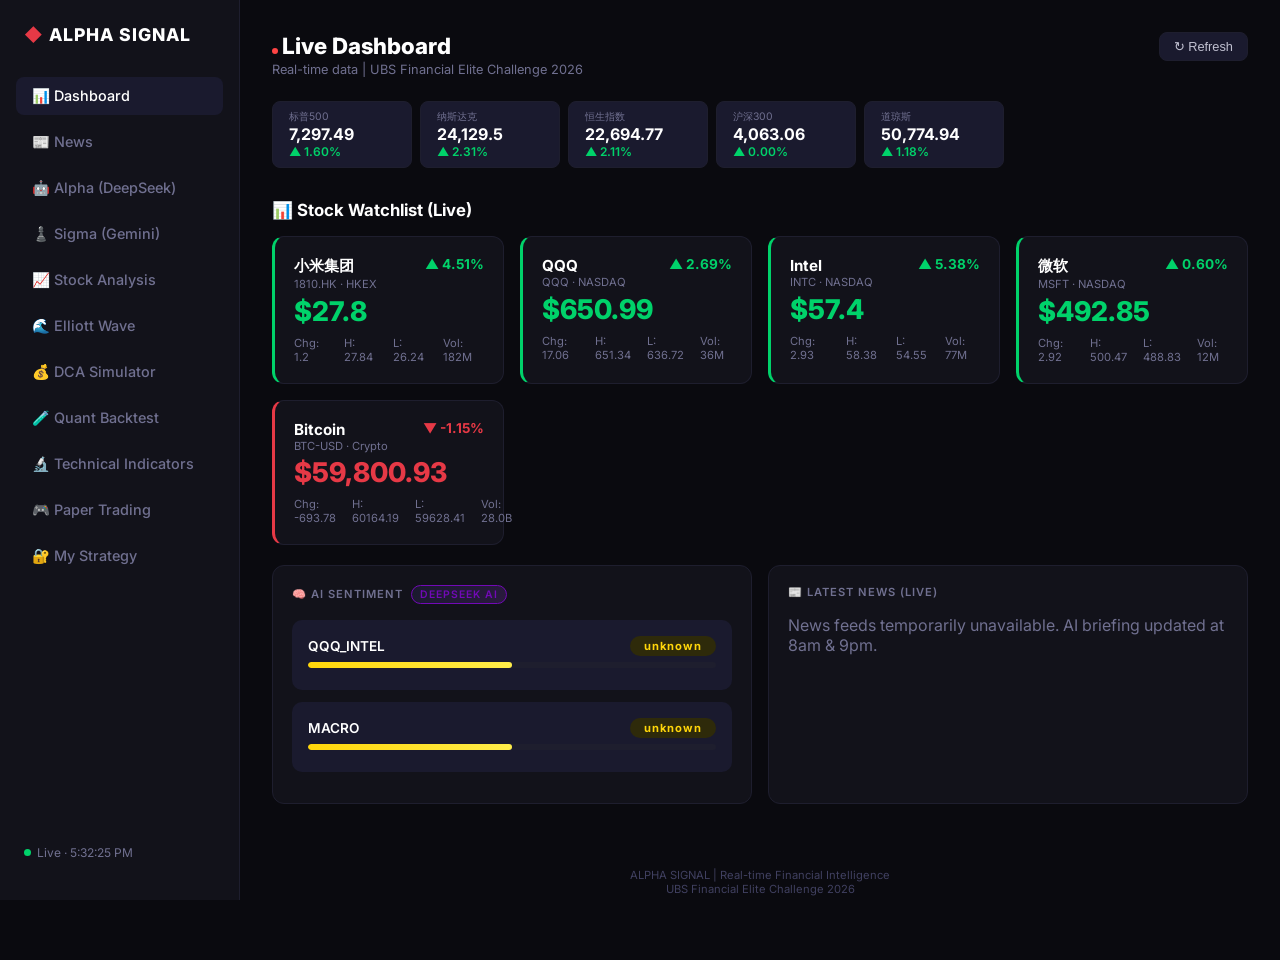
<file: docs/index.html>
<!DOCTYPE html>
<html lang="en">
<head>
<meta charset="UTF-8">
<meta name="viewport" content="width=device-width, initial-scale=1.0">
<title>Alpha Signal | AI Financial Intelligence</title>
<link href="https://fonts.googleapis.com/css2?family=Inter:wght@400;500;600;700;800&display=swap" rel="stylesheet">
<script src="https://cdn.plot.ly/plotly-2.35.2.min.js"></script>
<style>
:root{--bg:#0a0a0f;--bg2:#12121a;--card:#1a1a2e;--border:#1e1e2e;--border2:#2a2a3a;--txt:#fff;--txt2:#c0c0d0;--muted:#707090;--red:#e63946;--green:#00d26a;--blue:#4361ee;--yellow:#ffd60a;--purple:#7209b7}
*{margin:0;padding:0;box-sizing:border-box}
body{font-family:'Inter',sans-serif;background:var(--bg);color:var(--txt2);min-height:100vh;display:flex}
.sidebar{position:fixed;top:0;left:0;width:240px;height:100vh;background:var(--bg2);border-right:1px solid var(--border);padding:1.5rem 1rem;z-index:1000;transition:transform .3s ease;display:flex;flex-direction:column}
.sidebar-header{display:flex;justify-content:space-between;align-items:center;margin-bottom:2rem;padding:0 .5rem}
.logo{font-size:1.1rem;font-weight:800;color:var(--txt);letter-spacing:1px}.logo span{color:var(--red)}
.nav-links{display:flex;flex-direction:column;gap:8px;list-style:none;flex:1}
.nav-links a{color:var(--muted);text-decoration:none;padding:10px 16px;border-radius:8px;font-size:.9rem;font-weight:500;transition:.2s;cursor:pointer;display:flex;align-items:center;gap:10px}
.nav-links a:hover,.nav-links a.active{color:var(--txt);background:var(--card)}
.status{display:flex;align-items:center;gap:6px;font-size:.75rem;color:var(--muted);padding:1rem .5rem}
.dot{width:7px;height:7px;border-radius:50%;background:var(--green);animation:p 2s infinite}
@keyframes p{0%,100%{opacity:1}50%{opacity:.4}}
.main{padding:2rem;margin-left:240px;flex:1;max-width:1200px;width:calc(100% - 240px)}
.mobile-header{display:none}
.overlay{display:none}
.close-btn{display:none;background:none;border:none;color:var(--txt);font-size:1.5rem;cursor:pointer}
.g2{display:grid;grid-template-columns:1fr 1fr;gap:1rem}
.g3{display:grid;grid-template-columns:1fr 1fr 1fr;gap:1rem}
.g4{display:grid;grid-template-columns:repeat(auto-fit, minmax(220px, 1fr));gap:1rem}
.card{background:var(--bg2);border:1px solid var(--border);border-radius:12px;padding:1.2rem;transition:.2s}
.card:hover{border-color:var(--border2)}
.ct{font-size:.7rem;font-weight:600;color:var(--muted);text-transform:uppercase;letter-spacing:1px;margin-bottom:1rem;display:flex;align-items:center;gap:8px}
.sc{background:var(--bg2);border:1px solid var(--border);border-radius:12px;padding:1.2rem;border-left:3px solid var(--border2);transition:.2s}
.sc:hover{transform:translateY(-1px)}.sc.up{border-left-color:var(--green)}.sc.dn{border-left-color:var(--red)}
.sn{font-size:.95rem;font-weight:700;color:var(--txt)}.st{font-size:.7rem;color:var(--muted)}
.sp{font-size:1.7rem;font-weight:800;margin:.2rem 0}
.sm{display:flex;gap:1rem;margin-top:.5rem;font-size:.7rem;color:var(--muted)}
.up-c{color:var(--green)}.dn-c{color:var(--red)}
.ib{display:flex;gap:.5rem;overflow-x:auto;padding:.5rem 0}
.idx{background:var(--card);border:1px solid var(--border);border-radius:8px;padding:.5rem 1rem;min-width:140px;flex-shrink:0}
.idx .n{font-size:.65rem;color:var(--muted);text-transform:uppercase}.idx .v{font-size:1rem;font-weight:700;color:var(--txt)}.idx .c{font-size:.75rem;font-weight:600}
.ni{padding:.6rem 0;border-bottom:1px solid var(--border)}.ni:last-child{border:0}
.ni a{color:var(--txt2);text-decoration:none;font-size:.85rem;font-weight:500;line-height:1.4;display:block}.ni a:hover{color:var(--red)}
.ni .nm{font-size:.65rem;color:var(--muted);margin-top:2px}
.brief{background:var(--card);border-radius:10px;padding:1.5rem;line-height:1.8;font-size:.88rem;white-space:pre-wrap;max-height:600px;overflow-y:auto;color:var(--txt2)}
.brief::-webkit-scrollbar{width:5px}.brief::-webkit-scrollbar-thumb{background:var(--border2);border-radius:3px}
.tag{display:inline-block;background:var(--card);color:var(--muted);padding:2px 8px;border-radius:10px;font-size:.65rem;margin:2px}
.ai-b{display:inline-flex;align-items:center;gap:4px;background:linear-gradient(135deg,#1a1a2e,#2a1a3e);border:1px solid var(--purple);color:var(--purple);padding:2px 8px;border-radius:12px;font-size:.65rem;font-weight:600}
.tabs{display:flex;gap:4px;margin-bottom:.75rem;border-bottom:1px solid var(--border);padding-bottom:4px}
.tab{background:none;border:none;color:var(--muted);padding:6px 14px;font-size:.8rem;cursor:pointer;border-bottom:2px solid transparent;transition:.2s}
.tab:hover{color:var(--txt2)}.tab.active{color:var(--red);border-bottom-color:var(--red)}
.tc{display:none}.tc.active{display:block}
.sec{display:flex;justify-content:space-between;align-items:center;margin:1.5rem 0 1rem}
.sec-t{font-size:1.05rem;font-weight:700;color:var(--txt);display:flex;align-items:center;gap:8px}
.ph h1{font-size:1.4rem;font-weight:800;color:var(--txt);margin-bottom:.2rem}.ph p{color:var(--muted);font-size:.8rem}
.live-dot{display:inline-block;width:6px;height:6px;border-radius:50%;background:#ff4444;margin-right:4px;animation:p 1s infinite}
.sentc{background:var(--card);border-radius:10px;padding:1rem;margin-bottom:.75rem}
.sentbar{height:6px;background:var(--border);border-radius:3px;overflow:hidden;margin:6px 0}
.sentfill{height:100%;border-radius:3px}
.fb{background:linear-gradient(90deg,var(--green),#00ff88)}.fbe{background:linear-gradient(90deg,var(--red),#ff6b6b)}.fn{background:linear-gradient(90deg,var(--yellow),#ffed4a)}
.mood-badge{display:inline-block;padding:3px 14px;border-radius:20px;font-size:.7rem;font-weight:700;letter-spacing:1px}
.footer{text-align:center;padding:2rem;color:#404060;font-size:.7rem;margin-top:2rem}
.refresh-btn{background:var(--card);border:1px solid var(--border);color:var(--txt2);padding:6px 14px;border-radius:8px;font-size:.8rem;cursor:pointer;transition:.2s}
.refresh-btn:hover{background:var(--border2);color:var(--txt)}
/* Plotly mobile-friendly: enable touch gestures */
.js-plotly-plot, .plot-container, .svg-container { touch-action: none !important; }

@media(max-width:1100px){.g4{grid-template-columns:1fr 1fr}}
@media(max-width:900px){
  .g2,.g3,.g4{grid-template-columns:1fr}
  .sidebar{transform:translateX(-100%)}
  .sidebar.open{transform:translateX(0)}
  .main{margin-left:0;padding:1rem;margin-top:60px;width:100%}
  .mobile-header{display:flex;position:fixed;top:0;left:0;width:100%;height:60px;background:var(--bg2);border-bottom:1px solid var(--border);align-items:center;justify-content:space-between;padding:0 1rem;z-index:999}
  .menu-btn{background:none;border:none;color:var(--txt);font-size:1.5rem;cursor:pointer}
  .close-btn{display:block}
  .overlay.open{display:block;position:fixed;top:0;left:0;width:100%;height:100vh;background:rgba(0,0,0,0.5);z-index:998}
}
</style>
</head>
<body>

<!-- Mobile Header -->
<div class="mobile-header">
  <button class="menu-btn" onclick="toggleSidebar()">☰</button>
  <div class="logo"><span>◆</span> ALPHA</div>
  <div class="status"><div class="dot"></div><span id="ts-mobile">Live</span></div>
</div>

<!-- Sidebar -->
<aside class="sidebar" id="sidebar">
  <div class="sidebar-header">
    <div class="logo"><span>◆</span> ALPHA SIGNAL</div>
    <button class="close-btn" onclick="toggleSidebar()">×</button>
  </div>
  <ul class="nav-links">
    <li><a class="active" onclick="show('dash'); toggleSidebar()">📊 Dashboard</a></li>
    <li><a onclick="show('news'); toggleSidebar()">📰 News</a></li>
    <li><a onclick="show('briefing'); toggleSidebar()">🤖 Alpha (DeepSeek)</a></li>
    <li><a onclick="show('sigma'); toggleSidebar()">♟️ Sigma (Gemini)</a></li>
    <li><a onclick="show('analysis'); toggleSidebar()">📈 Stock Analysis</a></li>
    <li><a onclick="show('wave'); toggleSidebar()">🌊 Elliott Wave</a></li>
    <li><a onclick="show('dca'); toggleSidebar()">💰 DCA Simulator</a></li>
    <li><a onclick="show('backtest'); toggleSidebar()">🧪 Quant Backtest</a></li>
    <li><a onclick="show('indicators'); toggleSidebar()">🔬 Technical Indicators</a></li>
    <li><a onclick="show('trade'); toggleSidebar()">🎮 Paper Trading</a></li>
    <li><a onclick="show('strategy'); toggleSidebar()">🔐 My Strategy</a></li>
  </ul>
  <div class="status"><div class="dot"></div><span id="ts">Loading...</span></div>
</aside>

<!-- Overlay -->
<div class="overlay" id="overlay" onclick="toggleSidebar()"></div>

<div class="main">
  <!-- Dashboard -->
  <div id="page-dash">
    <div style="display:flex;justify-content:space-between;align-items:flex-start">
      <div class="ph"><h1><span class="live-dot"></span>Live Dashboard</h1><p>Real-time data | UBS Financial Elite Challenge 2026</p></div>
      <button class="refresh-btn" onclick="refreshAll()">↻ Refresh</button>
    </div>

    <div class="ib" id="idx-strip" style="margin-top:1rem"><div style="color:var(--muted)">Loading indices...</div></div>

    <div class="sec"><div class="sec-t">📊 Stock Watchlist (Live)</div></div>
    <div class="g4" id="stock-cards"><div style="color:var(--muted)">Fetching live prices...</div></div>

    <div class="g2" style="margin-top:1.2rem">
      <div class="card">
        <div class="ct">🧠 AI Sentiment <span class="ai-b">DeepSeek AI</span></div>
        <div id="sent-box"><div style="color:var(--muted)">Loading AI analysis...</div></div>
      </div>
      <div class="card">
        <div class="ct">📰 Latest News (Live)</div>
        <div id="news-brief"><div style="color:var(--muted)">Fetching news...</div></div>
      </div>
    </div>
  </div>

  <!-- News -->
  <div id="page-news" style="display:none">
    <div class="ph"><h1><span class="live-dot"></span>Live News Feed</h1><p>Real-time financial news</p></div>
    <div class="card">
      <div class="tabs">
        <button class="tab active" onclick="ntab(this,'n-all')">All</button>
        <button class="tab" onclick="ntab(this,'n-biz')">Business</button>
        <button class="tab" onclick="ntab(this,'n-tech')">Tech</button>
        <button class="tab" onclick="ntab(this,'n-mkt')">Markets</button>
      </div>
      <div id="n-all" class="tc active"></div>
      <div id="n-biz" class="tc"></div>
      <div id="n-tech" class="tc"></div>
      <div id="n-mkt" class="tc"></div>
    </div>
  </div>

  <!-- Briefing -->
  <div id="page-briefing" style="display:none">
    <div class="ph"><h1>Alpha Morning Briefing</h1><p>Alpha's daily market commentary <span class="ai-b">DeepSeek AI</span></p></div>
    <div id="ai-section">
      <div class="brief" id="brief-text">Loading Alpha briefing...</div>
      <div class="card" style="margin-top:1rem">
        <div class="ct">🔑 Key Themes</div>
        <div id="kw-box"></div>
      </div>
    </div>
  </div>

  <!-- Sigma Page -->
  <div id="page-sigma" style="display:none">
    <div class="ph"><h1>Sigma Institutional Briefing</h1><p>Elite quantitative strategy <span class="ai-b" style="border-color:var(--green);color:var(--green)">Gemini AI</span></p></div>
    <div class="mood-card" id="sigma-mood-box" style="background:linear-gradient(135deg,var(--card),#0a1a10);">
      <div class="mood-emoji" id="sigma-mood-emoji">...</div>
      <div class="mood-label" id="sigma-mood-vibe">Loading mood...</div>
      <div class="mood-badge" id="sigma-mood-badge" style="background:var(--card);color:var(--muted);">LOADING</div>
    </div>
    <div class="brief" id="sigma-brief-text">Loading Sigma briefing...</div>
  </div>

  <!-- Elliott Wave Page -->
  <div id="page-wave" style="display:none">
    <div class="ph"><h1>🌊 Elliott Wave Predictor</h1><p>Auto-detect Elliott Wave pattern + Fibonacci projection for any stock</p></div>

    <div class="card" style="margin-bottom:1rem">
      <div class="ct">⚙️ Stock Selection</div>
      <div style="display:flex;flex-wrap:wrap;gap:10px;align-items:center">
        <input id="wave-ticker" type="text" placeholder="Enter ticker (e.g. AAPL, MSFT, TSLA)" value="AAPL"
          style="background:var(--card);border:1px solid var(--border);color:var(--txt);padding:8px 14px;border-radius:8px;font-size:.9rem;width:240px">
        <select id="wave-period" style="background:var(--card);border:1px solid var(--border);color:var(--txt);padding:8px 14px;border-radius:8px;font-size:.9rem">
          <option value="6mo">6 Months</option>
          <option value="1y" selected>1 Year</option>
          <option value="2y">2 Years</option>
          <option value="5y">5 Years</option>
        </select>
        <select id="wave-sensitivity" style="background:var(--card);border:1px solid var(--border);color:var(--txt);padding:8px 14px;border-radius:8px;font-size:.9rem">
          <option value="3">Sensitivity: High (3%)</option>
          <option value="5" selected>Sensitivity: Medium (5%)</option>
          <option value="8">Sensitivity: Low (8%)</option>
        </select>
        <button class="refresh-btn" onclick="analyzeWave()" style="background:var(--red);color:#fff">🌊 Analyze Wave</button>
        <span style="font-size:.8rem;color:var(--muted)">Quick:</span>
        <button class="refresh-btn" onclick="quickWave('TSLA')">TSLA</button>
        <button class="refresh-btn" onclick="quickWave('NVDA')">NVDA</button>
        <button class="refresh-btn" onclick="quickWave('META')">META</button>
        <button class="refresh-btn" onclick="quickWave('GOOGL')">GOOGL</button>
        <button class="refresh-btn" onclick="quickWave('AMZN')">AMZN</button>
        <button class="refresh-btn" onclick="quickWave('SPY')">SPY</button>
      </div>
    </div>

    <div class="card" style="margin-bottom:1rem">
      <div id="wave-chart" style="height:600px;background:var(--bg2);border-radius:10px">
        <div style="text-align:center;padding:5rem;color:var(--muted)">Click "Analyze Wave" to detect Elliott Wave pattern</div>
      </div>
    </div>

    <div class="g2">
      <div class="card" style="border-left:3px solid var(--blue)">
        <div class="ct">📊 Current Wave Position</div>
        <div id="wave-position" style="font-size:.9rem;line-height:1.7;color:var(--txt2)">No analysis yet</div>
      </div>
      <div class="card" style="border-left:3px solid var(--green)">
        <div class="ct">🎯 Fibonacci Projection</div>
        <div id="wave-projection" style="font-size:.9rem;line-height:1.7;color:var(--txt2)">No analysis yet</div>
      </div>
    </div>

    <div class="card" style="margin-top:1rem;border-left:3px solid var(--purple)">
      <div class="ct">📚 Elliott Wave Theory Quick Guide</div>
      <div style="font-size:.85rem;line-height:1.7;color:var(--txt2)">
        <strong style="color:var(--green)">Impulse Waves (1→2→3→4→5):</strong> The main trend movement. Wave 3 is usually the longest. Wave 4 cannot enter Wave 1 territory.<br>
        <strong style="color:var(--red)">Corrective Waves (A→B→C):</strong> Counter-trend movement after impulse completes. Usually 50-78.6% retracement of waves 1-5.<br>
        <strong style="color:var(--yellow)">Fibonacci Targets:</strong> Wave 3 = 1.618× Wave 1; Wave 5 = 0.618× to 1× of Wave 1+3; Wave C = 1× Wave A.
      </div>
    </div>
  </div>

  <!-- DCA Simulator Page -->
  <div id="page-dca" style="display:none">
    <div class="ph"><h1>💰 DCA Simulator</h1><p>Dollar-Cost Averaging simulator. Test how regular investing into any stock would have performed.</p></div>

    <div class="card" style="margin-bottom:1rem">
      <div class="ct">⚙️ DCA Configuration</div>
      <div style="display:grid;grid-template-columns:repeat(auto-fit,minmax(200px,1fr));gap:.8rem;margin-bottom:.8rem">
        <div>
          <label style="font-size:.7rem;color:var(--muted);text-transform:uppercase;letter-spacing:1px">Stock Ticker</label>
          <input id="dca-ticker" type="text" value="AAPL" placeholder="AAPL"
            style="width:100%;background:var(--card);border:1px solid var(--border);color:var(--txt);padding:8px 12px;border-radius:8px;font-size:.95rem;margin-top:4px">
        </div>
        <div>
          <label style="font-size:.7rem;color:var(--muted);text-transform:uppercase;letter-spacing:1px">Frequency</label>
          <select id="dca-freq" style="width:100%;background:var(--card);border:1px solid var(--border);color:var(--txt);padding:8px 12px;border-radius:8px;font-size:.95rem;margin-top:4px">
            <option value="daily">Every Day</option>
            <option value="monthly" selected>Monthly (1st)</option>
            <option value="yearly">Yearly (Jan 1st)</option>
          </select>
        </div>
        <div>
          <label style="font-size:.7rem;color:var(--muted);text-transform:uppercase;letter-spacing:1px">Amount per Buy ($)</label>
          <input id="dca-amount" type="number" value="500" min="1"
            style="width:100%;background:var(--card);border:1px solid var(--border);color:var(--txt);padding:8px 12px;border-radius:8px;font-size:.95rem;margin-top:4px">
        </div>
        <div>
          <label style="font-size:.7rem;color:var(--muted);text-transform:uppercase;letter-spacing:1px">Fee per Buy ($)</label>
          <input id="dca-fee" type="number" value="1" min="0" step="0.01"
            style="width:100%;background:var(--card);border:1px solid var(--border);color:var(--txt);padding:8px 12px;border-radius:8px;font-size:.95rem;margin-top:4px">
        </div>
        <div>
          <label style="font-size:.7rem;color:var(--muted);text-transform:uppercase;letter-spacing:1px">Start Date</label>
          <input id="dca-start" type="date" value="2020-01-01"
            style="width:100%;background:var(--card);border:1px solid var(--border);color:var(--txt);padding:8px 12px;border-radius:8px;font-size:.95rem;margin-top:4px;color-scheme:dark">
        </div>
        <div>
          <label style="font-size:.7rem;color:var(--muted);text-transform:uppercase;letter-spacing:1px">End Date</label>
          <input id="dca-end" type="date"
            style="width:100%;background:var(--card);border:1px solid var(--border);color:var(--txt);padding:8px 12px;border-radius:8px;font-size:.95rem;margin-top:4px;color-scheme:dark">
        </div>
      </div>
      <div style="display:flex;flex-wrap:wrap;gap:8px;align-items:center">
        <button class="refresh-btn" onclick="runDCA()" style="background:var(--red);color:#fff;font-weight:600">📈 Run Simulation</button>
        <span style="font-size:.8rem;color:var(--muted);margin-left:.5rem">Quick:</span>
        <button class="refresh-btn" onclick="quickDCA('AAPL')">AAPL</button>
        <button class="refresh-btn" onclick="quickDCA('SPY')">SPY (S&P 500)</button>
        <button class="refresh-btn" onclick="quickDCA('QQQ')">QQQ</button>
        <button class="refresh-btn" onclick="quickDCA('TSLA')">TSLA</button>
        <button class="refresh-btn" onclick="quickDCA('NVDA')">NVDA</button>
        <button class="refresh-btn" onclick="quickDCA('BRK-B')">BRK-B</button>
      </div>
    </div>

    <!-- Summary Cards -->
    <div id="dca-summary" style="display:none;margin-bottom:1rem">
      <div style="display:grid;grid-template-columns:repeat(auto-fit,minmax(180px,1fr));gap:.8rem">
        <div class="card" style="border-left:3px solid var(--blue)">
          <div style="font-size:.7rem;color:var(--muted);text-transform:uppercase">Total Invested</div>
          <div id="dca-invested" style="font-size:1.5rem;font-weight:800;color:var(--txt);margin-top:4px">-</div>
          <div id="dca-buys" style="font-size:.75rem;color:var(--muted);margin-top:2px">- buys</div>
        </div>
        <div class="card" style="border-left:3px solid var(--yellow)">
          <div style="font-size:.7rem;color:var(--muted);text-transform:uppercase">Total Fees</div>
          <div id="dca-fees" style="font-size:1.5rem;font-weight:800;color:var(--txt);margin-top:4px">-</div>
          <div id="dca-fees-pct" style="font-size:.75rem;color:var(--muted);margin-top:2px">- of invested</div>
        </div>
        <div class="card" style="border-left:3px solid var(--green)" id="dca-final-card">
          <div style="font-size:.7rem;color:var(--muted);text-transform:uppercase">Final Value</div>
          <div id="dca-final" style="font-size:1.5rem;font-weight:800;color:var(--txt);margin-top:4px">-</div>
          <div id="dca-shares" style="font-size:.75rem;color:var(--muted);margin-top:2px">- shares</div>
        </div>
        <div class="card" style="border-left:3px solid var(--green)" id="dca-return-card">
          <div style="font-size:.7rem;color:var(--muted);text-transform:uppercase">Total Return</div>
          <div id="dca-return" style="font-size:1.5rem;font-weight:800;margin-top:4px">-</div>
          <div id="dca-return-abs" style="font-size:.75rem;color:var(--muted);margin-top:2px">-</div>
        </div>
        <div class="card" style="border-left:3px solid var(--purple)">
          <div style="font-size:.7rem;color:var(--muted);text-transform:uppercase">Annualized (CAGR)</div>
          <div id="dca-cagr" style="font-size:1.5rem;font-weight:800;color:var(--txt);margin-top:4px">-</div>
          <div id="dca-years" style="font-size:.75rem;color:var(--muted);margin-top:2px">- years</div>
        </div>
        <div class="card" style="border-left:3px solid var(--blue)">
          <div style="font-size:.7rem;color:var(--muted);text-transform:uppercase">Avg Buy Price</div>
          <div id="dca-avgcost" style="font-size:1.5rem;font-weight:800;color:var(--txt);margin-top:4px">-</div>
          <div id="dca-currprice" style="font-size:.75rem;color:var(--muted);margin-top:2px">vs current: -</div>
        </div>
      </div>
    </div>

    <div class="card" style="margin-bottom:1rem">
      <div class="ct">📊 Performance Chart <span style="font-size:.7rem;color:var(--muted);font-weight:400;margin-left:1rem;text-transform:none;letter-spacing:0">💡 Click on legend items to hide/show lines</span></div>
      <div id="dca-chart" style="height:550px;background:var(--bg2);border-radius:10px">
        <div style="text-align:center;padding:5rem;color:var(--muted)">Configure parameters above and click "Run Simulation"</div>
      </div>
    </div>

    <div class="card" style="border-left:3px solid var(--purple)">
      <div class="ct">📚 What is DCA (Dollar-Cost Averaging)?</div>
      <div style="font-size:.85rem;line-height:1.7;color:var(--txt2)">
        <strong style="color:var(--green)">DCA</strong> means investing a fixed amount at regular intervals, regardless of price. This smooths out volatility - you buy more shares when prices are low and fewer when prices are high. Used by retail investors, 401k plans, and even Warren Buffett's recommendation for most people.<br><br>
        <strong style="color:var(--yellow)">⚠️ Note:</strong> Past performance does not guarantee future results. This simulator uses historical price data only and does not include dividends, taxes, or stock splits' adjusted prices automatically (Yahoo's adjusted close handles splits but not always perfectly).
      </div>
    </div>
  </div>

  <!-- Quant Backtest Page -->
  <div id="page-backtest" style="display:none">
    <div class="ph"><h1>🧪 Quant Backtest Lab</h1><p>TradingView-style strategy testing: input any ticker, choose a strategy, and inspect equity curve, drawdown, trades, win rate and risk metrics.</p></div>

    <div class="card" style="margin-bottom:1rem">
      <div class="ct">⚙️ Backtest Settings</div>
      <div style="display:grid;grid-template-columns:repeat(auto-fit,minmax(160px,1fr));gap:12px;margin-bottom:1rem">
        <div>
          <label style="font-size:.7rem;color:var(--muted);text-transform:uppercase;letter-spacing:1px">Ticker / 股票代码</label>
          <input id="bt-ticker" type="text" value="1810.HK" placeholder="700 / 1810 / 600519 / QQQ"
            style="width:100%;background:var(--card);border:1px solid var(--border);color:var(--txt);padding:8px 12px;border-radius:8px;font-size:.95rem;margin-top:4px">
        </div>
        <div>
          <label style="font-size:.7rem;color:var(--muted);text-transform:uppercase;letter-spacing:1px">Strategy</label>
          <select id="bt-strategy" style="width:100%;background:var(--card);border:1px solid var(--border);color:var(--txt);padding:8px 12px;border-radius:8px;font-size:.95rem;margin-top:4px">
            <option value="ma_cross">MA Cross 均线交叉</option>
            <option value="rsi_reversion">RSI Mean Reversion 均值回归</option>
            <option value="donchian_breakout">Donchian Breakout 唐奇安突破</option>
            <option value="macd_trend">MACD Trend MACD趋势</option>
            <option value="boll_reversion">Bollinger Reversion 布林回归</option>
          </select>
        </div>
        <div>
          <label style="font-size:.7rem;color:var(--muted);text-transform:uppercase;letter-spacing:1px">Initial Capital ($)</label>
          <input id="bt-capital" type="number" value="10000" min="100"
            style="width:100%;background:var(--card);border:1px solid var(--border);color:var(--txt);padding:8px 12px;border-radius:8px;font-size:.95rem;margin-top:4px">
        </div>
        <div>
          <label style="font-size:.7rem;color:var(--muted);text-transform:uppercase;letter-spacing:1px">Fee per Trade (%)</label>
          <input id="bt-fee" type="number" value="0.10" min="0" step="0.01"
            style="width:100%;background:var(--card);border:1px solid var(--border);color:var(--txt);padding:8px 12px;border-radius:8px;font-size:.95rem;margin-top:4px">
        </div>
        <div>
          <label style="font-size:.7rem;color:var(--muted);text-transform:uppercase;letter-spacing:1px">Start Date</label>
          <input id="bt-start" type="date" value="2022-01-01"
            style="width:100%;background:var(--card);border:1px solid var(--border);color:var(--txt);padding:8px 12px;border-radius:8px;font-size:.95rem;margin-top:4px;color-scheme:dark">
        </div>
        <div>
          <label style="font-size:.7rem;color:var(--muted);text-transform:uppercase;letter-spacing:1px">End Date</label>
          <input id="bt-end" type="date"
            style="width:100%;background:var(--card);border:1px solid var(--border);color:var(--txt);padding:8px 12px;border-radius:8px;font-size:.95rem;margin-top:4px;color-scheme:dark">
        </div>
      </div>
      <div style="display:flex;flex-wrap:wrap;gap:8px;align-items:center">
        <button class="refresh-btn" onclick="runBacktest()" style="background:var(--red);color:#fff;font-weight:600">▶ Run Backtest</button>
        <span style="font-size:.8rem;color:var(--muted);margin-left:.5rem">Quick:</span>
        <button class="refresh-btn" onclick="quickBacktest('1810.HK')">小米</button>
        <button class="refresh-btn" onclick="quickBacktest('0700.HK')">腾讯</button>
        <button class="refresh-btn" onclick="quickBacktest('600519.SS')">茅台</button>
        <button class="refresh-btn" onclick="quickBacktest('300750.SZ')">宁德</button>
        <button class="refresh-btn" onclick="quickBacktest('QQQ')">QQQ</button>
      </div>
      <p style="font-size:.78rem;color:var(--muted);margin-top:.75rem">Input helper: 700 → 0700.HK, 1810 → 1810.HK, 600519 → 600519.SS, 300750 → 300750.SZ.</p>
    </div>

    <div id="bt-summary" style="display:none;margin-bottom:1rem">
      <div style="display:grid;grid-template-columns:repeat(auto-fit,minmax(160px,1fr));gap:.8rem">
        <div class="card" style="border-left:3px solid var(--green)"><div style="font-size:.7rem;color:var(--muted);text-transform:uppercase">Total Return</div><div id="bt-return" style="font-size:1.45rem;font-weight:800;margin-top:4px">-</div></div>
        <div class="card" style="border-left:3px solid var(--red)"><div style="font-size:.7rem;color:var(--muted);text-transform:uppercase">Max Drawdown</div><div id="bt-dd" style="font-size:1.45rem;font-weight:800;color:var(--red);margin-top:4px">-</div></div>
        <div class="card" style="border-left:3px solid var(--blue)"><div style="font-size:.7rem;color:var(--muted);text-transform:uppercase">Win Rate</div><div id="bt-win" style="font-size:1.45rem;font-weight:800;color:var(--txt);margin-top:4px">-</div></div>
        <div class="card" style="border-left:3px solid var(--yellow)"><div style="font-size:.7rem;color:var(--muted);text-transform:uppercase">Trades</div><div id="bt-trades" style="font-size:1.45rem;font-weight:800;color:var(--txt);margin-top:4px">-</div></div>
        <div class="card" style="border-left:3px solid var(--purple)"><div style="font-size:.7rem;color:var(--muted);text-transform:uppercase">Sharpe (daily)</div><div id="bt-sharpe" style="font-size:1.45rem;font-weight:800;color:var(--txt);margin-top:4px">-</div></div>
        <div class="card" style="border-left:3px solid var(--green)"><div style="font-size:.7rem;color:var(--muted);text-transform:uppercase">Buy & Hold</div><div id="bt-bh" style="font-size:1.45rem;font-weight:800;color:var(--txt);margin-top:4px">-</div></div>
      </div>
    </div>

    <div class="card" style="margin-bottom:1rem">
      <div class="ct">📈 Equity Curve / Buy-Sell Signals</div>
      <div id="bt-chart" style="height:560px;background:var(--bg2);border-radius:10px">
        <div style="text-align:center;padding:5rem;color:var(--muted)">Configure parameters and click "Run Backtest"</div>
      </div>
    </div>

    <div class="card" style="margin-bottom:1rem">
      <div class="ct">📋 Trade Log</div>
      <div id="bt-log" style="overflow-x:auto;color:var(--txt2);font-size:.82rem">
        <div style="color:var(--muted)">No trades yet.</div>
      </div>
    </div>
  </div>

  <!-- Technical Indicators Page -->
  <div id="page-indicators" style="display:none">
    <div class="ph"><h1>🔬 Technical Indicators Lab</h1><p>Comprehensive technical analysis: MACD, RSI, KDJ, Bollinger Bands, Volume, MA Cross, 缠论 (Chan Theory), Pattern Detection</p></div>

    <div class="card" style="margin-bottom:1rem">
      <div class="ct">⚙️ Configure Analysis</div>
      <div style="display:flex;flex-wrap:wrap;gap:10px;align-items:center">
        <input id="ind-ticker" type="text" placeholder="Ticker (e.g. AAPL)" value="AAPL"
          style="background:var(--card);border:1px solid var(--border);color:var(--txt);padding:8px 14px;border-radius:8px;font-size:.9rem;width:200px">
        <select id="ind-period" style="background:var(--card);border:1px solid var(--border);color:var(--txt);padding:8px 14px;border-radius:8px;font-size:.9rem">
          <option value="3mo">3 Months</option>
          <option value="6mo" selected>6 Months</option>
          <option value="1y">1 Year</option>
          <option value="2y">2 Years</option>
        </select>
        <button class="refresh-btn" onclick="analyzeIndicators()" style="background:var(--red);color:#fff;font-weight:600">🔬 Analyze All Indicators</button>
        <span style="font-size:.8rem;color:var(--muted);margin-left:.5rem">Quick:</span>
        <button class="refresh-btn" onclick="quickInd('AAPL')">AAPL</button>
        <button class="refresh-btn" onclick="quickInd('TSLA')">TSLA</button>
        <button class="refresh-btn" onclick="quickInd('NVDA')">NVDA</button>
        <button class="refresh-btn" onclick="quickInd('SPY')">SPY</button>
        <button class="refresh-btn" onclick="quickInd('1810.HK')">小米</button>
      </div>
    </div>

    <!-- Overall Summary -->
    <div id="ind-summary" style="display:none;margin-bottom:1rem">
      <div class="card" style="background:linear-gradient(135deg,var(--card),var(--bg2));border:2px solid var(--border)">
        <div class="ct">🎯 Overall Signal Summary</div>
        <div id="ind-overall" style="font-size:.95rem;line-height:1.8"></div>
      </div>
    </div>

    <div id="ind-results" style="display:none">
      <!-- 1. MACD -->
      <div class="card" style="margin-bottom:1rem;border-left:4px solid var(--blue)">
        <div style="display:flex;justify-content:space-between;align-items:flex-start;flex-wrap:wrap;gap:8px;margin-bottom:.8rem">
          <div>
            <div style="font-size:1.1rem;font-weight:700;color:var(--txt)">📊 MACD (Moving Average Convergence Divergence)</div>
            <div style="font-size:.78rem;color:var(--muted);margin-top:2px">EMA(12) − EMA(26), Signal=EMA(9). Detects trend changes via crossovers.</div>
          </div>
          <span id="signal-macd" class="mood-badge"></span>
        </div>
        <div id="chart-macd" style="height:380px;background:var(--bg2);border-radius:10px"></div>
        <div id="reason-macd" style="margin-top:.8rem;font-size:.85rem;color:var(--txt2);line-height:1.6;padding:.8rem;background:var(--card);border-radius:8px"></div>
      </div>

      <!-- 2. RSI -->
      <div class="card" style="margin-bottom:1rem;border-left:4px solid var(--purple)">
        <div style="display:flex;justify-content:space-between;align-items:flex-start;flex-wrap:wrap;gap:8px;margin-bottom:.8rem">
          <div>
            <div style="font-size:1.1rem;font-weight:700;color:var(--txt)">⚡ RSI (Relative Strength Index)</div>
            <div style="font-size:.78rem;color:var(--muted);margin-top:2px">14-period momentum. >70=overbought, <30=oversold. Divergence is strongest signal.</div>
          </div>
          <span id="signal-rsi" class="mood-badge"></span>
        </div>
        <div id="chart-rsi" style="height:280px;background:var(--bg2);border-radius:10px"></div>
        <div id="reason-rsi" style="margin-top:.8rem;font-size:.85rem;color:var(--txt2);line-height:1.6;padding:.8rem;background:var(--card);border-radius:8px"></div>
      </div>

      <!-- 3. KDJ -->
      <div class="card" style="margin-bottom:1rem;border-left:4px solid var(--yellow)">
        <div style="display:flex;justify-content:space-between;align-items:flex-start;flex-wrap:wrap;gap:8px;margin-bottom:.8rem">
          <div>
            <div style="font-size:1.1rem;font-weight:700;color:var(--txt)">📈 KDJ (Stochastic Oscillator)</div>
            <div style="font-size:.78rem;color:var(--muted);margin-top:2px">中国常用动量指标。K&D 在底部金叉=买; 顶部死叉=卖. J<0 极度超卖, J>100 极度超买.</div>
          </div>
          <span id="signal-kdj" class="mood-badge"></span>
        </div>
        <div id="chart-kdj" style="height:280px;background:var(--bg2);border-radius:10px"></div>
        <div id="reason-kdj" style="margin-top:.8rem;font-size:.85rem;color:var(--txt2);line-height:1.6;padding:.8rem;background:var(--card);border-radius:8px"></div>
      </div>

      <!-- 4. Bollinger Bands -->
      <div class="card" style="margin-bottom:1rem;border-left:4px solid var(--green)">
        <div style="display:flex;justify-content:space-between;align-items:flex-start;flex-wrap:wrap;gap:8px;margin-bottom:.8rem">
          <div>
            <div style="font-size:1.1rem;font-weight:700;color:var(--txt)">📉 Bollinger Bands (布林带)</div>
            <div style="font-size:.78rem;color:var(--muted);margin-top:2px">20-day MA ± 2σ. Squeeze = breakout coming. Touching upper = strong, touching lower = weakness.</div>
          </div>
          <span id="signal-boll" class="mood-badge"></span>
        </div>
        <div id="chart-boll" style="height:380px;background:var(--bg2);border-radius:10px"></div>
        <div id="reason-boll" style="margin-top:.8rem;font-size:.85rem;color:var(--txt2);line-height:1.6;padding:.8rem;background:var(--card);border-radius:8px"></div>
      </div>

      <!-- 5. Volume -->
      <div class="card" style="margin-bottom:1rem;border-left:4px solid #ff6b6b">
        <div style="display:flex;justify-content:space-between;align-items:flex-start;flex-wrap:wrap;gap:8px;margin-bottom:.8rem">
          <div>
            <div style="font-size:1.1rem;font-weight:700;color:var(--txt)">📊 Volume Analysis (放量/缩量)</div>
            <div style="font-size:.78rem;color:var(--muted);margin-top:2px">放量 = volume > 2× MA20 (institutional activity). 缩量 = consolidation. OBV confirms trend.</div>
          </div>
          <span id="signal-volume" class="mood-badge"></span>
        </div>
        <div id="chart-volume" style="height:380px;background:var(--bg2);border-radius:10px"></div>
        <div id="reason-volume" style="margin-top:.8rem;font-size:.85rem;color:var(--txt2);line-height:1.6;padding:.8rem;background:var(--card);border-radius:8px"></div>
      </div>

      <!-- 6. Moving Averages -->
      <div class="card" style="margin-bottom:1rem;border-left:4px solid #4361ee">
        <div style="display:flex;justify-content:space-between;align-items:flex-start;flex-wrap:wrap;gap:8px;margin-bottom:.8rem">
          <div>
            <div style="font-size:1.1rem;font-weight:700;color:var(--txt)">📐 Moving Averages (均线系统)</div>
            <div style="font-size:.78rem;color:var(--muted);margin-top:2px">MA5/10/20/50/200. Golden Cross (50↑200) = 大牛市. Death Cross (50↓200) = 大熊市.</div>
          </div>
          <span id="signal-ma" class="mood-badge"></span>
        </div>
        <div id="chart-ma" style="height:420px;background:var(--bg2);border-radius:10px"></div>
        <div id="reason-ma" style="margin-top:.8rem;font-size:.85rem;color:var(--txt2);line-height:1.6;padding:.8rem;background:var(--card);border-radius:8px"></div>
      </div>

      <!-- 7. Chan Theory (缠论) -->
      <div class="card" style="margin-bottom:1rem;border-left:4px solid #7209b7">
        <div style="display:flex;justify-content:space-between;align-items:flex-start;flex-wrap:wrap;gap:8px;margin-bottom:.8rem">
          <div>
            <div style="font-size:1.1rem;font-weight:700;color:var(--txt)">🧩 缠论 (Chan Theory) Simplified</div>
            <div style="font-size:.78rem;color:var(--muted);margin-top:2px">缠中说禅理论。识别"笔"(strokes) 和"中枢"(consolidation zones)。中枢突破=trend continues, 反向=reversal.</div>
          </div>
          <span id="signal-chan" class="mood-badge"></span>
        </div>
        <div id="chart-chan" style="height:420px;background:var(--bg2);border-radius:10px"></div>
        <div id="reason-chan" style="margin-top:.8rem;font-size:.85rem;color:var(--txt2);line-height:1.6;padding:.8rem;background:var(--card);border-radius:8px"></div>
      </div>

      <!-- 8. Pattern Detection -->
      <div class="card" style="margin-bottom:1rem;border-left:4px solid var(--red)">
        <div style="display:flex;justify-content:space-between;align-items:flex-start;flex-wrap:wrap;gap:8px;margin-bottom:.8rem">
          <div>
            <div style="font-size:1.1rem;font-weight:700;color:var(--txt)">🎨 Chart Patterns (经典形态)</div>
            <div style="font-size:.78rem;color:var(--muted);margin-top:2px">Auto-detect: 头肩顶/底, 双顶/双底, 三角形, support/resistance levels.</div>
          </div>
          <span id="signal-pattern" class="mood-badge"></span>
        </div>
        <div id="chart-pattern" style="height:420px;background:var(--bg2);border-radius:10px"></div>
        <div id="reason-pattern" style="margin-top:.8rem;font-size:.85rem;color:var(--txt2);line-height:1.6;padding:.8rem;background:var(--card);border-radius:8px"></div>
      </div>

      <!-- 9. ADX Trend Strength -->
      <div class="card" style="margin-bottom:1rem;border-left:4px solid #06b6d4">
        <div style="display:flex;justify-content:space-between;align-items:flex-start;flex-wrap:wrap;gap:8px;margin-bottom:.8rem">
          <div>
            <div style="font-size:1.1rem;font-weight:700;color:var(--txt)">🧭 ADX / DMI 趋势强度</div>
            <div style="font-size:.78rem;color:var(--muted);margin-top:2px">ADX 衡量趋势强弱，+DI/-DI 判断方向。ADX>25=有趋势，>40=强趋势。</div>
          </div>
          <span id="signal-adx" class="mood-badge"></span>
        </div>
        <div id="chart-adx" style="height:320px;background:var(--bg2);border-radius:10px"></div>
        <div id="reason-adx" style="margin-top:.8rem;font-size:.85rem;color:var(--txt2);line-height:1.6;padding:.8rem;background:var(--card);border-radius:8px"></div>
      </div>

      <!-- 10. ATR Risk Management -->
      <div class="card" style="margin-bottom:1rem;border-left:4px solid #f97316">
        <div style="display:flex;justify-content:space-between;align-items:flex-start;flex-wrap:wrap;gap:8px;margin-bottom:.8rem">
          <div>
            <div style="font-size:1.1rem;font-weight:700;color:var(--txt)">🛡️ ATR 风控止损策略</div>
            <div style="font-size:.78rem;color:var(--muted);margin-top:2px">ATR 衡量真实波动。用 2×ATR 做动态止损，避免被日内噪音洗出去。</div>
          </div>
          <span id="signal-atr" class="mood-badge"></span>
        </div>
        <div id="chart-atr" style="height:360px;background:var(--bg2);border-radius:10px"></div>
        <div id="reason-atr" style="margin-top:.8rem;font-size:.85rem;color:var(--txt2);line-height:1.6;padding:.8rem;background:var(--card);border-radius:8px"></div>
      </div>

      <!-- 11. Ichimoku Cloud -->
      <div class="card" style="margin-bottom:1rem;border-left:4px solid #22c55e">
        <div style="display:flex;justify-content:space-between;align-items:flex-start;flex-wrap:wrap;gap:8px;margin-bottom:.8rem">
          <div>
            <div style="font-size:1.1rem;font-weight:700;color:var(--txt)">☁️ Ichimoku Cloud 一目均衡表</div>
            <div style="font-size:.78rem;color:var(--muted);margin-top:2px">价格在云上=多头；云下=空头；转折线/基准线交叉提供入场信号。</div>
          </div>
          <span id="signal-ichi" class="mood-badge"></span>
        </div>
        <div id="chart-ichi" style="height:420px;background:var(--bg2);border-radius:10px"></div>
        <div id="reason-ichi" style="margin-top:.8rem;font-size:.85rem;color:var(--txt2);line-height:1.6;padding:.8rem;background:var(--card);border-radius:8px"></div>
      </div>

      <!-- 12. Donchian Breakout -->
      <div class="card" style="margin-bottom:1rem;border-left:4px solid #a855f7">
        <div style="display:flex;justify-content:space-between;align-items:flex-start;flex-wrap:wrap;gap:8px;margin-bottom:.8rem">
          <div>
            <div style="font-size:1.1rem;font-weight:700;color:var(--txt)">🐢 Donchian / Turtle Breakout 唐奇安突破</div>
            <div style="font-size:.78rem;color:var(--muted);margin-top:2px">20日通道突破用于海龟交易法；上轨突破追多，下轨跌破止损/做空。</div>
          </div>
          <span id="signal-donchian" class="mood-badge"></span>
        </div>
        <div id="chart-donchian" style="height:380px;background:var(--bg2);border-radius:10px"></div>
        <div id="reason-donchian" style="margin-top:.8rem;font-size:.85rem;color:var(--txt2);line-height:1.6;padding:.8rem;background:var(--card);border-radius:8px"></div>
      </div>

      <!-- 13. VWAP / Mean Reversion -->
      <div class="card" style="margin-bottom:1rem;border-left:4px solid #14b8a6">
        <div style="display:flex;justify-content:space-between;align-items:flex-start;flex-wrap:wrap;gap:8px;margin-bottom:.8rem">
          <div>
            <div style="font-size:1.1rem;font-weight:700;color:var(--txt)">⚖️ Anchored VWAP / 均价回归</div>
            <div style="font-size:.78rem;color:var(--muted);margin-top:2px">从区间起点计算成交量加权均价。价格远离 VWAP 代表趋势过热或回归机会。</div>
          </div>
          <span id="signal-vwap" class="mood-badge"></span>
        </div>
        <div id="chart-vwap" style="height:380px;background:var(--bg2);border-radius:10px"></div>
        <div id="reason-vwap" style="margin-top:.8rem;font-size:.85rem;color:var(--txt2);line-height:1.6;padding:.8rem;background:var(--card);border-radius:8px"></div>
      </div>

      <!-- 14. Strategy Matrix -->
      <div class="card" style="margin-bottom:1rem;border-left:4px solid var(--yellow)">
        <div style="display:flex;justify-content:space-between;align-items:flex-start;flex-wrap:wrap;gap:8px;margin-bottom:.8rem">
          <div>
            <div style="font-size:1.1rem;font-weight:700;color:var(--txt)">🧠 Strategy Matrix 多策略交易矩阵</div>
            <div style="font-size:.78rem;color:var(--muted);margin-top:2px">把趋势、动量、突破、均值回归、风控合成一个可执行交易计划。</div>
          </div>
          <span id="signal-strategy" class="mood-badge"></span>
        </div>
        <div id="reason-strategy" style="font-size:.88rem;color:var(--txt2);line-height:1.8;padding:1rem;background:var(--card);border-radius:8px"></div>
      </div>
    </div>

    <div id="ind-loading" style="display:none;padding:5rem;text-align:center;color:var(--muted)">
      <div style="font-size:2rem;margin-bottom:1rem">🔬</div>
      <div>Analyzing all indicators...<br>This may take 5-10 seconds.</div>
    </div>
  </div>

  <!-- Paper Trading Page -->
  <div id="page-trade" style="display:none">
    <div class="ph"><h1>🎮 Paper Trading & Leaderboard</h1><p>Create an account, get 100,000 HKD, buy/sell any A-share / HK / US stock. PnL recalculates as quotes refresh.</p></div>

    <div id="trade-auth" style="margin-bottom:1rem">
      <div class="card">
        <div class="ct">🔐 Account</div>
        <div style="display:grid;grid-template-columns:repeat(auto-fit,minmax(180px,1fr));gap:12px">
          <div>
            <label style="font-size:.7rem;color:var(--muted);text-transform:uppercase;letter-spacing:1px">Username</label>
            <input id="tr-user" type="text" placeholder="例如 alpha_trader"
              style="width:100%;background:var(--card);border:1px solid var(--border);color:var(--txt);padding:8px 12px;border-radius:8px;font-size:.95rem;margin-top:4px">
          </div>
          <div>
            <label style="font-size:.7rem;color:var(--muted);text-transform:uppercase;letter-spacing:1px">Password</label>
            <input id="tr-pass" type="password" placeholder="至少6位"
              style="width:100%;background:var(--card);border:1px solid var(--border);color:var(--txt);padding:8px 12px;border-radius:8px;font-size:.95rem;margin-top:4px">
          </div>
          <div style="display:flex;align-items:flex-end;gap:8px">
            <button class="refresh-btn" onclick="trLogin()" style="background:var(--red);color:#fff;font-weight:600">Login</button>
            <button class="refresh-btn" onclick="trRegister()">Sign Up</button>
          </div>
        </div>
        <p style="font-size:.78rem;color:var(--muted);margin-top:.6rem">Accounts are stored locally in this browser. Use Export / Import below to move them across devices.</p>
      </div>
    </div>

    <div id="trade-panel" style="display:none">
      <div style="display:grid;grid-template-columns:repeat(auto-fit,minmax(160px,1fr));gap:.8rem;margin-bottom:1rem">
        <div class="card" style="border-left:3px solid var(--blue)"><div style="font-size:.7rem;color:var(--muted);text-transform:uppercase">User</div><div id="tr-current" style="font-size:1.2rem;font-weight:800;color:var(--txt);margin-top:4px">-</div></div>
        <div class="card" style="border-left:3px solid var(--green)"><div style="font-size:.7rem;color:var(--muted);text-transform:uppercase">Cash (HKD)</div><div id="tr-cash" style="font-size:1.45rem;font-weight:800;color:var(--txt);margin-top:4px">-</div></div>
        <div class="card" style="border-left:3px solid var(--yellow)"><div style="font-size:.7rem;color:var(--muted);text-transform:uppercase">Holdings Value (HKD)</div><div id="tr-holdings" style="font-size:1.45rem;font-weight:800;color:var(--txt);margin-top:4px">-</div></div>
        <div class="card" style="border-left:3px solid var(--purple)"><div style="font-size:.7rem;color:var(--muted);text-transform:uppercase">Total Equity (HKD)</div><div id="tr-equity" style="font-size:1.45rem;font-weight:800;color:var(--txt);margin-top:4px">-</div></div>
        <div class="card" style="border-left:3px solid var(--green)"><div style="font-size:.7rem;color:var(--muted);text-transform:uppercase">Total Return</div><div id="tr-return" style="font-size:1.45rem;font-weight:800;margin-top:4px">-</div></div>
      </div>

      <div class="card" style="margin-bottom:1rem">
        <div class="ct">💱 FX Rates (auto)</div>
        <div id="tr-fx" style="font-size:.85rem;color:var(--txt2)">Loading...</div>
      </div>

      <div class="card" style="margin-bottom:1rem">
        <div class="ct">📝 Place Order</div>
        <div style="display:grid;grid-template-columns:repeat(auto-fit,minmax(150px,1fr));gap:12px;margin-bottom:.6rem">
          <div>
            <label style="font-size:.7rem;color:var(--muted);text-transform:uppercase;letter-spacing:1px">Ticker</label>
            <input id="tr-ticker" type="text" placeholder="700 / 1810 / 600519 / QQQ"
              style="width:100%;background:var(--card);border:1px solid var(--border);color:var(--txt);padding:8px 12px;border-radius:8px;font-size:.95rem;margin-top:4px">
          </div>
          <div>
            <label style="font-size:.7rem;color:var(--muted);text-transform:uppercase;letter-spacing:1px">Quantity (shares)</label>
            <input id="tr-qty" type="number" value="100" min="1"
              style="width:100%;background:var(--card);border:1px solid var(--border);color:var(--txt);padding:8px 12px;border-radius:8px;font-size:.95rem;margin-top:4px">
          </div>
          <div style="display:flex;align-items:flex-end;gap:8px">
            <button class="refresh-btn" onclick="trBuy()" style="background:var(--green);color:#000;font-weight:700">Buy 买入</button>
            <button class="refresh-btn" onclick="trSell()" style="background:var(--red);color:#fff;font-weight:700">Sell 卖出</button>
          </div>
          <div style="display:flex;align-items:flex-end;gap:8px;justify-content:flex-end">
            <button class="refresh-btn" onclick="refreshTradeUI(true)">↻ Refresh Prices</button>
            <button class="refresh-btn" onclick="trLogout()">Logout</button>
          </div>
        </div>
        <p id="tr-msg" style="font-size:.82rem;color:var(--muted);margin-top:.4rem"></p>
      </div>

      <div class="card" style="margin-bottom:1rem">
        <div class="ct">📦 Holdings</div>
        <div id="tr-holdings-table" style="overflow-x:auto;color:var(--txt2);font-size:.85rem"><div style="color:var(--muted)">No positions yet.</div></div>
      </div>

      <div class="card" style="margin-bottom:1rem">
        <div class="ct">📋 Order History</div>
        <div id="tr-orders" style="overflow-x:auto;color:var(--txt2);font-size:.82rem"><div style="color:var(--muted)">No orders yet.</div></div>
      </div>

      <div class="card" style="margin-bottom:1rem">
        <div class="ct">💾 Data Sync (export / import)</div>
        <div style="display:flex;gap:8px;flex-wrap:wrap">
          <button class="refresh-btn" onclick="trExport()">Export JSON</button>
          <button class="refresh-btn" onclick="document.getElementById('tr-import-file').click()">Import JSON</button>
          <input id="tr-import-file" type="file" accept="application/json" style="display:none" onchange="trImport(event)">
        </div>
        <p style="font-size:.78rem;color:var(--muted);margin-top:.5rem">Use this to copy your trader profile to another device.</p>
      </div>
    </div>

    <div class="card" style="margin-bottom:1rem">
      <div class="ct">🏆 Leaderboard</div>
      <div id="tr-leaderboard" style="overflow-x:auto;font-size:.88rem"><div style="color:var(--muted)">No traders yet.</div></div>
    </div>
  </div>

  <!-- My Strategy (password-protected) Page -->
  <div id="page-strategy" style="display:none">
    <div class="ph"><h1>🔐 My Strategy</h1><p>Private quantitative strategy module. Password-protected. Daily automated run + email scheduled via GitHub Actions.</p></div>

    <div id="strategy-lock" style="display:none">
      <div class="card" style="max-width:520px;margin:2rem auto;border-left:3px solid var(--red)">
        <div class="ct">🔒 Enter Password</div>
        <p style="font-size:.85rem;color:var(--txt2);line-height:1.6">This module is private. Enter the password to unlock the strategy panel. The password is never stored in plain text; only a SHA-256 hash is shipped in this page.</p>
        <div style="display:flex;gap:8px;margin-top:.8rem;flex-wrap:wrap">
          <input id="strategy-pass" type="password" placeholder="••••••••••"
            style="flex:1;min-width:200px;background:var(--card);border:1px solid var(--border);color:var(--txt);padding:8px 14px;border-radius:8px;font-size:.95rem">
          <button class="refresh-btn" onclick="strategyUnlock()" style="background:var(--red);color:#fff;font-weight:600">Unlock</button>
        </div>
        <p id="strategy-pass-msg" style="font-size:.82rem;color:var(--muted);margin-top:.6rem"></p>
      </div>
    </div>

    <div id="strategy-content" style="display:none">
      <div style="display:flex;justify-content:flex-end;margin-bottom:.6rem">
        <button class="refresh-btn" onclick="strategyLock()">Lock 🔒</button>
      </div>

      <div class="card" style="margin-bottom:1rem;border-left:3px solid var(--green)">
        <div class="ct">📌 Strategy Definition</div>
        <p style="font-size:.85rem;color:var(--txt2);line-height:1.8">
          这块用来放你完整的策略规则、入场/出场条件、风控参数。<br>
          你只要把策略文字贴给我（中文或代码都行），我就把它接进下面的"每日运行"流程并发邮件。<br>
          <span style="color:var(--muted)">Tip: 越具体越好，例如：标的池、信号条件、仓位、止损、止盈、运行频率。</span>
        </p>
        <pre id="strategy-rules" style="background:var(--card);border:1px solid var(--border);border-radius:8px;padding:1rem;color:var(--txt2);font-size:.82rem;line-height:1.6;white-space:pre-wrap">尚未配置策略规则。请把策略发我，我会写进 docs/strategy_config.json 并接入 GitHub Actions。</pre>
      </div>

      <div class="card" style="margin-bottom:1rem;border-left:3px solid var(--blue)">
        <div class="ct">🤖 Latest Automated Run</div>
        <div id="strategy-latest" style="font-size:.85rem;color:var(--txt2);line-height:1.7">
          <div style="color:var(--muted)">还没有任何自动运行记录。GitHub Actions 接好后，每日产物会保存到 <code>docs/data/strategy_signal.json</code> 并在此显示。</div>
        </div>
      </div>

      <div class="card" style="border-left:3px solid var(--purple)">
        <div class="ct">📬 Daily Email Automation</div>
        <ul style="font-size:.85rem;color:var(--txt2);line-height:1.8;padding-left:1.2rem">
          <li>GitHub Actions: <code>.github/workflows/daily_strategy.yml</code>（每日 UTC 00:00 + 12:00 触发，等同北京时间 08:00 + 20:00）</li>
          <li>邮件收件人复用现有 <code>EMAIL_RECEIVER</code> secret，过滤逻辑见 <code>email_service.py</code></li>
          <li>策略接入后会输出：买入/卖出信号、目标持仓、风险水平</li>
        </ul>
        <p style="font-size:.82rem;color:var(--muted);margin-top:.6rem">下一步：把策略规则贴给我，我来落地配置文件和工作流。</p>
      </div>
    </div>
  </div>

  <!-- Analysis Page -->
  <div id="page-analysis" style="display:none">
    <div class="ph"><h1>5-Dimension Stock Analysis & Pair Selection</h1><p>AI-powered long/short recommendation for UBS competition <span class="ai-b">DeepSeek AI</span></p></div>

    <div class="card" style="margin-bottom:1rem;border-left:3px solid var(--green);">
      <div class="ct">FINAL VERDICT</div>
      <div id="verdict-box" class="brief" style="min-height:100px">Loading analysis...</div>
    </div>

    <div class="g2" style="margin-bottom:1rem">
      <div class="card" style="border-left:3px solid var(--green)">
        <div class="ct">📈 LONG Position</div>
        <div id="long-box"></div>
      </div>
      <div class="card" style="border-left:3px solid var(--red)">
        <div class="ct">📉 SHORT Candidates</div>
        <div id="short-box"></div>
      </div>
    </div>

    <div class="g2" style="margin-bottom:1rem">
      <div class="card"><div class="ct">📊 Dimension 1: Fundamentals</div><div id="d1-box" class="brief" style="max-height:300px"></div></div>
      <div class="card"><div class="ct">📈 Dimension 2: Technicals</div><div id="d2-box" class="brief" style="max-height:300px"></div></div>
    </div>
    <div class="g2" style="margin-bottom:1rem">
      <div class="card"><div class="ct">🧠 Dimension 3: Sentiment</div><div id="d3-box" class="brief" style="max-height:300px"></div></div>
      <div class="card"><div class="ct">🏢 Dimension 4: Competitive</div><div id="d4-box" class="brief" style="max-height:300px"></div></div>
    </div>
    <div class="card" style="margin-bottom:1rem"><div class="ct">🌍 Dimension 5: Macro & Geopolitical</div><div id="d5-box" class="brief" style="max-height:300px"></div></div>

    <div class="card"><div class="ct">🤖 AI Pair Trade Recommendation</div><div id="pair-box" class="brief" style="min-height:200px"></div></div>
  </div>

  <div class="footer">ALPHA SIGNAL | Real-time Financial Intelligence<br>UBS Financial Elite Challenge 2026</div>
</div>

<script>
const PROXIES=[
  u=>'https://api.allorigins.win/raw?url='+encodeURIComponent(u),
  u=>'https://corsproxy.io/?'+encodeURIComponent(u),
  u=>'https://api.codetabs.com/v1/proxy?quest='+encodeURIComponent(u),
];
let proxyIdx=0;
function proxy(u){return PROXIES[proxyIdx%PROXIES.length](u);}

const STOCKS={
  '小米集团':{t:'1810.HK',m:'HKEX'},
  'QQQ':{t:'QQQ',m:'NASDAQ'},
  'Intel':{t:'INTC',m:'NASDAQ'},
  '微软':{t:'MSFT',m:'NASDAQ'},
  'Bitcoin':{t:'BTC-USD',m:'Crypto'},
};
const INDICES={'S&P 500':'^GSPC','NASDAQ':'^IXIC','Hang Seng':'^HSI','Dow Jones':'^DJI'};
const RSS_FEEDS=[
  {cat:'biz',name:'CNBC',url:'https://search.cnbc.com/rs/search/combinedcms/view.xml?partnerId=wrss01&id=100003114'},
  {cat:'tech',name:'CNBC Tech',url:'https://search.cnbc.com/rs/search/combinedcms/view.xml?partnerId=wrss01&id=19854910'},
  {cat:'mkt',name:'Reuters',url:'https://feeds.reuters.com/reuters/businessNews'},
  {cat:'mkt',name:'Yahoo',url:'https://finance.yahoo.com/news/rssindex'},
];

let cachedData={};

// Mobile-friendly Plotly config: pinch-zoom, two-finger pan, drag-pan
const MOBILE_PLOTLY_CONFIG = {
  responsive: true,
  displayModeBar: false,
  scrollZoom: true,
  doubleClick: 'reset+autosize',
  showAxisDragHandles: true
};

function toggleSidebar(){
  if(window.innerWidth<=900){
    document.getElementById('sidebar').classList.toggle('open');
    document.getElementById('overlay').classList.toggle('open');
  }
}

function show(p){
  ['dash','news','briefing','sigma','analysis','wave','dca','backtest','indicators','trade','strategy'].forEach(x=>document.getElementById('page-'+x).style.display=x===p?'block':'none');
  if(p === 'trade'){ try{ refreshTradeUI(); }catch(e){} }
  if(p === 'strategy'){ try{ refreshStrategyUI(); }catch(e){} }
  document.querySelectorAll('.nav-links a').forEach(a=>a.classList.remove('active'));
  event.target.classList.add('active');
}
function ntab(btn,id){
  btn.parentElement.querySelectorAll('.tab').forEach(b=>b.classList.remove('active'));btn.classList.add('active');
  btn.closest('.card').querySelectorAll('.tc').forEach(t=>t.classList.remove('active'));
  document.getElementById(id).classList.add('active');
}

async function fetchYahoo(ticker){
  for(let i=0;i<PROXIES.length;i++){
    try{
      const url=`https://query1.finance.yahoo.com/v8/finance/chart/${encodeURIComponent(ticker)}?range=5d&interval=1d`;
      const p=PROXIES[(proxyIdx+i)%PROXIES.length](url);
      const r=await fetch(p,{signal:AbortSignal.timeout(8000)});
      const d=await r.json();
      const res=d.chart.result[0];
      const meta=res.meta;
      const q=res.indicators.quote[0];
      const closes=q.close.filter(v=>v!=null);
      const latest=closes[closes.length-1];
      const prev=closes.length>1?closes[closes.length-2]:latest;
      const chg=latest-prev;
      const pct=(chg/prev)*100;
      proxyIdx=(proxyIdx+i)%PROXIES.length;
      return{
        price:latest.toFixed(2),
        change:chg.toFixed(2),
        change_pct:pct.toFixed(2),
        high:Math.max(...q.high.filter(v=>v!=null)).toFixed(2),
        low:Math.min(...q.low.filter(v=>v!=null)).toFixed(2),
        volume:q.volume.filter(v=>v!=null).pop()||0,
        currency:meta.currency,
      };
    }catch(e){continue;}
  }
  return null;
}

function renderStockCard(name,ticker,market,d){
  const dir=parseFloat(d.change_pct)>=0?'up':'dn';
  const arrow=dir==='up'?'▲':'▼';
  const cur=market==='Crypto'?'$':d.currency==='HKD'?'HK$':'$';
  return`<div class="sc ${dir}">
    <div style="display:flex;justify-content:space-between;align-items:flex-start">
      <div><div class="sn">${name}</div><div class="st">${ticker} · ${market}</div></div>
      <div class="${dir}-c" style="font-weight:700;font-size:.85rem">${arrow} ${parseFloat(d.change_pct).toFixed(2)}%</div>
    </div>
    <div class="sp ${dir}-c">${cur}${parseFloat(d.price).toLocaleString()}</div>
    <div class="sm"><span>Chg: ${d.change||''}</span><span>H: ${d.high||''}</span><span>L: ${d.low||''}</span><span>Vol: ${fmt(d.volume||0)}</span></div>
  </div>`;
}

async function loadStocks(){
  const el=document.getElementById('stock-cards');
  // First show cached data immediately
  if(cachedData&&cachedData.stocks){
    let html='';
    for(const[name,d]of Object.entries(cachedData.stocks)){
      if(d.error)continue;
      const s=Object.values(STOCKS).find(x=>x.t===d.ticker)||{m:''};
      html+=renderStockCard(name,d.ticker,s.m||'',d);
    }
    if(html)el.innerHTML=html;
  }
  // Then try live Yahoo data as upgrade
  try{
    const entries=Object.entries(STOCKS);
    const results=await Promise.all(entries.map(([n,s])=>fetchYahoo(s.t)));
    let html='';let gotAny=false;
    entries.forEach(([name,s],i)=>{
      const d=results[i];
      if(d){html+=renderStockCard(name,s.t,s.m,d);gotAny=true;}
    });
    if(gotAny)el.innerHTML=html;
  }catch(e){}
}

async function loadIndices(){
  const el=document.getElementById('idx-strip');
  // Show cached first
  if(cachedData&&cachedData.indices){
    let html='';
    for(const[name,d]of Object.entries(cachedData.indices)){
      if(d.error||!d.price)continue;
      const cls=d.change_pct>=0?'up-c':'dn-c';
      const arrow=d.change_pct>=0?'▲':'▼';
      html+=`<div class="idx"><div class="n">${name}</div><div class="v">${parseFloat(d.price).toLocaleString()}</div><div class="c ${cls}">${arrow} ${parseFloat(d.change_pct).toFixed(2)}%</div></div>`;
    }
    if(html)el.innerHTML=html;
  }
  // Try live upgrade
  try{
    const entries=Object.entries(INDICES);
    const results=await Promise.all(entries.map(([n,t])=>fetchYahoo(t)));
    let html='';let gotAny=false;
    entries.forEach(([name,t],i)=>{
      const d=results[i];
      if(d){
        const cls=parseFloat(d.change_pct)>=0?'up-c':'dn-c';
        const arrow=parseFloat(d.change_pct)>=0?'▲':'▼';
        html+=`<div class="idx"><div class="n">${name}</div><div class="v">${parseFloat(d.price).toLocaleString()}</div><div class="c ${cls}">${arrow} ${d.change_pct}%</div></div>`;
        gotAny=true;
      }
    });
    if(gotAny)el.innerHTML=html;
  }catch(e){}
}

function parseRSS(xml,source){
  const arts=[];
  try{
    const doc=new DOMParser().parseFromString(xml,'text/xml');
    doc.querySelectorAll('item').forEach(item=>{
      const title=item.querySelector('title')?.textContent||'';
      const link=item.querySelector('link')?.textContent||'';
      const pub=item.querySelector('pubDate')?.textContent||'';
      if(title)arts.push({title,link,source,published:pub?new Date(pub).toLocaleString():''});
    });
  }catch(e){}
  return arts;
}

async function fetchRSS(feed){
  for(let i=0;i<PROXIES.length;i++){
    try{
      const p=PROXIES[(proxyIdx+i)%PROXIES.length](feed.url);
      const r=await fetch(p,{signal:AbortSignal.timeout(8000)});
      const txt=await r.text();
      if(txt.includes('<item')||txt.includes('<entry')){
        proxyIdx=(proxyIdx+i)%PROXIES.length;
        return parseRSS(txt,feed.name);
      }
    }catch(e){continue;}
  }
  return [];
}

async function loadNews(){
  const allNews=[];
  const catMap={biz:[],tech:[],mkt:[]};
  document.getElementById('news-brief').innerHTML='<div style="color:var(--muted)">Fetching live news...</div>';

  const results=await Promise.all(RSS_FEEDS.map(f=>fetchRSS(f)));
  RSS_FEEDS.forEach((f,i)=>{
    const arts=results[i]||[];
    if(!catMap[f.cat])catMap[f.cat]=[];
    catMap[f.cat].push(...arts);
    allNews.push(...arts);
  });

  document.getElementById('news-brief').innerHTML=nlist(allNews.slice(0,8));
  document.getElementById('n-all').innerHTML=nlist(allNews.slice(0,30));
  document.getElementById('n-biz').innerHTML=nlist(catMap.biz||[]);
  document.getElementById('n-tech').innerHTML=nlist(catMap.tech||[]);
  document.getElementById('n-mkt').innerHTML=nlist(catMap.mkt||[]);

  if(allNews.length===0){
    document.getElementById('news-brief').innerHTML='<div style="color:var(--muted)">News feeds temporarily unavailable. AI briefing updated at 8am & 9pm.</div>';
  }
}

async function loadAnalysis(){
  try{
    const r=await fetch('data/analysis.json');
    const A=await r.json();
    document.getElementById('verdict-box').textContent=A.final_verdict||'No analysis yet';
    document.getElementById('d1-box').textContent=A.dim1_fundamentals?.analysis||'';
    document.getElementById('d2-box').textContent=A.dim2_technicals?.analysis||'';
    document.getElementById('d3-box').textContent=A.dim3_sentiment?.analysis||'';
    document.getElementById('d4-box').textContent=A.dim4_competitive?.analysis||'';
    document.getElementById('d5-box').textContent=A.dim5_macro?.analysis||'';
    document.getElementById('pair-box').textContent=A.pair_recommendation||'';

    // Long position card
    const ld=A.dim1_fundamentals?.data||{};
    document.getElementById('long-box').innerHTML=`
      <div style="font-size:1.5rem;font-weight:800;color:var(--green);margin-bottom:.5rem">LONG 小米 (1810.HK)</div>
      <div style="font-size:.85rem;color:var(--txt2);line-height:1.6">
        <div>Price: HK$${ld.price||'--'} | PE: ${ld.pe_ratio||'--'} | PB: ${ld.pb_ratio||'--'}</div>
        <div>Revenue Growth: ${ld.revenue_growth?((ld.revenue_growth*100).toFixed(1)+'%'):'--'}</div>
        <div>Analyst Target: HK$${ld.analyst_target||'--'}</div>
        <div>Recommendation: ${ld.recommendation||'--'}</div>
        <div style="margin-top:.5rem;color:var(--green)">Upside: ${ld.analyst_target&&ld.price?((ld.analyst_target/ld.price-1)*100).toFixed(0)+'%':'--'} to analyst target</div>
      </div>`;

    // Short candidates
    const tops=A.top_candidates||[];
    let sh='';
    tops.slice(0,5).forEach((c,i)=>{
      sh+=`<div style="padding:.5rem 0;border-bottom:1px solid var(--border);display:flex;justify-content:space-between">
        <div><span style="color:var(--red);font-weight:700">#${i+1}</span> <span style="color:var(--txt)">${c.name}</span> <span style="color:var(--muted);font-size:.75rem">${c.ticker}</span></div>
        <div style="color:var(--red);font-weight:600">Score: ${c.score}</div>
      </div>`;
    });
    document.getElementById('short-box').innerHTML=sh||'No candidates';
  }catch(e){
    document.getElementById('verdict-box').textContent='Analysis not yet generated. Run full_analysis.py to generate.';
  }
}

async function loadAI(){
  try{
    const r=await fetch('data/latest.json');
    const D=await r.json();
    cachedData=D;
    // Sentiment
    const sb=document.getElementById('sent-box');
    let ss='';
    for(const[t,s]of Object.entries(D.sentiment||{})){
      if(!s||!s.overall_sentiment)continue;
      const bc=s.overall_sentiment==='bullish'?'background:#0a2e1a;color:#00d26a':s.overall_sentiment==='bearish'?'background:#2e0a0f;color:#e63946':'background:#2e2a0a;color:#ffd60a';
      const sc2=s.sentiment_score||0;
      const pct=((sc2+1)/2*100).toFixed(0);
      const fc=sc2>0?'fb':sc2<0?'fbe':'fn';
      ss+=`<div class="sentc"><div style="display:flex;justify-content:space-between;align-items:center"><span style="font-weight:600;color:var(--txt);font-size:.85rem">${t.toUpperCase()}</span><span class="mood-badge" style="${bc}">${s.overall_sentiment}</span></div><div class="sentbar"><div class="sentfill ${fc}" style="width:${pct}%"></div></div><div style="font-size:.73rem;color:var(--muted)">${s.analysis_cn||s.short_term_outlook||''}</div></div>`;
    }
    sb.innerHTML=ss||'<div style="color:var(--muted)">Run daily pipeline to generate AI sentiment</div>';
    // Briefing
    document.getElementById('brief-text').textContent=D.briefing||'No Alpha briefing yet. Updated at 8am & 9pm daily.';
    
    // Sigma
    const sm=D.mood_sigma||{};
    document.getElementById('sigma-mood-emoji').textContent=sm.emoji||'♟️';
    document.getElementById('sigma-mood-vibe').textContent='"'+(sm.vibe||'Analyzing...')+'"';
    const smb=document.getElementById('sigma-mood-badge');
    smb.textContent='MOOD: '+(sm.mood||'unknown').toUpperCase();
    const smc={'euphoric':'#0a3e1a;color:#00ff88','calculated':'#1a2e1a;color:#00d26a','bored':'#1a1a2e;color:#4361ee','predatory':'#2e2a0a;color:#ffd60a','clinical':'#2e0a0f;color:#e63946'};
    smb.style.cssText='display:inline-block;padding:3px 14px;border-radius:20px;font-size:.7rem;font-weight:700;letter-spacing:1px;margin-top:.5rem;background:'+(smc[sm.mood]||smc.calculated);
    document.getElementById('sigma-brief-text').textContent=D.briefing_sigma||'No Sigma briefing yet.';

    // Keywords
    const kb=document.getElementById('kw-box');let kh='';
    const kw=D.keywords||{};
    if(kw.keywords){kh+='<div>';kw.keywords.forEach(k=>{kh+=`<span class="tag" style="font-size:${.7+(k.importance||.5)*.4}rem;padding:4px 12px;margin:3px">${k.word}</span>`;});kh+='</div>';}
    if(kw.themes){kw.themes.forEach(t=>{kh+=`<div style="margin:6px 0"><strong style="color:var(--txt)">${t.theme}</strong> <span style="color:var(--muted);font-size:.8rem">— ${t.description}</span></div>`;});}
    kb.innerHTML=kh||'';
  }catch(e){
    document.getElementById('brief-text').textContent='AI data not yet generated. Will update at 8am & 9pm.';
  }
}

function nlist(arts){
  if(!arts||!arts.length)return'<div style="color:var(--muted);padding:.5rem">No news</div>';
  return arts.map(a=>`<div class="ni"><a href="${a.link}" target="_blank">${a.title}</a><div class="nm">${a.source} · ${a.published}</div></div>`).join('');
}
function fmt(n){if(!n)return'0';if(n>=1e9)return(n/1e9).toFixed(1)+'B';if(n>=1e6)return(n/1e6).toFixed(0)+'M';if(n>=1e3)return(n/1e3).toFixed(0)+'K';return n.toLocaleString();}

async function refreshAll(){
  document.getElementById('ts').textContent='Refreshing...';
  document.getElementById('ts-mobile').textContent='Refreshing...';
  await Promise.all([loadStocks(),loadIndices(),loadNews()]);
  const t = 'Live · '+new Date().toLocaleTimeString();
  document.getElementById('ts').textContent=t;
  document.getElementById('ts-mobile').textContent=t;
}

async function init(){
  document.getElementById('ts').textContent='Loading...';
  document.getElementById('ts-mobile').textContent='Loading...';
  await loadAI();
  await Promise.all([loadStocks(),loadIndices(),loadNews(),loadAnalysis()]);
  const t = 'Live · '+new Date().toLocaleTimeString();
  document.getElementById('ts').textContent=t;
  document.getElementById('ts-mobile').textContent=t;
}
init();

// ===========================================
// Elliott Wave Analyzer
// ===========================================

function quickWave(ticker){
  document.getElementById('wave-ticker').value = ticker;
  analyzeWave();
}

async function fetchYahooHistory(ticker, period){
  for(let i=0;i<PROXIES.length;i++){
    try{
      const url=`https://query1.finance.yahoo.com/v8/finance/chart/${encodeURIComponent(ticker)}?range=${period}&interval=1d`;
      const p=PROXIES[(proxyIdx+i)%PROXIES.length](url);
      const r=await fetch(p,{signal:AbortSignal.timeout(10000)});
      const d=await r.json();
      const res=d.chart.result[0];
      const ts=res.timestamp;
      const q=res.indicators.quote[0];
      proxyIdx=(proxyIdx+i)%PROXIES.length;
      return {
        dates: ts.map(t=>new Date(t*1000)),
        open: q.open,
        high: q.high,
        low: q.low,
        close: q.close,
        meta: res.meta
      };
    }catch(e){continue;}
  }
  return null;
}

// ZigZag pivot detection - finds swing highs and lows
function detectPivots(highs, lows, dates, minPctChange){
  const pivots = [];
  if(!highs || highs.length < 2) return pivots;
  
  let lastPivotIdx = 0;
  let lastPivotPrice = highs[0];
  let lastDirection = 'unknown';
  
  for(let i = 1; i < highs.length; i++){
    if(highs[i] == null || lows[i] == null) continue;
    
    const upChange = ((highs[i] - lastPivotPrice) / lastPivotPrice) * 100;
    const downChange = ((lows[i] - lastPivotPrice) / lastPivotPrice) * 100;
    
    if(lastDirection === 'unknown'){
      if(upChange >= minPctChange){
        pivots.push({idx: lastPivotIdx, price: lows[lastPivotIdx], date: dates[lastPivotIdx], type: 'low'});
        lastPivotIdx = i; lastPivotPrice = highs[i]; lastDirection = 'up';
      } else if(downChange <= -minPctChange){
        pivots.push({idx: lastPivotIdx, price: highs[lastPivotIdx], date: dates[lastPivotIdx], type: 'high'});
        lastPivotIdx = i; lastPivotPrice = lows[i]; lastDirection = 'down';
      }
    } else if(lastDirection === 'up'){
      if(highs[i] > lastPivotPrice){ lastPivotIdx = i; lastPivotPrice = highs[i]; }
      else if(((lows[i] - lastPivotPrice) / lastPivotPrice) * 100 <= -minPctChange){
        pivots.push({idx: lastPivotIdx, price: lastPivotPrice, date: dates[lastPivotIdx], type: 'high'});
        lastPivotIdx = i; lastPivotPrice = lows[i]; lastDirection = 'down';
      }
    } else if(lastDirection === 'down'){
      if(lows[i] < lastPivotPrice){ lastPivotIdx = i; lastPivotPrice = lows[i]; }
      else if(((highs[i] - lastPivotPrice) / lastPivotPrice) * 100 >= minPctChange){
        pivots.push({idx: lastPivotIdx, price: lastPivotPrice, date: dates[lastPivotIdx], type: 'low'});
        lastPivotIdx = i; lastPivotPrice = highs[i]; lastDirection = 'up';
      }
    }
  }
  pivots.push({idx: lastPivotIdx, price: lastPivotPrice, date: dates[lastPivotIdx], 
              type: lastDirection === 'up' ? 'high' : 'low'});
  return pivots;
}

// Validate Elliott Wave rules and return list of violations
function validateElliottWave(waves){
  if(waves.length < 4) return {valid: true, issues: [], score: 0};
  const issues = [];
  let score = 100;
  
  // Get prices for each wave end
  const p = i => waves[i]?.price;
  const w1Move = p(1) - p(0);
  const direction = w1Move > 0 ? 1 : -1;
  
  // RULE 0: Alternating directions
  if(waves.length >= 3){
    const w2Move = p(2) - p(1);
    if(Math.sign(w2Move) === Math.sign(w1Move)){ issues.push('Wave 2 should be opposite Wave 1'); score -= 50; }
  }
  if(waves.length >= 4){
    const w3Move = p(3) - p(2);
    if(Math.sign(w3Move) !== Math.sign(w1Move)){ issues.push('Wave 3 should be same direction as Wave 1'); score -= 50; }
  }
  if(waves.length >= 5){
    const w4Move = p(4) - p(3);
    if(Math.sign(w4Move) === Math.sign(w1Move)){ issues.push('Wave 4 should be opposite Wave 1'); score -= 50; }
  }
  if(waves.length >= 6){
    const w5Move = p(5) - p(4);
    if(Math.sign(w5Move) !== Math.sign(w1Move)){ issues.push('Wave 5 should be same direction as Wave 1'); score -= 50; }
  }
  
  // RULE 1: Wave 2 cannot retrace 100% of Wave 1
  if(waves.length >= 3){
    if(direction > 0 && p(2) < p(0)) { issues.push(`❌ Wave 2 (${p(2).toFixed(2)}) below Wave 1 start (${p(0).toFixed(2)}) - retracement >100%`); score -= 100; }
    if(direction < 0 && p(2) > p(0)) { issues.push(`❌ Wave 2 above Wave 1 start - retracement >100%`); score -= 100; }
  }
  
  // RULE 2: Wave 3 cannot be the shortest
  if(waves.length >= 6){
    const len1 = Math.abs(p(1) - p(0));
    const len3 = Math.abs(p(3) - p(2));
    const len5 = Math.abs(p(5) - p(4));
    if(len3 < len1 && len3 < len5){
      issues.push(`❌ Wave 3 (${len3.toFixed(2)}) is shortest! Must NOT be shortest among W1=${len1.toFixed(2)}, W3=${len3.toFixed(2)}, W5=${len5.toFixed(2)}`);
      score -= 100;
    }
    // Bonus: Wave 3 is ideally longest (1.618x W1)
    const ratio3to1 = len3 / len1;
    if(ratio3to1 >= 1.0 && ratio3to1 <= 3.0){
      score += 20 - Math.abs(ratio3to1 - 1.618) * 10;
    }
  }
  
  // RULE 3: Wave 4 cannot enter Wave 1's price territory
  if(waves.length >= 5){
    if(direction > 0 && p(4) < p(1)){
      issues.push(`❌ Wave 4 low (${p(4).toFixed(2)}) entered Wave 1 territory (${p(1).toFixed(2)}) - INVALID impulse`);
      score -= 100;
    }
    if(direction < 0 && p(4) > p(1)){
      issues.push(`❌ Wave 4 entered Wave 1 territory - INVALID impulse`);
      score -= 100;
    }
  }
  
  return {valid: issues.length === 0, issues, score};
}

// Try multiple starting positions to find the most valid Elliott Wave labeling
function labelWaves(pivots){
  const labels = ['Start', '1', '2', '3', '4', '5', 'A', 'B', 'C'];
  if(pivots.length < 4) return pivots.map((p,i)=>({...p, label: labels[i] || ''}));
  
  let bestScore = -Infinity;
  let bestWaves = null;
  let bestValidation = null;
  
  // Try different starting positions: from the most recent 9 pivots back to ~15 pivots ago
  const maxStart = Math.max(0, pivots.length - 15);
  const minStart = Math.max(0, pivots.length - 9);
  
  for(let startIdx = minStart; startIdx >= maxStart; startIdx--){
    const slice = pivots.slice(startIdx, startIdx + 9);
    if(slice.length < 4) continue;
    
    const labeled = slice.map((p, i) => ({...p, label: labels[i] || ''}));
    const validation = validateElliottWave(labeled);
    
    if(validation.score > bestScore){
      bestScore = validation.score;
      bestWaves = labeled;
      bestValidation = validation;
    }
    
    // If we find a fully valid labeling, prefer it
    if(validation.valid && validation.score > 50) break;
  }
  
  // Attach validation info to first wave for later use
  if(bestWaves && bestValidation){
    bestWaves[0]._validation = bestValidation;
  }
  return bestWaves || pivots.slice(-9).map((p,i)=>({...p, label: labels[i] || ''}));
}

// Predict ALL remaining Elliott Waves based on Fibonacci ratios
function predictRemainingWaves(waves){
  if(waves.length < 2) return [];
  const labels = ['Start', '1', '2', '3', '4', '5', 'A', 'B', 'C'];
  const lastWave = waves[waves.length-1];
  const lastIdx = labels.indexOf(lastWave.label);
  if(lastIdx === -1) return [];
  
  const dayMs = 24 * 60 * 60 * 1000;
  let avgDays = 30;
  if(waves.length >= 2){
    const totalDays = (waves[waves.length-1].date - waves[0].date) / dayMs;
    avgDays = Math.max(7, totalDays / (waves.length - 1));
  }
  
  const w1Start = waves[0]?.price;
  const w1End = waves[1]?.price;
  const w1Length = w1End !== undefined ? Math.abs(w1End - w1Start) : 0;
  const direction = w1End > w1Start ? 1 : -1;
  
  // ===== CASE: Cycle completed (at Wave C) → predict NEW cycle's Wave 1'-5' =====
  if(lastIdx === 8){
    const startPrice = lastWave.price;
    const startDate = lastWave.date;
    const predictions = [];
    
    // After Wave C (correction complete), new impulse begins in original direction
    const np1 = startPrice + direction * w1Length;
    predictions.push({
      label: "1'", 
      date: new Date(startDate.getTime() + avgDays * dayMs), 
      price: np1,
      lo: startPrice + direction * w1Length * 0.618,
      hi: startPrice + direction * w1Length * 1.382
    });
    
    const np2 = np1 - direction * w1Length * 0.618;
    predictions.push({
      label: "2'",
      date: new Date(predictions[0].date.getTime() + avgDays * 0.7 * dayMs),
      price: np2,
      lo: np1 - direction * w1Length * 0.786,
      hi: np1 - direction * w1Length * 0.500
    });
    
    const np3 = np2 + direction * w1Length * 1.618;
    predictions.push({
      label: "3'",
      date: new Date(predictions[1].date.getTime() + avgDays * 1.5 * dayMs),
      price: np3,
      lo: np2 + direction * w1Length * 1.000,
      hi: np2 + direction * w1Length * 2.618
    });
    
    const w3pLength = Math.abs(np3 - np2);
    const np4 = np3 - direction * w3pLength * 0.382;
    predictions.push({
      label: "4'",
      date: new Date(predictions[2].date.getTime() + avgDays * 0.7 * dayMs),
      price: np4,
      lo: np3 - direction * w3pLength * 0.500,
      hi: np3 - direction * w3pLength * 0.236
    });
    
    const np5 = np4 + direction * w1Length;
    predictions.push({
      label: "5'",
      date: new Date(predictions[3].date.getTime() + avgDays * dayMs),
      price: np5,
      lo: np4 + direction * w1Length * 0.618,
      hi: np4 + direction * w1Length * 1.618
    });
    
    return predictions;
  }
  
  const predictions = [];
  let prevDate = waves[waves.length-1].date;
  const waveDays = {'2': avgDays*0.7, '3': avgDays*1.5, '4': avgDays*0.7, '5': avgDays, 'A': avgDays*0.8, 'B': avgDays*0.6, 'C': avgDays};
  
  for(let i = lastIdx + 1; i < labels.length; i++){
    const label = labels[i];
    let nextPrice, lo, hi;
    
    if(label === '2'){
      nextPrice = w1End - direction * w1Length * 0.618;
      lo = w1End - direction * w1Length * 0.786;
      hi = w1End - direction * w1Length * 0.500;
    } else if(label === '3'){
      const w2End = waves[2]?.price !== undefined ? waves[2].price : (w1End - direction * w1Length * 0.618);
      nextPrice = w2End + direction * w1Length * 1.618;
      lo = w2End + direction * w1Length * 1.000;
      hi = w2End + direction * w1Length * 2.618;
    } else if(label === '4'){
      const w3End = waves[3]?.price !== undefined ? waves[3].price : (w1End + direction * w1Length * 0.618 + direction * w1Length * 1.618);
      const w2End = waves[2]?.price !== undefined ? waves[2].price : (w1End - direction * w1Length * 0.618);
      const w3Length = Math.abs(w3End - w2End);
      nextPrice = w3End - direction * w3Length * 0.382;
      lo = w3End - direction * w3Length * 0.500;
      hi = w3End - direction * w3Length * 0.236;
    } else if(label === '5'){
      const w4End = waves[4]?.price !== undefined ? waves[4].price : (waves[waves.length-1].price);
      nextPrice = w4End + direction * w1Length;
      lo = w4End + direction * w1Length * 0.618;
      hi = w4End + direction * w1Length * 1.618;
    } else if(label === 'A'){
      const w5End = waves[5]?.price !== undefined ? waves[5].price : (waves[waves.length-1].price);
      const totalImpulse = Math.abs(w5End - w1Start);
      const corrDir = -direction;
      nextPrice = w5End + corrDir * totalImpulse * 0.382;
      lo = w5End + corrDir * totalImpulse * 0.236;
      hi = w5End + corrDir * totalImpulse * 0.618;
    } else if(label === 'B'){
      const wAStart = waves[5]?.price ?? waves[waves.length-1].price;
      const wAEnd = waves[6]?.price ?? predictions[predictions.length-1]?.price ?? wAStart;
      const wALen = Math.abs(wAEnd - wAStart);
      const dirB = wAStart > wAEnd ? 1 : -1;
      nextPrice = wAEnd + dirB * wALen * 0.500;
      lo = wAEnd + dirB * wALen * 0.382;
      hi = wAEnd + dirB * wALen * 0.786;
    } else if(label === 'C'){
      const wAStart = waves[5]?.price ?? waves[waves.length-1].price;
      const wAEnd = waves[6]?.price ?? predictions.find(p=>p.label==='A')?.price ?? wAStart;
      const wBEnd = waves[7]?.price ?? predictions.find(p=>p.label==='B')?.price ?? wAEnd;
      const wALen = Math.abs(wAEnd - wAStart);
      const dirC = wAEnd > wAStart ? -1 : 1;
      nextPrice = wBEnd + dirC * wALen;
      lo = wBEnd + dirC * wALen * 0.618;
      hi = wBEnd + dirC * wALen * 1.618;
    }
    
    const days = waveDays[label] || avgDays;
    const nextDate = new Date(prevDate.getTime() + days * dayMs);
    predictions.push({label, date: nextDate, price: nextPrice, lo, hi});
    prevDate = nextDate;
  }
  
  return predictions;
}

// Calculate Fibonacci projection for next wave
function fibProjection(waves){
  if(waves.length < 6) return null;
  const wave5 = waves[5];
  const wave1Start = waves[0];
  const wave1End = waves[1];
  const wave1Length = Math.abs(wave1End.price - wave1Start.price);
  
  // Predict A wave: typically 38.2% to 61.8% retracement of waves 1-5
  const totalImpulse = Math.abs(wave5.price - wave1Start.price);
  const direction = wave5.price > wave1Start.price ? -1 : 1; // A wave goes opposite of impulse
  
  return {
    targetA_382: wave5.price + direction * totalImpulse * 0.382,
    targetA_500: wave5.price + direction * totalImpulse * 0.500,
    targetA_618: wave5.price + direction * totalImpulse * 0.618,
    wave1Length,
    totalImpulse
  };
}

async function analyzeWave(){
  const ticker = document.getElementById('wave-ticker').value.trim().toUpperCase();
  const period = document.getElementById('wave-period').value;
  const sensitivity = parseFloat(document.getElementById('wave-sensitivity').value);
  
  if(!ticker){ alert('Please enter a ticker'); return; }
  
  document.getElementById('wave-chart').innerHTML = `<div style="text-align:center;padding:5rem;color:var(--muted)">⏳ Fetching ${ticker} data and analyzing waves...</div>`;
  
  const data = await fetchYahooHistory(ticker, period);
  if(!data || !data.close){
    document.getElementById('wave-chart').innerHTML = `<div style="text-align:center;padding:5rem;color:var(--red)">❌ Failed to fetch ${ticker}. Check ticker symbol.</div>`;
    return;
  }
  
  const pivots = detectPivots(data.high, data.low, data.dates, sensitivity);
  if(pivots.length < 6){
    document.getElementById('wave-chart').innerHTML = `<div style="text-align:center;padding:5rem;color:var(--yellow)">⚠️ Not enough swings detected. Try lower sensitivity or longer period.</div>`;
    return;
  }
  
  const waves = labelWaves(pivots);
  const projection = fibProjection(waves);
  const predictions = predictRemainingWaves(waves);
  
  // Plotly traces
  const candlestick = {
    x: data.dates, open: data.open, high: data.high, low: data.low, close: data.close,
    type: 'candlestick', name: ticker,
    increasing: {line: {color: '#00d26a'}}, decreasing: {line: {color: '#e63946'}}
  };
  
  const waveLine = {
    x: waves.map(w=>w.date), y: waves.map(w=>w.price),
    type: 'scatter', mode: 'lines+markers+text',
    line: {color: '#ffd60a', width: 2.5, dash: 'solid'},
    marker: {size: 12, color: '#ffd60a', line: {color: '#000', width: 2}},
    text: waves.map(w=>w.label),
    textposition: 'top center',
    textfont: {size: 16, color: '#fff', family: 'Inter'},
    name: 'Detected Waves'
  };
  
  const traces = [candlestick, waveLine];
  
  // Add full predicted future waves
  if(predictions.length > 0){
    const lastWave = waves[waves.length-1];
    traces.push({
      x: [lastWave.date, ...predictions.map(p=>p.date)],
      y: [lastWave.price, ...predictions.map(p=>p.price)],
      type: 'scatter', mode: 'lines+markers+text',
      line: {color: '#7209b7', width: 2.5, dash: 'dash'},
      marker: {size: 11, color: '#7209b7', symbol: 'diamond', line: {color: '#fff', width: 1.5}},
      text: ['', ...predictions.map(p=>p.label + '?')],
      textposition: 'top center',
      textfont: {size: 14, color: '#bb88ff', family: 'Inter'},
      name: 'Predicted Future Waves',
      hovertemplate: '%{text}<br>Target: $%{y:.2f}<br>%{x|%Y-%m-%d}<extra></extra>'
    });
    // High/low band
    traces.push({
      x: [lastWave.date, ...predictions.map(p=>p.date)],
      y: [lastWave.price, ...predictions.map(p=>p.hi)],
      type: 'scatter', mode: 'lines',
      line: {color: 'rgba(114,9,183,0.4)', width: 1, dash: 'dot'},
      name: 'Optimistic'
    });
    traces.push({
      x: [lastWave.date, ...predictions.map(p=>p.date)],
      y: [lastWave.price, ...predictions.map(p=>p.lo)],
      type: 'scatter', mode: 'lines',
      line: {color: 'rgba(114,9,183,0.4)', width: 1, dash: 'dot'},
      fill: 'tonexty', fillcolor: 'rgba(114,9,183,0.08)',
      name: 'Pessimistic'
    });
  }
  
  Plotly.newPlot('wave-chart', traces, {
    paper_bgcolor: '#12121a',
    plot_bgcolor: '#12121a',
    font: {color: '#c0c0d0', family: 'Inter'},
    title: {text: `${ticker} - Elliott Wave Analysis & Prediction`, font: {color: '#fff', size: 16}},
    xaxis: {gridcolor: '#2a2a3a', rangeslider: {visible: false}, fixedrange: false},
    yaxis: {gridcolor: '#2a2a3a', title: 'Price ($)', fixedrange: false},
    margin: {l: 50, r: 30, t: 50, b: 40},
    legend: {bgcolor: 'rgba(0,0,0,0.6)', bordercolor: '#2a2a3a', orientation: 'h', y: -0.12, font: {size: 10}},
    hovermode: 'x unified',
    dragmode: 'pan'
  }, MOBILE_PLOTLY_CONFIG);
  
  // Generate position commentary
  const lastWave = waves[waves.length-1];
  const currentPrice = data.close[data.close.length-1];
  const wavePositions = {
    '1': 'Wave 1 (Initial Impulse) - Trend starting, often weak. Most market participants disbelieve the move.',
    '2': 'Wave 2 (First Correction) - Sharp pullback. Often retraces 50-78.6% of Wave 1. Sentiment turns bearish.',
    '3': 'Wave 3 (Strongest Impulse) - Usually the longest and most powerful wave. Volume surges. Trend confirmed.',
    '4': 'Wave 4 (Sideways Correction) - Choppy, complex correction. Often shallow (38.2%). Cannot enter Wave 1 territory.',
    '5': 'Wave 5 (Final Push) - Last leg up/down. Often shows divergence with momentum indicators. Trend exhaustion.',
    'A': 'Wave A (Correction Begins) - First leg of corrective phase after 5-wave impulse completed.',
    'B': 'Wave B (Counter-trend Bounce) - Often a fakeout, returns toward end of Wave 5. "Bull/Bear trap".',
    'C': 'Wave C (Final Correction) - Usually equal to Wave A in length. Strong, decisive move that completes correction.'
  };
  
  const positionText = wavePositions[lastWave.label] || 'Unknown wave position';
  const ret_5 = ((currentPrice - waves[5]?.price) / waves[5]?.price * 100).toFixed(2);
  const validation = waves[0]._validation;
  
  let validationHtml = '';
  if(validation){
    if(validation.valid){
      validationHtml = `<div style="margin-top:.6rem;padding:.5rem .7rem;background:rgba(0,210,106,0.1);border-left:3px solid var(--green);border-radius:6px;font-size:.78rem">✅ <strong style="color:var(--green)">Valid Elliott Wave</strong> — All 4 rules satisfied (Score: ${validation.score})</div>`;
    } else {
      validationHtml = `<div style="margin-top:.6rem;padding:.5rem .7rem;background:rgba(230,57,70,0.1);border-left:3px solid var(--red);border-radius:6px;font-size:.78rem">
        <strong style="color:var(--red)">⚠️ Elliott Rules Violated</strong> (Score: ${validation.score})
        <ul style="margin:.3rem 0 0 1rem;padding:0;color:var(--txt2)">
          ${validation.issues.map(i=>`<li style="margin:2px 0">${i}</li>`).join('')}
        </ul>
        <div style="margin-top:.4rem;color:var(--muted);font-size:.72rem">⚡ This may not be a clean impulse - try lower sensitivity or longer period for cleaner pattern.</div>
      </div>`;
    }
  }
  
  document.getElementById('wave-position').innerHTML = `
    <div style="margin-bottom:1rem"><strong style="color:var(--yellow);font-size:1.1rem">Currently in: Wave ${lastWave.label}</strong></div>
    <div style="margin-bottom:.8rem;color:var(--txt2)">${positionText}</div>
    <div style="margin-top:.8rem;padding-top:.8rem;border-top:1px solid var(--border);font-size:.85rem">
      Current Price: <strong style="color:var(--txt)">$${currentPrice.toFixed(2)}</strong><br>
      Wave 5 Peak/Trough: <strong>$${waves[5]?.price.toFixed(2) || 'N/A'}</strong><br>
      Distance from Wave 5: <strong style="color:${ret_5>=0?'var(--green)':'var(--red)'}">${ret_5}%</strong>
    </div>
    ${validationHtml}
  `;
  
  if(predictions.length > 0){
    const colorMap = {'2':'#7209b7','3':'#00d26a','4':'#ffd60a','5':'#4361ee','A':'#e63946','B':'#ff6b6b','C':'#a855f7'};
    let html = `<div style="margin-bottom:.8rem;color:var(--muted);font-size:.85rem">${predictions.length} 个未来波浪预测（基于 Elliott Wave + Fibonacci）：</div><div style="display:flex;flex-direction:column;gap:.5rem">`;
    predictions.forEach(p => {
      const c = colorMap[p.label] || '#7209b7';
      const dateStr = p.date.toISOString().slice(0,10);
      html += `<div style="background:var(--card);padding:.7rem .9rem;border-radius:8px;border-left:3px solid ${c}">
        <div style="display:flex;justify-content:space-between;align-items:flex-start;flex-wrap:wrap;gap:6px">
          <div><span style="color:${c};font-weight:700;font-size:1.05rem">Wave ${p.label}</span> <span style="color:var(--muted);font-size:.7rem;margin-left:6px">~ ${dateStr}</span></div>
          <strong style="font-size:1.05rem;color:var(--txt)">$${p.price.toFixed(2)}</strong>
        </div>
        <div style="color:var(--muted);font-size:.75rem;margin-top:3px">Range: $${Math.min(p.lo,p.hi).toFixed(2)} ~ $${Math.max(p.lo,p.hi).toFixed(2)}</div>
      </div>`;
    });
    html += '</div>';
    document.getElementById('wave-projection').innerHTML = html;
  } else {
    document.getElementById('wave-projection').innerHTML = `<div style="color:var(--muted);font-size:.85rem">All waves complete (1-5 + ABC). Wait for next impulse cycle.</div>`;
  }
}

// ===========================================
// DCA Simulator
// ===========================================

// Set default end date to today
(function(){
  const today = new Date().toISOString().slice(0,10);
  setTimeout(()=>{
    const endInput = document.getElementById('dca-end');
    if(endInput && !endInput.value) endInput.value = today;
  }, 100);
})();

function quickDCA(ticker){
  document.getElementById('dca-ticker').value = ticker;
  runDCA();
}

async function fetchYahooByTimestamp(ticker, startTs, endTs){
  for(let i=0;i<PROXIES.length;i++){
    try{
      const url=`https://query1.finance.yahoo.com/v8/finance/chart/${encodeURIComponent(ticker)}?period1=${startTs}&period2=${endTs}&interval=1d&events=history`;
      const p=PROXIES[(proxyIdx+i)%PROXIES.length](url);
      const r=await fetch(p,{signal:AbortSignal.timeout(15000)});
      const d=await r.json();
      if(!d.chart?.result?.[0]) continue;
      const res=d.chart.result[0];
      const ts=res.timestamp;
      const q=res.indicators.quote[0];
      const adj=res.indicators.adjclose?.[0]?.adjclose;
      proxyIdx=(proxyIdx+i)%PROXIES.length;
      return {
        dates: ts.map(t=>new Date(t*1000)),
        open: q.open,
        high: q.high,
        low: q.low,
        close: adj || q.close,  // prefer adjusted close (handles splits/dividends)
        rawClose: q.close,
        volume: q.volume
      };
    }catch(e){continue;}
  }
  return null;
}

// Get the next buy date from a given date based on frequency
function getNextBuyDate(currDate, frequency){
  const d = new Date(currDate);
  if(frequency === 'daily'){
    d.setDate(d.getDate() + 1);
  } else if(frequency === 'monthly'){
    d.setMonth(d.getMonth() + 1);
    d.setDate(1);
  } else if(frequency === 'yearly'){
    d.setFullYear(d.getFullYear() + 1);
    d.setMonth(0);
    d.setDate(1);
  }
  return d;
}

// Find the first trading day on or after a target date
function findTradingDay(targetDate, dates, fromIdx=0){
  for(let i=fromIdx; i<dates.length; i++){
    if(dates[i] >= targetDate) return i;
  }
  return -1;
}

async function runDCA(){
  const ticker = document.getElementById('dca-ticker').value.trim().toUpperCase();
  const frequency = document.getElementById('dca-freq').value;
  const amount = parseFloat(document.getElementById('dca-amount').value);
  const fee = parseFloat(document.getElementById('dca-fee').value) || 0;
  const startDateStr = document.getElementById('dca-start').value;
  const endDateStr = document.getElementById('dca-end').value;
  
  if(!ticker){ alert('Please enter a ticker'); return; }
  if(!amount || amount <= 0){ alert('Please enter a valid amount'); return; }
  if(!startDateStr || !endDateStr){ alert('Please select start and end dates'); return; }
  
  const startDate = new Date(startDateStr);
  const endDate = new Date(endDateStr);
  if(endDate <= startDate){ alert('End date must be after start date'); return; }
  
  document.getElementById('dca-chart').innerHTML = `<div style="text-align:center;padding:5rem;color:var(--muted)">⏳ Fetching ${ticker} data and running simulation...</div>`;
  document.getElementById('dca-summary').style.display = 'none';
  
  const startTs = Math.floor(startDate.getTime() / 1000);
  const endTs = Math.floor(endDate.getTime() / 1000);
  const data = await fetchYahooByTimestamp(ticker, startTs, endTs);
  
  if(!data || !data.close || data.close.length < 2){
    document.getElementById('dca-chart').innerHTML = `<div style="text-align:center;padding:5rem;color:var(--red)">❌ Failed to fetch ${ticker} data for that date range. Check ticker / dates.</div>`;
    return;
  }
  
  // Run DCA simulation
  const buyDates = []; // {date, price, sharesBought, idx}
  let currBuyDate = new Date(startDate);
  
  // For monthly frequency, start at 1st of start month
  if(frequency === 'monthly'){
    currBuyDate.setDate(1);
  } else if(frequency === 'yearly'){
    currBuyDate.setMonth(0);
    currBuyDate.setDate(1);
  }
  
  let lastIdx = 0;
  while(currBuyDate <= endDate){
    const idx = findTradingDay(currBuyDate, data.dates, lastIdx);
    if(idx === -1) break;
    if(data.dates[idx] > endDate) break;
    
    const price = data.close[idx];
    if(price && price > 0){
      const investAmount = amount - fee;
      const sharesBought = investAmount / price;
      buyDates.push({
        date: data.dates[idx],
        price: price,
        shares: sharesBought,
        idx: idx
      });
      lastIdx = idx;
    }
    currBuyDate = getNextBuyDate(currBuyDate, frequency);
  }
  
  if(buyDates.length === 0){
    document.getElementById('dca-chart').innerHTML = `<div style="text-align:center;padding:5rem;color:var(--red)">❌ No buys executed. Check date range.</div>`;
    return;
  }
  
  // Build curves: for each date in data, calculate cumulative invested & portfolio value
  const principalCurve = [];
  const portfolioCurve = [];
  let cumShares = 0;
  let cumInvested = 0;
  let buyPointer = 0;
  
  for(let i = 0; i < data.dates.length; i++){
    while(buyPointer < buyDates.length && buyDates[buyPointer].idx <= i){
      cumShares += buyDates[buyPointer].shares;
      cumInvested += amount;
      buyPointer++;
    }
    principalCurve.push(cumInvested);
    portfolioCurve.push(cumShares * data.close[i]);
  }
  
  // Calculate stats
  const totalInvested = buyDates.length * amount;
  const totalFees = buyDates.length * fee;
  const finalShares = cumShares;
  const finalValue = portfolioCurve[portfolioCurve.length - 1];
  const totalReturn = finalValue - totalInvested;
  const totalReturnPct = (totalReturn / totalInvested) * 100;
  const yearsElapsed = (endDate - startDate) / (365.25 * 24 * 60 * 60 * 1000);
  const cagr = (Math.pow(finalValue / totalInvested, 1 / yearsElapsed) - 1) * 100;
  const avgBuyPrice = buyDates.reduce((s,b)=>s + b.price, 0) / buyDates.length;
  const currentPrice = data.close[data.close.length - 1];
  
  // Update summary cards
  document.getElementById('dca-summary').style.display = 'block';
  document.getElementById('dca-invested').textContent = '$' + totalInvested.toLocaleString('en-US',{minimumFractionDigits:0,maximumFractionDigits:0});
  document.getElementById('dca-buys').textContent = buyDates.length + ' buys';
  document.getElementById('dca-fees').textContent = '$' + totalFees.toLocaleString('en-US',{minimumFractionDigits:0,maximumFractionDigits:0});
  document.getElementById('dca-fees-pct').textContent = ((totalFees / totalInvested) * 100).toFixed(2) + '% of invested';
  document.getElementById('dca-final').textContent = '$' + finalValue.toLocaleString('en-US',{minimumFractionDigits:0,maximumFractionDigits:0});
  document.getElementById('dca-shares').textContent = finalShares.toFixed(2) + ' shares';
  
  const returnEl = document.getElementById('dca-return');
  returnEl.textContent = (totalReturnPct >= 0 ? '+' : '') + totalReturnPct.toFixed(2) + '%';
  returnEl.style.color = totalReturnPct >= 0 ? 'var(--green)' : 'var(--red)';
  document.getElementById('dca-return-abs').textContent = (totalReturn >= 0 ? '+$' : '-$') + Math.abs(totalReturn).toLocaleString('en-US',{minimumFractionDigits:0,maximumFractionDigits:0});
  document.getElementById('dca-return-card').style.borderLeftColor = totalReturnPct >= 0 ? 'var(--green)' : 'var(--red)';
  document.getElementById('dca-final-card').style.borderLeftColor = totalReturnPct >= 0 ? 'var(--green)' : 'var(--red)';
  
  const cagrEl = document.getElementById('dca-cagr');
  cagrEl.textContent = (cagr >= 0 ? '+' : '') + cagr.toFixed(2) + '%';
  cagrEl.style.color = cagr >= 0 ? 'var(--green)' : 'var(--red)';
  document.getElementById('dca-years').textContent = yearsElapsed.toFixed(1) + ' years';
  
  document.getElementById('dca-avgcost').textContent = '$' + avgBuyPrice.toFixed(2);
  const priceDiff = ((currentPrice - avgBuyPrice) / avgBuyPrice) * 100;
  document.getElementById('dca-currprice').innerHTML = `Current: $${currentPrice.toFixed(2)} <span style="color:${priceDiff>=0?'var(--green)':'var(--red)'}">(${priceDiff>=0?'+':''}${priceDiff.toFixed(1)}%)</span>`;
  
  // Plot 3 lines
  const traces = [
    {
      x: data.dates,
      y: portfolioCurve,
      type: 'scatter', mode: 'lines',
      name: '💰 Portfolio Value',
      line: {color: '#00d26a', width: 2.5},
      fill: 'tozeroy',
      fillcolor: 'rgba(0,210,106,0.1)',
      yaxis: 'y'
    },
    {
      x: data.dates,
      y: principalCurve,
      type: 'scatter', mode: 'lines',
      name: '📥 Total Invested (Principal)',
      line: {color: '#4361ee', width: 2, dash: 'solid'},
      yaxis: 'y'
    },
    {
      x: data.dates,
      y: data.close,
      type: 'scatter', mode: 'lines',
      name: `📈 ${ticker} Price`,
      line: {color: '#ffd60a', width: 1.5, dash: 'dot'},
      yaxis: 'y2',
      visible: 'legendonly'  // Hidden by default to avoid scale clutter; user can click to show
    },
    {
      x: buyDates.map(b=>b.date),
      y: buyDates.map(b=>b.price),
      type: 'scatter', mode: 'markers',
      name: '🟢 Buy Points',
      marker: {color: '#e63946', size: 6, symbol: 'triangle-up', line: {color: '#fff', width: 1}},
      yaxis: 'y2',
      visible: 'legendonly'
    }
  ];
  
  Plotly.newPlot('dca-chart', traces, {
    paper_bgcolor: '#12121a',
    plot_bgcolor: '#12121a',
    font: {color: '#c0c0d0', family: 'Inter'},
    title: {text: `${ticker} DCA Simulation: $${amount}/${frequency==='daily'?'day':frequency==='monthly'?'month':'year'} from ${startDateStr} to ${endDateStr}`, font: {color: '#fff', size: 16}},
    xaxis: {gridcolor: '#2a2a3a', title: 'Date'},
    yaxis: {gridcolor: '#2a2a3a', title: '$ Value (Portfolio / Principal)', side: 'left'},
    yaxis2: {gridcolor: '#2a2a3a', title: `${ticker} Price`, side: 'right', overlaying: 'y'},
    margin: {l: 70, r: 70, t: 60, b: 50},
    legend: {bgcolor: 'rgba(0,0,0,0.5)', bordercolor: '#2a2a3a', orientation: 'h', y: -0.15},
    hovermode: 'x unified'
  }, MOBILE_PLOTLY_CONFIG);
}

// ===========================================
// Quant Backtest Lab
// ===========================================

(function(){
  const today = new Date().toISOString().slice(0,10);
  setTimeout(()=>{
    const endInput = document.getElementById('bt-end');
    if(endInput && !endInput.value) endInput.value = today;
  }, 100);
})();

function normalizeTicker(raw){
  const value = (raw || '').trim().toUpperCase();
  if(!value) return value;
  if(value.includes('.') || value.includes('-') || value.includes('=') || value.startsWith('^')) return value;
  if(/[A-Z]/.test(value)) return value;
  const digits = value.replace(/\D/g, '');
  if(!digits) return value;
  if(digits.length <= 4) return `${digits.padStart(4,'0')}.HK`;
  if(digits.length === 6){
    if(/^(600|601|603|605|688|689)/.test(digits)) return `${digits}.SS`;
    if(/^(000|001|002|003|300|301)/.test(digits)) return `${digits}.SZ`;
    if(/^(430|83|87|920)/.test(digits)) return `${digits}.BJ`;
  }
  return value;
}

function quickBacktest(ticker){
  document.getElementById('bt-ticker').value = ticker;
  runBacktest();
}

function generateBacktestSignals(strategy, data){
  const c = data.close, h = data.high || data.close, l = data.low || data.close;
  const signals = c.map(()=>0);
  if(strategy === 'ma_cross'){
    const fast = sma(c, 20), slow = sma(c, 60);
    for(let i=1;i<c.length;i++){
      if(fast[i-1] !== null && slow[i-1] !== null && fast[i] !== null && slow[i] !== null){
        if(fast[i-1] <= slow[i-1] && fast[i] > slow[i]) signals[i] = 1;
        if(fast[i-1] >= slow[i-1] && fast[i] < slow[i]) signals[i] = -1;
      }
    }
  } else if(strategy === 'rsi_reversion'){
    const rsi = calculateRSI(c, 14);
    for(let i=1;i<c.length;i++){
      if(rsi[i-1] !== null && rsi[i] !== null){
        if(rsi[i-1] < 30 && rsi[i] >= 30) signals[i] = 1;
        if(rsi[i-1] > 70 && rsi[i] <= 70) signals[i] = -1;
      }
    }
  } else if(strategy === 'donchian_breakout'){
    const don = calculateDonchian(h, l, 20);
    for(let i=1;i<c.length;i++){
      if(don.upper[i] !== null && don.lower[i] !== null){
        if(c[i] > don.upper[i]) signals[i] = 1;
        if(c[i] < don.lower[i]) signals[i] = -1;
      }
    }
  } else if(strategy === 'macd_trend'){
    const macd = calculateMACD(c);
    for(let i=1;i<c.length;i++){
      const prev = macd.macd[i-1] - macd.signal[i-1];
      const curr = macd.macd[i] - macd.signal[i];
      if(prev <= 0 && curr > 0) signals[i] = 1;
      if(prev >= 0 && curr < 0) signals[i] = -1;
    }
  } else if(strategy === 'boll_reversion'){
    const boll = calculateBoll(c, 20, 2);
    for(let i=1;i<c.length;i++){
      if(boll.lower[i-1] !== null && boll.mid[i] !== null){
        if(c[i-1] < boll.lower[i-1] && c[i] > boll.lower[i]) signals[i] = 1;
        if(c[i-1] > boll.upper[i-1] && c[i] < boll.upper[i]) signals[i] = -1;
      }
    }
  }
  return signals;
}

function runLongOnlyBacktest(data, signals, initialCapital, feePct){
  let cash = initialCapital, shares = 0, entryPrice = 0, entryDate = null;
  const equity = [], position = [], trades = [];
  for(let i=0;i<data.close.length;i++){
    const price = data.close[i];
    const sig = signals[i];
    if(sig === 1 && shares === 0){
      const tradeValue = cash;
      const fee = tradeValue * feePct;
      shares = (cash - fee) / price;
      cash = 0;
      entryPrice = price;
      entryDate = data.dates[i];
      trades.push({type:'BUY', date:data.dates[i], price, shares, fee, pnl:null, ret:null});
    } else if(sig === -1 && shares > 0){
      const gross = shares * price;
      const fee = gross * feePct;
      cash = gross - fee;
      const cost = shares * entryPrice;
      const pnl = cash - cost;
      const ret = (price / entryPrice - 1) * 100;
      trades.push({type:'SELL', date:data.dates[i], price, shares, fee, pnl, ret, entryDate});
      shares = 0; entryPrice = 0; entryDate = null;
    }
    equity.push(cash + shares * price);
    position.push(shares > 0 ? 1 : 0);
  }
  if(shares > 0){
    const price = data.close.at(-1);
    const gross = shares * price;
    const fee = gross * feePct;
    const cashAfter = gross - fee;
    const pnl = cashAfter - shares * entryPrice;
    const ret = (price / entryPrice - 1) * 100;
    trades.push({type:'SELL', date:data.dates.at(-1), price, shares, fee, pnl, ret, entryDate, forced:true});
    equity[equity.length-1] = cashAfter;
  }
  return {equity, position, trades};
}

function maxDrawdown(curve){
  let peak = curve[0], maxDD = 0;
  curve.forEach(v=>{ peak = Math.max(peak, v); maxDD = Math.min(maxDD, (v/peak - 1) * 100); });
  return maxDD;
}

function sharpeFromEquity(curve){
  const rets = [];
  for(let i=1;i<curve.length;i++) rets.push(curve[i]/curve[i-1]-1);
  if(rets.length < 2) return 0;
  const avg = rets.reduce((a,b)=>a+b,0)/rets.length;
  const sd = Math.sqrt(rets.reduce((a,b)=>a+Math.pow(b-avg,2),0)/(rets.length-1));
  return sd ? (avg/sd)*Math.sqrt(252) : 0;
}

async function runBacktest(){
  const ticker = normalizeTicker(document.getElementById('bt-ticker').value);
  const strategy = document.getElementById('bt-strategy').value;
  const capital = parseFloat(document.getElementById('bt-capital').value) || 10000;
  const feePct = (parseFloat(document.getElementById('bt-fee').value) || 0) / 100;
  const startDate = new Date(document.getElementById('bt-start').value);
  const endDate = new Date(document.getElementById('bt-end').value);
  if(!ticker || !startDate || !endDate || endDate <= startDate){ alert('Please check ticker and date range'); return; }
  document.getElementById('bt-chart').innerHTML = `<div style="text-align:center;padding:5rem;color:var(--muted)">⏳ Fetching ${ticker} and running backtest...</div>`;
  document.getElementById('bt-summary').style.display = 'none';

  const data = await fetchYahooByTimestamp(ticker, Math.floor(startDate.getTime()/1000), Math.floor(endDate.getTime()/1000));
  if(!data || !data.close || data.close.length < 80){
    document.getElementById('bt-chart').innerHTML = `<div style="text-align:center;padding:5rem;color:var(--red)">❌ Not enough data for ${ticker}. Try a longer date range.</div>`;
    return;
  }
  const valid = data.close.map((v,i)=>v && data.dates[i] ? i : -1).filter(i=>i>=0);
  data.dates = valid.map(i=>data.dates[i]);
  data.close = valid.map(i=>data.close[i]);
  data.high = valid.map(i=>(data.high || data.close)[i]);
  data.low = valid.map(i=>(data.low || data.close)[i]);
  data.volume = valid.map(i=>(data.volume || []).at(i) || 0);

  const signals = generateBacktestSignals(strategy, data);
  const bt = runLongOnlyBacktest(data, signals, capital, feePct);
  const finalValue = bt.equity.at(-1);
  const totalRet = (finalValue/capital - 1) * 100;
  const bhRet = (data.close.at(-1)/data.close[0]-1)*100;
  const sells = bt.trades.filter(t=>t.type==='SELL');
  const wins = sells.filter(t=>t.pnl > 0).length;
  const winRate = sells.length ? wins / sells.length * 100 : 0;
  const dd = maxDrawdown(bt.equity);
  const sharpe = sharpeFromEquity(bt.equity);

  document.getElementById('bt-summary').style.display = 'block';
  document.getElementById('bt-return').textContent = `${totalRet.toFixed(2)}%`;
  document.getElementById('bt-return').style.color = totalRet >= 0 ? 'var(--green)' : 'var(--red)';
  document.getElementById('bt-dd').textContent = `${dd.toFixed(2)}%`;
  document.getElementById('bt-win').textContent = `${winRate.toFixed(1)}%`;
  document.getElementById('bt-trades').textContent = `${sells.length}`;
  document.getElementById('bt-sharpe').textContent = sharpe.toFixed(2);
  document.getElementById('bt-bh').textContent = `${bhRet.toFixed(2)}%`;
  document.getElementById('bt-bh').style.color = bhRet >= 0 ? 'var(--green)' : 'var(--red)';

  plotBacktest('bt-chart', ticker, data, bt, signals, capital);
  renderTradeLog(bt.trades);
}

function plotBacktest(id, ticker, data, bt, signals, capital){
  const buyIdx = signals.map((s,i)=>s===1?i:-1).filter(i=>i>=0);
  const sellIdx = signals.map((s,i)=>s===-1?i:-1).filter(i=>i>=0);
  Plotly.newPlot(id, [
    {x:data.dates, y:data.close, name:`${ticker} Price`, yaxis:'y2', line:{color:'#707090', width:1.5}},
    {x:data.dates, y:bt.equity, name:'Strategy Equity', line:{color:'#00d26a', width:2}},
    {x:data.dates, y:data.close.map(c=>capital*(c/data.close[0])), name:'Buy & Hold Equity', line:{color:'#4361ee', width:1.5, dash:'dot'}},
    {x:buyIdx.map(i=>data.dates[i]), y:buyIdx.map(i=>data.close[i]), name:'Buy', mode:'markers', yaxis:'y2', marker:{symbol:'triangle-up', color:'#00d26a', size:11}},
    {x:sellIdx.map(i=>data.dates[i]), y:sellIdx.map(i=>data.close[i]), name:'Sell', mode:'markers', yaxis:'y2', marker:{symbol:'triangle-down', color:'#e63946', size:11}}
  ], {
    paper_bgcolor:'#12121a', plot_bgcolor:'#12121a', font:{color:'#c0c0d0', family:'Inter', size:11},
    xaxis:{gridcolor:'#2a2a3a'},
    yaxis:{gridcolor:'#2a2a3a', title:'Equity', domain:[0,0.45]},
    yaxis2:{gridcolor:'#2a2a3a', title:'Price', domain:[0.55,1]},
    grid:{rows:2, columns:1},
    legend:{bgcolor:'rgba(0,0,0,0.5)', orientation:'h', y:-0.15},
    hovermode:'x unified',
    margin:{l:60,r:40,t:30,b:45}
  }, MOBILE_PLOTLY_CONFIG);
}

// ===========================================
// Paper Trading + Leaderboard
// ===========================================

const TR_BASE_CCY = 'HKD';
const TR_STARTING_CASH = 100000;
const TR_FX_TICKERS = { USD:'USDHKD=X', CNY:'CNYHKD=X', HKD:null };
let trFxCache = { HKD:1 };
let trFxLastFetched = 0;
let trAutoTimer = null;

async function trHashPassword(pw){
  const bytes = new TextEncoder().encode(pw);
  const hash = await crypto.subtle.digest('SHA-256', bytes);
  return Array.from(new Uint8Array(hash)).map(b=>b.toString(16).padStart(2,'0')).join('');
}

function trLoadAccounts(){
  try{ return JSON.parse(localStorage.getItem('tr_accounts') || '{}'); }catch(e){ return {}; }
}
function trSaveAccounts(accts){ localStorage.setItem('tr_accounts', JSON.stringify(accts)); }
function trGetCurrent(){ return localStorage.getItem('tr_current') || null; }
function trSetCurrent(u){ if(u){ localStorage.setItem('tr_current', u);} else { localStorage.removeItem('tr_current'); } }

function trMsg(text, type){
  const el = document.getElementById('tr-msg');
  if(!el) return;
  el.textContent = text || '';
  el.style.color = type === 'error' ? 'var(--red)' : type === 'ok' ? 'var(--green)' : 'var(--muted)';
}

async function trRegister(){
  const u = document.getElementById('tr-user').value.trim();
  const p = document.getElementById('tr-pass').value;
  if(!u || u.length < 3){ trMsg('用户名至少3位 / username too short', 'error'); return; }
  if(!p || p.length < 6){ trMsg('密码至少6位 / password too short', 'error'); return; }
  const accts = trLoadAccounts();
  if(accts[u]){ trMsg('用户名已存在 / user exists', 'error'); return; }
  const hash = await trHashPassword(p);
  accts[u] = { passHash:hash, cash:TR_STARTING_CASH, holdings:{}, orders:[], createdAt:new Date().toISOString() };
  trSaveAccounts(accts);
  trSetCurrent(u);
  trMsg('账号创建成功，欢迎！ / account created.', 'ok');
  refreshTradeUI(true);
}

async function trLogin(){
  const u = document.getElementById('tr-user').value.trim();
  const p = document.getElementById('tr-pass').value;
  const accts = trLoadAccounts();
  if(!accts[u]){ trMsg('账号不存在 / no such user', 'error'); return; }
  const hash = await trHashPassword(p);
  if(accts[u].passHash !== hash){ trMsg('密码错误 / wrong password', 'error'); return; }
  trSetCurrent(u);
  trMsg('登录成功 / logged in.', 'ok');
  refreshTradeUI(true);
}

function trLogout(){ trSetCurrent(null); refreshTradeUI(); }

async function trFetchFx(force){
  const now = Date.now();
  if(!force && now - trFxLastFetched < 60_000) return trFxCache;
  trFxCache = { HKD:1 };
  for(const [ccy, ticker] of Object.entries(TR_FX_TICKERS)){
    if(!ticker) continue;
    try{
      const q = await fetchYahoo(ticker);
      if(q && q.price) trFxCache[ccy] = parseFloat(q.price);
    }catch(e){}
  }
  trFxLastFetched = now;
  return trFxCache;
}

async function trQuoteToHKD(ticker){
  const norm = normalizeTicker(ticker);
  const q = await fetchYahoo(norm);
  if(!q || !q.price) return null;
  const fx = await trFetchFx();
  const ccy = (q.currency || 'HKD').toUpperCase();
  const rate = fx[ccy];
  if(!rate){ return null; }
  return { ticker:norm, currency:ccy, priceLocal:parseFloat(q.price), rate, priceHKD:parseFloat(q.price) * rate };
}

async function trBuy(){
  const user = trGetCurrent();
  if(!user){ trMsg('请先登录 / login first', 'error'); return; }
  const ticker = document.getElementById('tr-ticker').value.trim();
  const qty = parseFloat(document.getElementById('tr-qty').value);
  if(!ticker || !qty || qty <= 0){ trMsg('请输入代码和数量 / enter ticker and quantity', 'error'); return; }
  trMsg('Fetching price...', 'info');
  const q = await trQuoteToHKD(ticker);
  if(!q){ trMsg('行情获取失败 / failed to fetch quote', 'error'); return; }
  const cost = q.priceHKD * qty;
  const accts = trLoadAccounts();
  const acct = accts[user];
  if(cost > acct.cash){ trMsg(`现金不足: 需要 HKD ${cost.toFixed(2)}，仅有 HKD ${acct.cash.toFixed(2)}`, 'error'); return; }
  acct.cash -= cost;
  const h = acct.holdings[q.ticker] || { shares:0, avgCostHKD:0, currency:q.currency, lastPriceHKD:q.priceHKD, lastUpdated:new Date().toISOString() };
  const newShares = h.shares + qty;
  h.avgCostHKD = (h.avgCostHKD * h.shares + cost) / newShares;
  h.shares = newShares;
  h.currency = q.currency;
  h.lastPriceHKD = q.priceHKD;
  h.lastUpdated = new Date().toISOString();
  acct.holdings[q.ticker] = h;
  acct.orders.push({ ts:new Date().toISOString(), side:'BUY', ticker:q.ticker, qty, priceLocal:q.priceLocal, currency:q.currency, fx:q.rate, priceHKD:q.priceHKD, totalHKD:cost });
  trSaveAccounts(accts);
  trMsg(`Bought ${qty} ${q.ticker} @ ${q.priceLocal.toFixed(2)} ${q.currency} (HKD ${q.priceHKD.toFixed(2)}/share)`, 'ok');
  refreshTradeUI(true);
}

async function trSell(){
  const user = trGetCurrent();
  if(!user){ trMsg('请先登录', 'error'); return; }
  const ticker = document.getElementById('tr-ticker').value.trim();
  const qty = parseFloat(document.getElementById('tr-qty').value);
  if(!ticker || !qty || qty <= 0){ trMsg('请输入代码和数量', 'error'); return; }
  const norm = normalizeTicker(ticker);
  const accts = trLoadAccounts();
  const acct = accts[user];
  const h = acct.holdings[norm];
  if(!h || h.shares < qty){ trMsg(`持仓不足: ${norm} 你只有 ${h ? h.shares : 0} 股`, 'error'); return; }
  trMsg('Fetching price...', 'info');
  const q = await trQuoteToHKD(norm);
  if(!q){ trMsg('行情获取失败', 'error'); return; }
  const proceeds = q.priceHKD * qty;
  acct.cash += proceeds;
  h.shares -= qty;
  h.lastPriceHKD = q.priceHKD;
  h.lastUpdated = new Date().toISOString();
  const pnlHKD = (q.priceHKD - h.avgCostHKD) * qty;
  if(h.shares <= 1e-8) delete acct.holdings[norm];
  acct.orders.push({ ts:new Date().toISOString(), side:'SELL', ticker:norm, qty, priceLocal:q.priceLocal, currency:q.currency, fx:q.rate, priceHKD:q.priceHKD, totalHKD:proceeds, pnlHKD });
  trSaveAccounts(accts);
  trMsg(`Sold ${qty} ${norm} @ ${q.priceLocal.toFixed(2)} ${q.currency}; PnL HKD ${pnlHKD.toFixed(2)}`, pnlHKD >= 0 ? 'ok' : 'error');
  refreshTradeUI(true);
}

async function trRefreshAccountQuotes(acct){
  await trFetchFx();
  const tickers = Object.keys(acct.holdings);
  for(const t of tickers){
    const q = await trQuoteToHKD(t);
    if(q){ acct.holdings[t].lastPriceHKD = q.priceHKD; acct.holdings[t].lastUpdated = new Date().toISOString(); }
  }
}

function trAccountEquity(acct){
  let holdingsValue = 0;
  Object.values(acct.holdings).forEach(h => { holdingsValue += (h.lastPriceHKD || 0) * h.shares; });
  return { holdingsValue, totalEquity: acct.cash + holdingsValue };
}

function trRenderFx(){
  const el = document.getElementById('tr-fx');
  if(!el) return;
  const parts = Object.entries(trFxCache).map(([c,r])=>`<span class="tag" style="background:var(--card);color:var(--txt2)">1 ${c} = ${r.toFixed(4)} HKD</span>`);
  el.innerHTML = parts.join(' ') + ` <span style="font-size:.72rem;color:var(--muted);margin-left:.5rem">updated ${new Date(trFxLastFetched).toLocaleTimeString()}</span>`;
}

function trRenderHoldings(acct){
  const el = document.getElementById('tr-holdings-table');
  const entries = Object.entries(acct.holdings);
  if(!entries.length){ el.innerHTML = '<div style="color:var(--muted)">No positions yet.</div>'; return; }
  let html = '<table style="width:100%;border-collapse:collapse"><tr><th style="text-align:left;padding:6px">Ticker</th><th style="text-align:right;padding:6px">Shares</th><th style="text-align:right;padding:6px">Avg Cost (HKD)</th><th style="text-align:right;padding:6px">Last Price (HKD)</th><th style="text-align:right;padding:6px">Market Value</th><th style="text-align:right;padding:6px">PnL</th><th style="text-align:right;padding:6px">Return</th></tr>';
  entries.forEach(([t, h])=>{
    const mv = h.lastPriceHKD * h.shares;
    const pnl = (h.lastPriceHKD - h.avgCostHKD) * h.shares;
    const ret = h.avgCostHKD ? (h.lastPriceHKD / h.avgCostHKD - 1) * 100 : 0;
    const color = pnl >= 0 ? 'var(--green)' : 'var(--red)';
    html += `<tr style="border-bottom:1px solid var(--border)">
      <td style="padding:6px;color:var(--txt);font-weight:600">${t} <span style="color:var(--muted);font-size:.7rem">${h.currency || ''}</span></td>
      <td style="padding:6px;text-align:right">${h.shares.toFixed(2)}</td>
      <td style="padding:6px;text-align:right">${h.avgCostHKD.toFixed(2)}</td>
      <td style="padding:6px;text-align:right">${h.lastPriceHKD.toFixed(2)}</td>
      <td style="padding:6px;text-align:right">${mv.toFixed(2)}</td>
      <td style="padding:6px;text-align:right;color:${color};font-weight:600">${pnl.toFixed(2)}</td>
      <td style="padding:6px;text-align:right;color:${color};font-weight:600">${ret.toFixed(2)}%</td>
    </tr>`;
  });
  html += '</table>';
  el.innerHTML = html;
}

function trRenderOrders(acct){
  const el = document.getElementById('tr-orders');
  const orders = (acct.orders || []).slice(-60).reverse();
  if(!orders.length){ el.innerHTML = '<div style="color:var(--muted)">No orders yet.</div>'; return; }
  let html = '<table style="width:100%;border-collapse:collapse"><tr><th style="text-align:left;padding:6px">Time</th><th style="text-align:left;padding:6px">Side</th><th style="text-align:left;padding:6px">Ticker</th><th style="text-align:right;padding:6px">Qty</th><th style="text-align:right;padding:6px">Price (Local)</th><th style="text-align:right;padding:6px">Total (HKD)</th><th style="text-align:right;padding:6px">PnL</th></tr>';
  orders.forEach(o=>{
    const color = o.side === 'BUY' ? 'var(--green)' : 'var(--red)';
    const pnl = o.pnlHKD == null ? '-' : `<span style="color:${o.pnlHKD>=0?'var(--green)':'var(--red)'}">${o.pnlHKD.toFixed(2)}</span>`;
    html += `<tr style="border-bottom:1px solid var(--border)">
      <td style="padding:6px">${o.ts.slice(0,16).replace('T',' ')}</td>
      <td style="padding:6px;color:${color};font-weight:700">${o.side}</td>
      <td style="padding:6px">${o.ticker} <span style="color:var(--muted);font-size:.7rem">${o.currency}</span></td>
      <td style="padding:6px;text-align:right">${o.qty}</td>
      <td style="padding:6px;text-align:right">${o.priceLocal.toFixed(2)}</td>
      <td style="padding:6px;text-align:right">${o.totalHKD.toFixed(2)}</td>
      <td style="padding:6px;text-align:right">${pnl}</td>
    </tr>`;
  });
  html += '</table>';
  el.innerHTML = html;
}

async function trRenderLeaderboard(){
  const accts = trLoadAccounts();
  const usernames = Object.keys(accts);
  const el = document.getElementById('tr-leaderboard');
  if(!usernames.length){ el.innerHTML = '<div style="color:var(--muted)">还没有玩家，注册第一个吧 / no traders yet.</div>'; return; }
  await trFetchFx();
  const priceCache = {};
  for(const u of usernames){
    for(const t of Object.keys(accts[u].holdings)){
      if(!(t in priceCache)){
        const q = await trQuoteToHKD(t);
        if(q) priceCache[t] = q.priceHKD;
      }
      if(priceCache[t]) accts[u].holdings[t].lastPriceHKD = priceCache[t];
    }
  }
  trSaveAccounts(accts);
  const rows = usernames.map(u=>{
    const a = accts[u];
    const eq = trAccountEquity(a);
    const ret = (eq.totalEquity / TR_STARTING_CASH - 1) * 100;
    return { user:u, cash:a.cash, holdings:eq.holdingsValue, equity:eq.totalEquity, ret, orders:(a.orders || []).length };
  }).sort((x,y)=> y.ret - x.ret);
  let html = '<table style="width:100%;border-collapse:collapse"><tr><th style="text-align:left;padding:6px">Rank</th><th style="text-align:left;padding:6px">Trader</th><th style="text-align:right;padding:6px">Equity (HKD)</th><th style="text-align:right;padding:6px">Cash</th><th style="text-align:right;padding:6px">Holdings</th><th style="text-align:right;padding:6px">Return</th><th style="text-align:right;padding:6px">Orders</th></tr>';
  rows.forEach((r,i)=>{
    const c = r.ret >= 0 ? 'var(--green)' : 'var(--red)';
    const medal = i === 0 ? '🥇' : i === 1 ? '🥈' : i === 2 ? '🥉' : '';
    html += `<tr style="border-bottom:1px solid var(--border)">
      <td style="padding:7px;font-weight:700">${i+1} ${medal}</td>
      <td style="padding:7px;color:var(--txt);font-weight:600">${r.user}</td>
      <td style="padding:7px;text-align:right;font-weight:700">${r.equity.toFixed(2)}</td>
      <td style="padding:7px;text-align:right">${r.cash.toFixed(2)}</td>
      <td style="padding:7px;text-align:right">${r.holdings.toFixed(2)}</td>
      <td style="padding:7px;text-align:right;color:${c};font-weight:700">${r.ret.toFixed(2)}%</td>
      <td style="padding:7px;text-align:right">${r.orders}</td>
    </tr>`;
  });
  html += '</table>';
  el.innerHTML = html;
}

async function refreshTradeUI(forceQuotes){
  const user = trGetCurrent();
  const authEl = document.getElementById('trade-auth');
  const panelEl = document.getElementById('trade-panel');
  if(!user){
    if(authEl) authEl.style.display = '';
    if(panelEl) panelEl.style.display = 'none';
  } else {
    if(authEl) authEl.style.display = 'none';
    if(panelEl) panelEl.style.display = '';
    const accts = trLoadAccounts();
    const acct = accts[user];
    if(forceQuotes) await trRefreshAccountQuotes(acct);
    trSaveAccounts(accts);
    const eq = trAccountEquity(acct);
    const ret = (eq.totalEquity / TR_STARTING_CASH - 1) * 100;
    document.getElementById('tr-current').textContent = user;
    document.getElementById('tr-cash').textContent = acct.cash.toFixed(2);
    document.getElementById('tr-holdings').textContent = eq.holdingsValue.toFixed(2);
    document.getElementById('tr-equity').textContent = eq.totalEquity.toFixed(2);
    const retEl = document.getElementById('tr-return');
    retEl.textContent = `${ret.toFixed(2)}%`;
    retEl.style.color = ret >= 0 ? 'var(--green)' : 'var(--red)';
    trRenderFx();
    trRenderHoldings(acct);
    trRenderOrders(acct);
  }
  await trRenderLeaderboard();
  if(!trAutoTimer){
    trAutoTimer = setInterval(()=>{
      const tradePage = document.getElementById('page-trade');
      if(tradePage && tradePage.style.display !== 'none') refreshTradeUI(true);
    }, 60_000);
  }
}

function trExport(){
  const blob = new Blob([JSON.stringify({ accounts: trLoadAccounts(), exportedAt:new Date().toISOString() }, null, 2)], { type:'application/json' });
  const a = document.createElement('a');
  a.href = URL.createObjectURL(blob);
  a.download = `paper_trading_${new Date().toISOString().slice(0,10)}.json`;
  a.click();
}

function trImport(evt){
  const file = evt.target.files?.[0];
  if(!file) return;
  const reader = new FileReader();
  reader.onload = e=>{
    try{
      const data = JSON.parse(e.target.result);
      if(!data.accounts){ alert('Invalid file'); return; }
      const existing = trLoadAccounts();
      Object.assign(existing, data.accounts);
      trSaveAccounts(existing);
      alert('Imported. Refreshing...');
      refreshTradeUI(true);
    }catch(err){ alert('Failed: ' + err.message); }
  };
  reader.readAsText(file);
}

// ===========================================
// Private Strategy Page (password-gated)
// ===========================================

const STRATEGY_SESSION_KEY = 'strategy_unlocked_v1';
const STRATEGY_PASSWORD_SESSION_KEY = 'strategy_pw_v1';

function b64ToBytes(b64){
  const bin = atob(b64);
  const out = new Uint8Array(bin.length);
  for(let i=0;i<bin.length;i++) out[i] = bin.charCodeAt(i);
  return out;
}

async function deriveStrategyKey(password, saltBytes, iterations){
  const baseKey = await crypto.subtle.importKey('raw', new TextEncoder().encode(password), 'PBKDF2', false, ['deriveKey']);
  return crypto.subtle.deriveKey(
    { name:'PBKDF2', salt: saltBytes, iterations, hash:'SHA-256' },
    baseKey,
    { name:'AES-GCM', length: 256 },
    false,
    ['decrypt']
  );
}

async function decryptStrategyPayload(password){
  const r = await fetch('data/strategy_payload.enc', { cache: 'no-store' });
  if(!r.ok) throw new Error('payload not found');
  const payload = await r.json();
  const salt = b64ToBytes(payload.salt);
  const nonce = b64ToBytes(payload.nonce);
  const ct = b64ToBytes(payload.ciphertext);
  const key = await deriveStrategyKey(password, salt, payload.iter || 200000);
  const plain = await crypto.subtle.decrypt({ name:'AES-GCM', iv: nonce }, key, ct);
  return JSON.parse(new TextDecoder().decode(plain));
}

async function strategyUnlock(){
  const pw = document.getElementById('strategy-pass').value;
  const msg = document.getElementById('strategy-pass-msg');
  if(!pw){ msg.textContent = '请输入密码'; msg.style.color = 'var(--red)'; return; }
  try{
    const data = await decryptStrategyPayload(pw);
    sessionStorage.setItem(STRATEGY_SESSION_KEY, '1');
    sessionStorage.setItem(STRATEGY_PASSWORD_SESSION_KEY, pw);
    msg.textContent = '✓ Unlocked';
    msg.style.color = 'var(--green)';
    document.getElementById('strategy-pass').value = '';
    refreshStrategyUI();
    renderStrategyData(data);
  } catch(e){
    msg.textContent = '密码错误 / 数据未生成';
    msg.style.color = 'var(--red)';
  }
}

function strategyLock(){
  sessionStorage.removeItem(STRATEGY_SESSION_KEY);
  sessionStorage.removeItem(STRATEGY_PASSWORD_SESSION_KEY);
  refreshStrategyUI();
}

function refreshStrategyUI(){
  const unlocked = sessionStorage.getItem(STRATEGY_SESSION_KEY) === '1';
  const lock = document.getElementById('strategy-lock');
  const content = document.getElementById('strategy-content');
  if(!lock || !content) return;
  lock.style.display = unlocked ? 'none' : 'block';
  content.style.display = unlocked ? 'block' : 'none';
  if(unlocked) loadStrategyData();
}

async function loadStrategyData(){
  const pw = sessionStorage.getItem(STRATEGY_PASSWORD_SESSION_KEY);
  if(!pw) return;
  try{
    const data = await decryptStrategyPayload(pw);
    renderStrategyData(data);
  }catch(e){
    // session got stale (e.g. payload re-encrypted with new password) -> force re-login
    strategyLock();
  }
}

function renderStrategyData(data){
  if(data.rules){
    const pre = document.getElementById('strategy-rules');
    if(pre) pre.textContent = data.rules;
  }
  const el = document.getElementById('strategy-latest');
  if(!el) return;
  const sig = data.signal;
  if(!sig){
    el.innerHTML = '<div style="color:var(--muted)">尚未生成任何信号。本地跑一次 strategy_runner.py 后会更新。</div>';
    return;
  }
  el.innerHTML = `
    <div><span style="color:var(--muted)">Generated:</span> ${sig.timestamp || '-'}</div>
    <div style="margin-top:.5rem"><span style="color:var(--muted)">Signal:</span> <strong style="color:${sig.signal === 'BUY' ? 'var(--green)' : sig.signal === 'SELL' ? 'var(--red)' : 'var(--yellow)'}">${sig.signal || '-'}</strong></div>
    <div style="margin-top:.5rem"><span style="color:var(--muted)">Detail:</span></div>
    <pre style="background:var(--card);border:1px solid var(--border);border-radius:8px;padding:.8rem;margin-top:.4rem;color:var(--txt2);font-size:.78rem;line-height:1.6;white-space:pre-wrap">${JSON.stringify(sig, null, 2)}</pre>
  `;
}

function renderTradeLog(trades){
  if(!trades.length){ document.getElementById('bt-log').innerHTML = '<div style="color:var(--muted)">No trades triggered.</div>'; return; }
  let html = '<table style="width:100%;border-collapse:collapse"><tr><th>Date</th><th>Side</th><th>Price</th><th>Shares</th><th>Fee</th><th>P&L</th><th>Return</th></tr>';
  trades.slice(-80).forEach(t=>{
    const pnl = t.pnl === null ? '-' : `<span style="color:${t.pnl>=0?'var(--green)':'var(--red)'}">${t.pnl.toFixed(2)}</span>`;
    const ret = t.ret === null ? '-' : `<span style="color:${t.ret>=0?'var(--green)':'var(--red)'}">${t.ret.toFixed(2)}%</span>`;
    html += `<tr style="border-bottom:1px solid var(--border)"><td style="padding:7px">${t.date.toISOString().slice(0,10)}</td><td style="padding:7px;color:${t.type==='BUY'?'var(--green)':'var(--red)'};font-weight:700">${t.type}${t.forced?'*':''}</td><td style="padding:7px">${t.price.toFixed(2)}</td><td style="padding:7px">${t.shares.toFixed(4)}</td><td style="padding:7px">${t.fee.toFixed(2)}</td><td style="padding:7px">${pnl}</td><td style="padding:7px">${ret}</td></tr>`;
  });
  html += '</table>';
  document.getElementById('bt-log').innerHTML = html;
}

// ===========================================
// Technical Indicators Lab
// ===========================================

function quickInd(ticker){
  document.getElementById('ind-ticker').value = ticker;
  analyzeIndicators();
}

// === Math helpers ===
function ema(arr, period){
  const k = 2 / (period + 1);
  const out = [arr[0]];
  for(let i=1; i<arr.length; i++){
    out.push(arr[i] * k + out[i-1] * (1-k));
  }
  return out;
}

function sma(arr, period){
  const out = [];
  for(let i=0; i<arr.length; i++){
    if(i < period - 1){ out.push(null); continue; }
    let s = 0;
    for(let j=i-period+1; j<=i; j++) s += arr[j];
    out.push(s / period);
  }
  return out;
}

function stdev(arr, period){
  const out = [];
  for(let i=0; i<arr.length; i++){
    if(i < period - 1){ out.push(null); continue; }
    let mean = 0;
    for(let j=i-period+1; j<=i; j++) mean += arr[j];
    mean /= period;
    let sumSq = 0;
    for(let j=i-period+1; j<=i; j++) sumSq += Math.pow(arr[j] - mean, 2);
    out.push(Math.sqrt(sumSq / period));
  }
  return out;
}

// === MACD ===
function calculateMACD(closes){
  const ema12 = ema(closes, 12);
  const ema26 = ema(closes, 26);
  const macd = ema12.map((v,i) => v - ema26[i]);
  const signal = ema(macd, 9);
  const hist = macd.map((v,i) => v - signal[i]);
  return {macd, signal, hist};
}

function macdSignal(macd){
  const m = macd.macd[macd.macd.length-1];
  const s = macd.signal[macd.signal.length-1];
  const h = macd.hist[macd.hist.length-1];
  const hPrev = macd.hist[macd.hist.length-2];
  
  // Detect crossovers in last 5 days
  let crossInfo = '';
  for(let i = macd.macd.length-1; i >= macd.macd.length-5; i--){
    if(i < 1) break;
    const prevDiff = macd.macd[i-1] - macd.signal[i-1];
    const currDiff = macd.macd[i] - macd.signal[i];
    if(prevDiff < 0 && currDiff > 0){
      crossInfo = `🔥 GOLDEN CROSS detected ${macd.macd.length-1-i} days ago (MACD crossed above Signal). 强烈买入信号！`;
      return {signal:'BULLISH', strength:90, reason:crossInfo + ` Current MACD=${m.toFixed(3)}, Signal=${s.toFixed(3)}, Hist=${h.toFixed(3)} (rising: ${h>hPrev?'yes':'no'}).`};
    }
    if(prevDiff > 0 && currDiff < 0){
      crossInfo = `💀 DEATH CROSS detected ${macd.macd.length-1-i} days ago (MACD crossed below Signal). 强烈卖出信号！`;
      return {signal:'BEARISH', strength:90, reason:crossInfo + ` Current MACD=${m.toFixed(3)}, Signal=${s.toFixed(3)}, Hist=${h.toFixed(3)} (falling: ${h<hPrev?'yes':'no'}).`};
    }
  }
  
  // No recent cross
  if(m > s && h > 0 && h > hPrev){
    return {signal:'BULLISH', strength:65, reason:`MACD (${m.toFixed(3)}) is above Signal (${s.toFixed(3)}) and Histogram is expanding (${h.toFixed(3)} > ${hPrev.toFixed(3)}). 多头动能增强，趋势向上。`};
  }
  if(m < s && h < 0 && h < hPrev){
    return {signal:'BEARISH', strength:65, reason:`MACD (${m.toFixed(3)}) is below Signal (${s.toFixed(3)}) and Histogram is expanding negative. 空头动能增强，趋势向下。`};
  }
  if(m > s && h > 0 && h < hPrev){
    return {signal:'NEUTRAL', strength:40, reason:`MACD above Signal but Histogram shrinking (${h.toFixed(3)} < ${hPrev.toFixed(3)}). 多头动能减弱，警惕回调。`};
  }
  if(m < s && h < 0 && h > hPrev){
    return {signal:'NEUTRAL', strength:40, reason:`MACD below Signal but Histogram recovering. 空头动能减弱，可能筑底。`};
  }
  return {signal:'NEUTRAL', strength:30, reason:`MACD=${m.toFixed(3)}, Signal=${s.toFixed(3)}. 信号不明朗，等待方向。`};
}

// === RSI ===
function calculateRSI(closes, period=14){
  const out = [null];
  let gains = 0, losses = 0;
  
  for(let i=1; i<=period; i++){
    const diff = closes[i] - closes[i-1];
    if(diff > 0) gains += diff; else losses -= diff;
    out.push(null);
  }
  
  let avgGain = gains / period;
  let avgLoss = losses / period;
  out[period] = 100 - (100 / (1 + avgGain/avgLoss));
  
  for(let i=period+1; i<closes.length; i++){
    const diff = closes[i] - closes[i-1];
    const g = diff > 0 ? diff : 0;
    const l = diff < 0 ? -diff : 0;
    avgGain = (avgGain * (period-1) + g) / period;
    avgLoss = (avgLoss * (period-1) + l) / period;
    out.push(avgLoss === 0 ? 100 : 100 - (100 / (1 + avgGain/avgLoss)));
  }
  return out;
}

function rsiSignal(rsi, closes){
  const r = rsi[rsi.length-1];
  const r5 = rsi[rsi.length-5] || r;
  
  // Check divergence (last 30 days)
  let divergence = '';
  const lookback = Math.min(30, closes.length-1);
  const priceMax = Math.max(...closes.slice(-lookback));
  const priceMaxIdx = closes.length-lookback + closes.slice(-lookback).indexOf(priceMax);
  const priceMin = Math.min(...closes.slice(-lookback));
  const priceMinIdx = closes.length-lookback + closes.slice(-lookback).indexOf(priceMin);
  
  if(closes[closes.length-1] >= priceMax * 0.98 && rsi[priceMaxIdx] && r < rsi[priceMaxIdx] - 5){
    divergence = `⚠️ 看跌背离 (Bearish Divergence): 价格创新高但RSI未跟随，强烈反转信号。`;
    return {signal:'BEARISH', strength:85, reason:`${divergence} RSI=${r.toFixed(1)}, 之前高点RSI=${rsi[priceMaxIdx].toFixed(1)}.`};
  }
  if(closes[closes.length-1] <= priceMin * 1.02 && rsi[priceMinIdx] && r > rsi[priceMinIdx] + 5){
    divergence = `🔥 看涨背离 (Bullish Divergence): 价格创新低但RSI未跟随，强烈反转信号。`;
    return {signal:'BULLISH', strength:85, reason:`${divergence} RSI=${r.toFixed(1)}, 之前低点RSI=${rsi[priceMinIdx].toFixed(1)}.`};
  }
  
  if(r > 70){
    return {signal:'BEARISH', strength:r>80?75:55, reason:`RSI=${r.toFixed(1)} 超买区域 (>70)。${r>80?'极度超买，回调风险高。':'警惕短期回调。'}`};
  }
  if(r < 30){
    return {signal:'BULLISH', strength:r<20?75:55, reason:`RSI=${r.toFixed(1)} 超卖区域 (<30)。${r<20?'极度超卖，反弹机会大。':'潜在反弹机会。'}`};
  }
  if(r > 50 && r > r5){
    return {signal:'BULLISH', strength:50, reason:`RSI=${r.toFixed(1)} 在多头区间且上升 (${r5.toFixed(1)}→${r.toFixed(1)})。动能向上。`};
  }
  if(r < 50 && r < r5){
    return {signal:'BEARISH', strength:50, reason:`RSI=${r.toFixed(1)} 在空头区间且下降 (${r5.toFixed(1)}→${r.toFixed(1)})。动能向下。`};
  }
  return {signal:'NEUTRAL', strength:30, reason:`RSI=${r.toFixed(1)} 中性区间，无明显方向。`};
}

// === KDJ ===
function calculateKDJ(highs, lows, closes, n=9){
  const K = [], D = [], J = [];
  let prevK = 50, prevD = 50;
  for(let i=0; i<closes.length; i++){
    if(i < n-1){ K.push(null); D.push(null); J.push(null); continue; }
    const period = closes.slice(i-n+1, i+1);
    const highSlice = highs.slice(i-n+1, i+1);
    const lowSlice = lows.slice(i-n+1, i+1);
    const high = Math.max(...highSlice);
    const low = Math.min(...lowSlice);
    const rsv = high === low ? 50 : ((closes[i] - low) / (high - low)) * 100;
    const k = (2/3) * prevK + (1/3) * rsv;
    const d = (2/3) * prevD + (1/3) * k;
    const j = 3 * k - 2 * d;
    K.push(k); D.push(d); J.push(j);
    prevK = k; prevD = d;
  }
  return {K, D, J};
}

function kdjSignal(kdj){
  const k = kdj.K[kdj.K.length-1];
  const d = kdj.D[kdj.D.length-1];
  const j = kdj.J[kdj.J.length-1];
  
  // Detect cross in last 3 days
  for(let i=kdj.K.length-1; i>=kdj.K.length-3; i--){
    if(i<1) break;
    const prevDiff = kdj.K[i-1] - kdj.D[i-1];
    const currDiff = kdj.K[i] - kdj.D[i];
    if(prevDiff < 0 && currDiff > 0 && kdj.K[i] < 30){
      return {signal:'BULLISH', strength:90, reason:`🔥 低位金叉! K线在底部 (${kdj.K[i].toFixed(1)}) 上穿D线，强烈买入信号. 当前 K=${k.toFixed(1)}, D=${d.toFixed(1)}, J=${j.toFixed(1)}.`};
    }
    if(prevDiff > 0 && currDiff < 0 && kdj.K[i] > 70){
      return {signal:'BEARISH', strength:90, reason:`💀 高位死叉! K线在顶部 (${kdj.K[i].toFixed(1)}) 下穿D线，强烈卖出信号. 当前 K=${k.toFixed(1)}, D=${d.toFixed(1)}, J=${j.toFixed(1)}.`};
    }
  }
  
  if(j < 0) return {signal:'BULLISH', strength:75, reason:`J=${j.toFixed(1)} 极度超卖，反弹概率极高. K=${k.toFixed(1)}, D=${d.toFixed(1)}.`};
  if(j > 100) return {signal:'BEARISH', strength:75, reason:`J=${j.toFixed(1)} 极度超买，回调概率极高. K=${k.toFixed(1)}, D=${d.toFixed(1)}.`};
  if(k > 80 && d > 80) return {signal:'BEARISH', strength:55, reason:`K=${k.toFixed(1)}, D=${d.toFixed(1)} 双双在高位 (>80)，超买区域。`};
  if(k < 20 && d < 20) return {signal:'BULLISH', strength:55, reason:`K=${k.toFixed(1)}, D=${d.toFixed(1)} 双双在低位 (<20)，超卖区域。`};
  if(k > d) return {signal:'BULLISH', strength:40, reason:`K (${k.toFixed(1)}) 在 D (${d.toFixed(1)}) 上方，多头格局。`};
  return {signal:'BEARISH', strength:40, reason:`K (${k.toFixed(1)}) 在 D (${d.toFixed(1)}) 下方，空头格局。`};
}

// === Bollinger Bands ===
function calculateBoll(closes, period=20, mult=2){
  const mid = sma(closes, period);
  const sd = stdev(closes, period);
  const upper = mid.map((v,i) => v === null ? null : v + mult * sd[i]);
  const lower = mid.map((v,i) => v === null ? null : v - mult * sd[i]);
  const bandwidth = mid.map((v,i) => v === null ? null : ((upper[i]-lower[i])/v)*100);
  return {mid, upper, lower, bandwidth};
}

function bollSignal(boll, closes){
  const c = closes[closes.length-1];
  const u = boll.upper[boll.upper.length-1];
  const l = boll.lower[boll.lower.length-1];
  const m = boll.mid[boll.mid.length-1];
  const bw = boll.bandwidth[boll.bandwidth.length-1];
  const bwAvg = boll.bandwidth.slice(-60).filter(v=>v!==null).reduce((s,v)=>s+v,0) / 60;
  
  if(bw < bwAvg * 0.6){
    return {signal:'NEUTRAL', strength:80, reason:`📍 布林带收缩 (Squeeze): 当前带宽 ${bw.toFixed(2)}% 远低于60日均值 ${bwAvg.toFixed(2)}%。波动率压缩，即将变盘！突破方向决定后续。`};
  }
  if(c >= u){
    return {signal:'BEARISH', strength:60, reason:`价格 (${c.toFixed(2)}) 触及/突破上轨 (${u.toFixed(2)}). 短期超买。要么回归中轨，要么"沿轨上行"(walking the band)继续强势。带宽=${bw.toFixed(1)}%.`};
  }
  if(c <= l){
    return {signal:'BULLISH', strength:60, reason:`价格 (${c.toFixed(2)}) 触及/跌破下轨 (${l.toFixed(2)}). 短期超卖。可能反弹至中轨或"沿轨下行"。带宽=${bw.toFixed(1)}%.`};
  }
  if(c > m){
    return {signal:'BULLISH', strength:45, reason:`价格 (${c.toFixed(2)}) 在中轨 (${m.toFixed(2)}) 上方运行，多头格局。距上轨 ${((u-c)/c*100).toFixed(1)}%, 距下轨 ${((c-l)/c*100).toFixed(1)}%.`};
  }
  return {signal:'BEARISH', strength:45, reason:`价格 (${c.toFixed(2)}) 在中轨 (${m.toFixed(2)}) 下方运行，空头格局。距下轨 ${((c-l)/c*100).toFixed(1)}%.`};
}

// === Volume Analysis ===
function calculateOBV(closes, volumes){
  const obv = [0];
  for(let i=1; i<closes.length; i++){
    if(closes[i] > closes[i-1]) obv.push(obv[i-1] + volumes[i]);
    else if(closes[i] < closes[i-1]) obv.push(obv[i-1] - volumes[i]);
    else obv.push(obv[i-1]);
  }
  return obv;
}

function volumeSignal(volumes, closes, dates){
  const vMA20 = sma(volumes, 20);
  const obv = calculateOBV(closes, volumes);
  const obvMA = sma(obv, 20);
  
  // Recent 5 days analysis
  const recentDays = 5;
  let bigVolDays = [], shrinkDays = [];
  for(let i=closes.length-recentDays; i<closes.length; i++){
    if(volumes[i] > vMA20[i] * 2){
      bigVolDays.push({i, ratio: volumes[i]/vMA20[i], up: closes[i]>closes[i-1]});
    }
    if(volumes[i] < vMA20[i] * 0.5){
      shrinkDays.push({i, ratio: volumes[i]/vMA20[i]});
    }
  }
  
  // OBV trend
  const obvTrend = obv[obv.length-1] > obvMA[obvMA.length-1];
  const priceTrend = closes[closes.length-1] > closes[closes.length-20];
  
  let reason = '';
  let signal = 'NEUTRAL';
  let strength = 30;
  
  if(bigVolDays.length > 0){
    const lastBig = bigVolDays[bigVolDays.length-1];
    if(lastBig.up){
      reason = `🔥 放量上涨! 最近${bigVolDays.length}天有放量上攻 (${lastBig.ratio.toFixed(1)}x avg). 资金积极入场，多方主导. `;
      signal = 'BULLISH'; strength = 75;
    } else {
      reason = `⚠️ 放量下跌! 最近${bigVolDays.length}天有放量抛售 (${lastBig.ratio.toFixed(1)}x avg). 主力出货，警惕. `;
      signal = 'BEARISH'; strength = 75;
    }
  } else if(shrinkDays.length >= 3){
    reason = `📉 缩量整理: 最近多日成交量低于均线一半，缩量盘整阶段，等待方向选择. `;
    signal = 'NEUTRAL'; strength = 40;
  } else {
    reason = `成交量正常运行，无异动. `;
  }
  
  // OBV divergence check
  if(obvTrend && !priceTrend){
    reason += `📈 OBV背离 (隐性看涨): OBV上升但价格未涨，资金悄悄流入. `;
    if(signal === 'NEUTRAL') signal = 'BULLISH';
    strength = Math.max(strength, 60);
  } else if(!obvTrend && priceTrend){
    reason += `📉 OBV背离 (隐性看跌): 价格上涨但OBV未跟上，趋势缺乏资金支持. `;
    if(signal === 'NEUTRAL') signal = 'BEARISH';
    strength = Math.max(strength, 60);
  } else if(obvTrend && priceTrend){
    reason += `OBV与价格同向上升，多方资金确认. `;
    if(signal === 'NEUTRAL'){ signal = 'BULLISH'; strength = 50; }
  }
  
  return {signal, strength, reason, vMA20, obv, obvMA};
}

// === Moving Averages ===
function maSignal(closes, dates){
  const ma5 = sma(closes, 5);
  const ma10 = sma(closes, 10);
  const ma20 = sma(closes, 20);
  const ma50 = sma(closes, 50);
  const ma200 = sma(closes, 200);
  
  const c = closes[closes.length-1];
  const mas = {
    'MA5': ma5[ma5.length-1],
    'MA10': ma10[ma10.length-1],
    'MA20': ma20[ma20.length-1],
    'MA50': ma50[ma50.length-1],
    'MA200': ma200[ma200.length-1]
  };
  
  // Check for golden/death cross (50 vs 200) in last 30 days
  let crossInfo = '';
  for(let i=closes.length-1; i>=Math.max(closes.length-30, 200); i--){
    if(ma50[i-1] && ma200[i-1] && ma50[i] && ma200[i]){
      if(ma50[i-1] < ma200[i-1] && ma50[i] >= ma200[i]){
        crossInfo = `🔥 GOLDEN CROSS detected ${closes.length-1-i} days ago! MA50 上穿 MA200，长期大牛市信号！`;
        break;
      }
      if(ma50[i-1] > ma200[i-1] && ma50[i] <= ma200[i]){
        crossInfo = `💀 DEATH CROSS detected ${closes.length-1-i} days ago. MA50 下穿 MA200，长期大熊市信号！`;
        break;
      }
    }
  }
  
  // Count how many MAs price is above
  const maList = [mas.MA5, mas.MA10, mas.MA20, mas.MA50, mas.MA200].filter(v=>v!==null && v!==undefined);
  const aboveCount = maList.filter(v => c > v).length;
  
  // Bull arrangement: MA5 > MA10 > MA20 > MA50 > MA200
  const bullArrange = mas.MA5 > mas.MA10 && mas.MA10 > mas.MA20 && (!mas.MA50 || mas.MA20 > mas.MA50) && (!mas.MA200 || mas.MA50 > mas.MA200);
  const bearArrange = mas.MA5 < mas.MA10 && mas.MA10 < mas.MA20 && (!mas.MA50 || mas.MA20 < mas.MA50) && (!mas.MA200 || mas.MA50 < mas.MA200);
  
  let reason = `当前价 ${c.toFixed(2)} | MA5=${mas.MA5?.toFixed(2)}, MA10=${mas.MA10?.toFixed(2)}, MA20=${mas.MA20?.toFixed(2)}, MA50=${mas.MA50?.toFixed(2) || 'N/A'}, MA200=${mas.MA200?.toFixed(2) || 'N/A'}. `;
  reason += `价格在 ${aboveCount}/${maList.length} 条均线之上. `;
  
  let signal = 'NEUTRAL', strength = 30;
  
  if(crossInfo){
    reason = crossInfo + ' ' + reason;
    signal = crossInfo.includes('GOLDEN') ? 'BULLISH' : 'BEARISH';
    strength = 95;
  } else if(bullArrange){
    reason += `📈 多头排列: MA5>MA10>MA20>MA50>MA200，强势上涨格局。`;
    signal = 'BULLISH'; strength = 80;
  } else if(bearArrange){
    reason += `📉 空头排列: MA5<MA10<MA20<MA50<MA200，强势下跌格局。`;
    signal = 'BEARISH'; strength = 80;
  } else if(aboveCount >= 4){
    reason += `多数均线下方支撑，多头偏强。`;
    signal = 'BULLISH'; strength = 55;
  } else if(aboveCount <= 1){
    reason += `多数均线上方压制，空头偏强。`;
    signal = 'BEARISH'; strength = 55;
  } else {
    reason += `均线纠缠，方向不明。`;
  }
  
  return {signal, strength, reason, ma5, ma10, ma20, ma50, ma200};
}

// === Chan Theory (缠论) Simplified ===
function chanAnalysis(highs, lows, dates, closes){
  // Step 1: detect strokes (笔) using ZigZag-like algorithm
  const strokes = detectPivots(highs, lows, dates, 3);
  
  // Step 2: detect 中枢 (overlapping consolidation zones)
  // 中枢 = at least 3 consecutive strokes with overlapping price range
  const zhongshus = [];
  for(let i=0; i<=strokes.length-3; i++){
    const s1 = strokes[i], s2 = strokes[i+1], s3 = strokes[i+2];
    const range1 = [Math.min(s1.price, s2.price), Math.max(s1.price, s2.price)];
    const range2 = [Math.min(s2.price, s3.price), Math.max(s2.price, s3.price)];
    const overlap_low = Math.max(range1[0], range2[0]);
    const overlap_high = Math.min(range1[1], range2[1]);
    if(overlap_low < overlap_high){
      zhongshus.push({
        startDate: s1.date,
        endDate: s3.date,
        high: overlap_high,
        low: overlap_low,
        startIdx: s1.idx,
        endIdx: s3.idx
      });
    }
  }
  
  // Step 3: analyze current state
  const currentPrice = closes[closes.length-1];
  let signal = 'NEUTRAL', strength = 30;
  let reason = `检测到 ${strokes.length} 笔, ${zhongshus.length} 个中枢. `;
  
  if(zhongshus.length > 0){
    const lastZS = zhongshus[zhongshus.length-1];
    if(currentPrice > lastZS.high){
      reason += `🔥 价格 (${currentPrice.toFixed(2)}) 已突破最近中枢上沿 (${lastZS.high.toFixed(2)}). 三类买点结构，趋势向上延续。`;
      signal = 'BULLISH'; strength = 75;
    } else if(currentPrice < lastZS.low){
      reason += `⚠️ 价格 (${currentPrice.toFixed(2)}) 已跌破最近中枢下沿 (${lastZS.low.toFixed(2)}). 三类卖点结构，趋势向下延续。`;
      signal = 'BEARISH'; strength = 75;
    } else {
      reason += `📍 价格 (${currentPrice.toFixed(2)}) 在中枢内 (${lastZS.low.toFixed(2)} - ${lastZS.high.toFixed(2)}) 震荡，等待方向选择。可在中枢下沿做多，上沿做空。`;
      signal = 'NEUTRAL'; strength = 50;
    }
  } else {
    reason += `当前为单边趋势(无中枢形成)，方向延续概率高。`;
    if(strokes.length >= 2){
      const isUp = strokes[strokes.length-1].price > strokes[strokes.length-2].price;
      signal = isUp ? 'BULLISH' : 'BEARISH';
      strength = 60;
      reason += isUp ? ' 单边上行中.' : ' 单边下行中.';
    }
  }
  
  return {signal, strength, reason, strokes, zhongshus};
}

// === Pattern Detection ===
function detectChartPatterns(highs, lows, closes, dates){
  const pivots = detectPivots(highs, lows, dates, 3);
  const patterns = [];
  
  if(pivots.length < 5) return {patterns, signal:'NEUTRAL', strength:20, reason:'数据不足，无法检测形态.'};
  
  const recent = pivots.slice(-7);
  
  // Head and Shoulders Top (头肩顶): 5 pivots, pattern: low-HIGH-low-HIGHER-low-HIGH-low
  // Simplified: 5 consecutive pivots forming HSH pattern
  if(recent.length >= 5){
    const last5 = recent.slice(-5);
    if(last5[0].type === 'high' && last5[2].type === 'high' && last5[4].type === 'high' &&
       last5[1].type === 'low' && last5[3].type === 'low' &&
       last5[2].price > last5[0].price && last5[2].price > last5[4].price &&
       Math.abs(last5[0].price - last5[4].price) / last5[0].price < 0.05){
      patterns.push({type: '头肩顶 (Head & Shoulders Top)', bearish:true, neckline: (last5[1].price+last5[3].price)/2});
    }
    
    // Head and Shoulders Bottom (头肩底)
    if(last5[0].type === 'low' && last5[2].type === 'low' && last5[4].type === 'low' &&
       last5[1].type === 'high' && last5[3].type === 'high' &&
       last5[2].price < last5[0].price && last5[2].price < last5[4].price &&
       Math.abs(last5[0].price - last5[4].price) / last5[0].price < 0.05){
      patterns.push({type: '头肩底 (Head & Shoulders Bottom)', bearish:false, neckline: (last5[1].price+last5[3].price)/2});
    }
  }
  
  // Double Top (双顶): 2 highs at similar levels
  const recentHighs = recent.filter(p=>p.type==='high').slice(-2);
  if(recentHighs.length === 2){
    const diff = Math.abs(recentHighs[0].price - recentHighs[1].price) / recentHighs[0].price;
    if(diff < 0.03){
      patterns.push({type: '双顶 (Double Top)', bearish:true, level: recentHighs[1].price});
    }
  }
  
  // Double Bottom (双底)
  const recentLows = recent.filter(p=>p.type==='low').slice(-2);
  if(recentLows.length === 2){
    const diff = Math.abs(recentLows[0].price - recentLows[1].price) / recentLows[0].price;
    if(diff < 0.03){
      patterns.push({type: '双底 (Double Bottom)', bearish:false, level: recentLows[1].price});
    }
  }
  
  // Support/Resistance (multiple touches at similar levels)
  const allHighs = pivots.filter(p=>p.type==='high').map(p=>p.price);
  const allLows = pivots.filter(p=>p.type==='low').map(p=>p.price);
  
  // Find clusters of nearby highs (resistance)
  const resistanceLevels = findClusters(allHighs);
  const supportLevels = findClusters(allLows);
  
  let signal = 'NEUTRAL', strength = 30;
  let reason = '';
  
  if(patterns.length === 0){
    reason = '未检测到明显反转形态。';
  } else {
    const bearPatterns = patterns.filter(p=>p.bearish);
    const bullPatterns = patterns.filter(p=>!p.bearish);
    if(bearPatterns.length > bullPatterns.length){
      signal = 'BEARISH'; strength = 75;
      reason = `⚠️ 检测到看跌反转形态: ${bearPatterns.map(p=>p.type).join(', ')}. ` + (bearPatterns[0].neckline ? `颈线位 ${bearPatterns[0].neckline.toFixed(2)}, 跌破强烈卖出.` : '');
    } else if(bullPatterns.length > 0){
      signal = 'BULLISH'; strength = 75;
      reason = `🔥 检测到看涨反转形态: ${bullPatterns.map(p=>p.type).join(', ')}. ` + (bullPatterns[0].neckline ? `颈线位 ${bullPatterns[0].neckline.toFixed(2)}, 突破强烈买入.` : '');
    }
  }
  
  if(resistanceLevels.length > 0){
    reason += ` 关键阻力位: ${resistanceLevels.slice(0,3).map(v=>v.toFixed(2)).join(', ')}.`;
  }
  if(supportLevels.length > 0){
    reason += ` 关键支撑位: ${supportLevels.slice(0,3).map(v=>v.toFixed(2)).join(', ')}.`;
  }
  
  return {patterns, signal, strength, reason, resistanceLevels, supportLevels, pivots};
}

function findClusters(arr, tolerance=0.02){
  if(arr.length === 0) return [];
  const sorted = [...arr].sort((a,b)=>b-a);
  const clusters = [];
  let current = [sorted[0]];
  for(let i=1; i<sorted.length; i++){
    if(Math.abs(current[current.length-1] - sorted[i]) / current[current.length-1] < tolerance){
      current.push(sorted[i]);
    } else {
      if(current.length >= 2) clusters.push(current.reduce((s,v)=>s+v,0)/current.length);
      current = [sorted[i]];
    }
  }
  if(current.length >= 2) clusters.push(current.reduce((s,v)=>s+v,0)/current.length);
  return clusters;
}

// === ADX / DMI ===
function calculateATRSeries(highs, lows, closes, period=14){
  const tr = [];
  for(let i=0; i<closes.length; i++){
    if(i === 0) tr.push(highs[i] - lows[i]);
    else tr.push(Math.max(
      highs[i] - lows[i],
      Math.abs(highs[i] - closes[i-1]),
      Math.abs(lows[i] - closes[i-1])
    ));
  }
  return sma(tr, period);
}

function calculateADX(highs, lows, closes, period=14){
  const plusDM = [0], minusDM = [0], tr = [highs[0] - lows[0]];
  for(let i=1; i<closes.length; i++){
    const upMove = highs[i] - highs[i-1];
    const downMove = lows[i-1] - lows[i];
    plusDM.push(upMove > downMove && upMove > 0 ? upMove : 0);
    minusDM.push(downMove > upMove && downMove > 0 ? downMove : 0);
    tr.push(Math.max(highs[i]-lows[i], Math.abs(highs[i]-closes[i-1]), Math.abs(lows[i]-closes[i-1])));
  }
  const atr = sma(tr, period);
  const plusAvg = sma(plusDM, period);
  const minusAvg = sma(minusDM, period);
  const plusDI = plusAvg.map((v,i)=> atr[i] ? 100 * v / atr[i] : null);
  const minusDI = minusAvg.map((v,i)=> atr[i] ? 100 * v / atr[i] : null);
  const dx = plusDI.map((v,i)=>{
    if(v === null || minusDI[i] === null || (v + minusDI[i]) === 0) return null;
    return 100 * Math.abs(v - minusDI[i]) / (v + minusDI[i]);
  });
  const adx = sma(dx.map(v=>v ?? 0), period);
  return {adx, plusDI, minusDI, atr};
}

function adxSignal(adxObj){
  const adx = adxObj.adx.at(-1), p = adxObj.plusDI.at(-1), m = adxObj.minusDI.at(-1);
  if(adx === null || p === null || m === null) return {signal:'NEUTRAL', strength:20, reason:'ADX 数据不足，等待更多K线。'};
  if(adx > 40 && p > m) return {signal:'BULLISH', strength:85, reason:`ADX=${adx.toFixed(1)} 强趋势，+DI(${p.toFixed(1)}) > -DI(${m.toFixed(1)})。趋势多头，适合顺势持有/突破加仓。`};
  if(adx > 40 && m > p) return {signal:'BEARISH', strength:85, reason:`ADX=${adx.toFixed(1)} 强趋势，-DI(${m.toFixed(1)}) > +DI(${p.toFixed(1)})。趋势空头，不宜逆势抄底。`};
  if(adx > 25 && p > m) return {signal:'BULLISH', strength:65, reason:`ADX=${adx.toFixed(1)} 已进入趋势区，+DI占优。趋势偏多但强度未极端。`};
  if(adx > 25 && m > p) return {signal:'BEARISH', strength:65, reason:`ADX=${adx.toFixed(1)} 已进入趋势区，-DI占优。趋势偏空，等待反转确认。`};
  return {signal:'NEUTRAL', strength:35, reason:`ADX=${adx.toFixed(1)} 低于25，趋势强度不足。更适合区间交易/均值回归，不适合追突破。`};
}

// === ATR Risk Strategy ===
function atrRiskSignal(atr, closes){
  const c = closes.at(-1), a = atr.at(-1);
  if(!a) return {signal:'NEUTRAL', strength:20, reason:'ATR 数据不足。'};
  const atrPct = a / c * 100;
  const longStop = c - 2 * a;
  const shortStop = c + 2 * a;
  let signal = 'NEUTRAL', strength = 45;
  if(atrPct > 5){ signal='NEUTRAL'; strength=65; }
  else if(atrPct < 2){ signal='BULLISH'; strength=45; }
  return {
    signal, strength,
    reason:`ATR(14)=${a.toFixed(2)}，约为价格的 ${atrPct.toFixed(2)}%。多头动态止损≈${longStop.toFixed(2)}（2×ATR），空头止损≈${shortStop.toFixed(2)}。${atrPct>5?'波动偏大，仓位应降低；':atrPct<2?'波动压缩，适合等待突破；':'波动正常，可按标准仓位执行。'}`,
    atr, longStop, shortStop
  };
}

// === Ichimoku Cloud ===
function rollingMid(highs, lows, period){
  return highs.map((_,i)=>{
    if(i < period-1) return null;
    const h = Math.max(...highs.slice(i-period+1, i+1));
    const l = Math.min(...lows.slice(i-period+1, i+1));
    return (h + l) / 2;
  });
}

function calculateIchimoku(highs, lows, closes){
  const tenkan = rollingMid(highs, lows, 9);
  const kijun = rollingMid(highs, lows, 26);
  const spanA = tenkan.map((v,i)=> v===null || kijun[i]===null ? null : (v + kijun[i]) / 2);
  const spanB = rollingMid(highs, lows, 52);
  return {tenkan, kijun, spanA, spanB};
}

function ichimokuSignal(ichi, closes){
  const c = closes.at(-1), t = ichi.tenkan.at(-1), k = ichi.kijun.at(-1), a = ichi.spanA.at(-1), b = ichi.spanB.at(-1);
  if([t,k,a,b].some(v=>v===null)) return {signal:'NEUTRAL', strength:25, reason:'一目均衡表需要更长历史数据（至少52根K线）。'};
  const cloudTop = Math.max(a,b), cloudBottom = Math.min(a,b);
  if(c > cloudTop && t > k) return {signal:'BULLISH', strength:80, reason:`价格 ${c.toFixed(2)} 在云层上方，转折线(${t.toFixed(2)}) > 基准线(${k.toFixed(2)})。云图多头结构，回踩云顶可视为支撑。`};
  if(c < cloudBottom && t < k) return {signal:'BEARISH', strength:80, reason:`价格 ${c.toFixed(2)} 在云层下方，转折线(${t.toFixed(2)}) < 基准线(${k.toFixed(2)})。云图空头结构，反弹到云底易受压。`};
  return {signal:'NEUTRAL', strength:45, reason:`价格在/接近云层 (${cloudBottom.toFixed(2)}–${cloudTop.toFixed(2)})，趋势尚未确认。等待出云方向。`};
}

// === Donchian Breakout ===
function calculateDonchian(highs, lows, period=20){
  const upper = highs.map((_,i)=> i<period ? null : Math.max(...highs.slice(i-period, i)));
  const lower = lows.map((_,i)=> i<period ? null : Math.min(...lows.slice(i-period, i)));
  const mid = upper.map((v,i)=> v===null ? null : (v + lower[i]) / 2);
  return {upper, lower, mid};
}

function donchianSignal(don, closes){
  const c = closes.at(-1), u = don.upper.at(-1), l = don.lower.at(-1), m = don.mid.at(-1);
  if(u === null || l === null) return {signal:'NEUTRAL', strength:20, reason:'Donchian 数据不足。'};
  if(c > u) return {signal:'BULLISH', strength:85, reason:`价格 ${c.toFixed(2)} 突破20日上轨 ${u.toFixed(2)}，海龟交易法追多信号。失败止损可放在中轨 ${m.toFixed(2)} 或下轨 ${l.toFixed(2)}。`};
  if(c < l) return {signal:'BEARISH', strength:85, reason:`价格 ${c.toFixed(2)} 跌破20日下轨 ${l.toFixed(2)}，趋势破位/做空信号。反弹回中轨 ${m.toFixed(2)} 前偏空。`};
  return {signal:'NEUTRAL', strength:40, reason:`价格位于20日通道内 (${l.toFixed(2)}–${u.toFixed(2)})，尚未触发突破。越接近上轨越偏强，越接近下轨越偏弱。`};
}

// === Anchored VWAP ===
function calculateVWAP(highs, lows, closes, volumes){
  let cumPV = 0, cumV = 0;
  return closes.map((c,i)=>{
    const typical = (highs[i] + lows[i] + c) / 3;
    cumPV += typical * (volumes[i] || 0);
    cumV += (volumes[i] || 0);
    return cumV ? cumPV / cumV : c;
  });
}

function vwapSignal(vwap, closes){
  const c = closes.at(-1), v = vwap.at(-1);
  const dist = (c / v - 1) * 100;
  if(dist > 6) return {signal:'BEARISH', strength:65, reason:`价格高于区间VWAP ${dist.toFixed(2)}%，短线偏过热。若量能不能继续放大，容易回归VWAP(${v.toFixed(2)})。`};
  if(dist < -6) return {signal:'BULLISH', strength:65, reason:`价格低于区间VWAP ${Math.abs(dist).toFixed(2)}%，短线偏超跌。若跌不动，存在均价回归机会，目标VWAP≈${v.toFixed(2)}。`};
  if(c > v) return {signal:'BULLISH', strength:45, reason:`价格略高于VWAP(${v.toFixed(2)})，资金平均成本下方有支撑，偏多但不追高。`};
  return {signal:'BEARISH', strength:45, reason:`价格略低于VWAP(${v.toFixed(2)})，上方平均成本形成压力，偏弱但不极端。`};
}

function strategyMatrixSignal(signals, currentPrice){
  const bullish = signals.filter(s=>s.sig.signal==='BULLISH').map(s=>s.name);
  const bearish = signals.filter(s=>s.sig.signal==='BEARISH').map(s=>s.name);
  const bullScore = signals.filter(s=>s.sig.signal==='BULLISH').reduce((a,s)=>a+s.sig.strength,0);
  const bearScore = signals.filter(s=>s.sig.signal==='BEARISH').reduce((a,s)=>a+s.sig.strength,0);
  const signal = bullScore > bearScore + 80 ? 'BULLISH' : bearScore > bullScore + 80 ? 'BEARISH' : 'NEUTRAL';
  const strength = Math.min(95, Math.round(Math.abs(bullScore-bearScore) / Math.max(1, bullScore+bearScore) * 100 + 35));
  const action = signal === 'BULLISH'
    ? '策略：顺势做多/回踩低吸；突破策略优先。'
    : signal === 'BEARISH'
      ? '策略：降低仓位/反弹减仓；破位策略优先。'
      : '策略：不追涨杀跌；等待突破或极端超买超卖。';
  return {
    signal, strength,
    reason:`当前价 ${currentPrice.toFixed(2)}。多头确认：${bullish.join('、') || '无'}。空头确认：${bearish.join('、') || '无'}。${action}`
  };
}

// === Main analyzer ===
async function analyzeIndicators(){
  const ticker = document.getElementById('ind-ticker').value.trim().toUpperCase();
  const period = document.getElementById('ind-period').value;
  
  if(!ticker){ alert('Please enter a ticker'); return; }
  
  document.getElementById('ind-loading').style.display = 'block';
  document.getElementById('ind-results').style.display = 'none';
  document.getElementById('ind-summary').style.display = 'none';
  
  // Fetch data
  const url = `https://query1.finance.yahoo.com/v8/finance/chart/${encodeURIComponent(ticker)}?range=${period}&interval=1d`;
  let data = null;
  for(let i=0;i<PROXIES.length;i++){
    try{
      const p = PROXIES[(proxyIdx+i)%PROXIES.length](url);
      const r = await fetch(p,{signal:AbortSignal.timeout(15000)});
      const d = await r.json();
      const res = d.chart.result[0];
      const ts = res.timestamp;
      const q = res.indicators.quote[0];
      proxyIdx = (proxyIdx+i)%PROXIES.length;
      data = {
        dates: ts.map(t=>new Date(t*1000)),
        open: q.open, high: q.high, low: q.low, close: q.close, volume: q.volume
      };
      break;
    }catch(e){continue;}
  }
  
  if(!data || !data.close || data.close.length < 30){
    document.getElementById('ind-loading').innerHTML = `<div style="color:var(--red)">❌ Failed to fetch ${ticker}. Check ticker.</div>`;
    return;
  }
  
  // Filter out null values
  const validIdx = data.close.map((v,i) => v !== null ? i : -1).filter(i => i >= 0);
  data.dates = validIdx.map(i=>data.dates[i]);
  data.open = validIdx.map(i=>data.open[i]);
  data.high = validIdx.map(i=>data.high[i]);
  data.low = validIdx.map(i=>data.low[i]);
  data.close = validIdx.map(i=>data.close[i]);
  data.volume = validIdx.map(i=>data.volume[i] || 0);
  
  // Calculate all indicators
  const macd = calculateMACD(data.close);
  const rsi = calculateRSI(data.close);
  const kdj = calculateKDJ(data.high, data.low, data.close);
  const boll = calculateBoll(data.close);
  const adx = calculateADX(data.high, data.low, data.close);
  const atrRisk = atrRiskSignal(adx.atr, data.close);
  const ichi = calculateIchimoku(data.high, data.low, data.close);
  const donchian = calculateDonchian(data.high, data.low);
  const vwap = calculateVWAP(data.high, data.low, data.close, data.volume);
  
  const sigMACD = macdSignal(macd);
  const sigRSI = rsiSignal(rsi, data.close);
  const sigKDJ = kdjSignal(kdj);
  const sigBoll = bollSignal(boll, data.close);
  const sigVol = volumeSignal(data.volume, data.close, data.dates);
  const sigMA = maSignal(data.close, data.dates);
  const sigChan = chanAnalysis(data.high, data.low, data.dates, data.close);
  const sigPattern = detectChartPatterns(data.high, data.low, data.close, data.dates);
  const sigADX = adxSignal(adx);
  const sigIchi = ichimokuSignal(ichi, data.close);
  const sigDonchian = donchianSignal(donchian, data.close);
  const sigVWAP = vwapSignal(vwap, data.close);
  const sigStrategy = strategyMatrixSignal([
    {name:'MACD', sig:sigMACD},
    {name:'RSI', sig:sigRSI},
    {name:'KDJ', sig:sigKDJ},
    {name:'布林带', sig:sigBoll},
    {name:'成交量', sig:sigVol},
    {name:'均线', sig:sigMA},
    {name:'缠论', sig:sigChan},
    {name:'形态', sig:sigPattern},
    {name:'ADX', sig:sigADX},
    {name:'ATR风控', sig:atrRisk},
    {name:'一目均衡', sig:sigIchi},
    {name:'Donchian', sig:sigDonchian},
    {name:'VWAP', sig:sigVWAP}
  ], data.close[data.close.length-1]);
  
  // Render summary
  document.getElementById('ind-loading').style.display = 'none';
  document.getElementById('ind-results').style.display = 'block';
  document.getElementById('ind-summary').style.display = 'block';
  renderOverallSummary(ticker, [
    {name:'MACD', sig:sigMACD},
    {name:'RSI', sig:sigRSI},
    {name:'KDJ', sig:sigKDJ},
    {name:'布林带', sig:sigBoll},
    {name:'成交量', sig:sigVol},
    {name:'均线', sig:sigMA},
    {name:'缠论', sig:sigChan},
    {name:'形态', sig:sigPattern},
    {name:'ADX', sig:sigADX},
    {name:'ATR风控', sig:atrRisk},
    {name:'一目均衡', sig:sigIchi},
    {name:'Donchian', sig:sigDonchian},
    {name:'VWAP', sig:sigVWAP},
    {name:'策略矩阵', sig:sigStrategy}
  ], data.close[data.close.length-1]);
  
  // Set signal badges
  setBadge('signal-macd', sigMACD);
  setBadge('signal-rsi', sigRSI);
  setBadge('signal-kdj', sigKDJ);
  setBadge('signal-boll', sigBoll);
  setBadge('signal-volume', sigVol);
  setBadge('signal-ma', sigMA);
  setBadge('signal-chan', sigChan);
  setBadge('signal-pattern', sigPattern);
  setBadge('signal-adx', sigADX);
  setBadge('signal-atr', atrRisk);
  setBadge('signal-ichi', sigIchi);
  setBadge('signal-donchian', sigDonchian);
  setBadge('signal-vwap', sigVWAP);
  setBadge('signal-strategy', sigStrategy);
  
  document.getElementById('reason-macd').innerHTML = sigMACD.reason;
  document.getElementById('reason-rsi').innerHTML = sigRSI.reason;
  document.getElementById('reason-kdj').innerHTML = sigKDJ.reason;
  document.getElementById('reason-boll').innerHTML = sigBoll.reason;
  document.getElementById('reason-volume').innerHTML = sigVol.reason;
  document.getElementById('reason-ma').innerHTML = sigMA.reason;
  document.getElementById('reason-chan').innerHTML = sigChan.reason;
  document.getElementById('reason-pattern').innerHTML = sigPattern.reason;
  document.getElementById('reason-adx').innerHTML = sigADX.reason;
  document.getElementById('reason-atr').innerHTML = atrRisk.reason;
  document.getElementById('reason-ichi').innerHTML = sigIchi.reason;
  document.getElementById('reason-donchian').innerHTML = sigDonchian.reason;
  document.getElementById('reason-vwap').innerHTML = sigVWAP.reason;
  document.getElementById('reason-strategy').innerHTML = sigStrategy.reason;
  
  // Plot all charts
  plotMACD('chart-macd', data.dates, data.close, macd);
  plotRSI('chart-rsi', data.dates, rsi);
  plotKDJ('chart-kdj', data.dates, kdj);
  plotBoll('chart-boll', data.dates, data.close, boll);
  plotVolume('chart-volume', data.dates, data.volume, data.close, sigVol.vMA20, sigVol.obv);
  plotMA('chart-ma', data.dates, data.close, sigMA);
  plotChan('chart-chan', data.dates, data.close, sigChan);
  plotPattern('chart-pattern', data.dates, data.close, sigPattern);
  plotADX('chart-adx', data.dates, adx);
  plotATR('chart-atr', data.dates, data.close, adx.atr, atrRisk);
  plotIchimoku('chart-ichi', data.dates, data.close, ichi);
  plotDonchian('chart-donchian', data.dates, data.close, donchian);
  plotVWAP('chart-vwap', data.dates, data.close, vwap);
}

function setBadge(id, sig){
  const el = document.getElementById(id);
  const colors = {
    'BULLISH': 'background:#0a3e1a;color:#00ff88',
    'BEARISH': 'background:#2e0a0f;color:#e63946',
    'NEUTRAL': 'background:#1a1a2e;color:#ffd60a'
  };
  el.style.cssText = 'display:inline-block;padding:6px 16px;border-radius:20px;font-size:.8rem;font-weight:700;letter-spacing:1px;' + colors[sig.signal];
  el.textContent = `${sig.signal} (${sig.strength}%)`;
}

function renderOverallSummary(ticker, signals, currentPrice){
  let bullScore = 0, bearScore = 0;
  signals.forEach(s => {
    if(s.sig.signal === 'BULLISH') bullScore += s.sig.strength;
    else if(s.sig.signal === 'BEARISH') bearScore += s.sig.strength;
  });
  
  const totalScore = bullScore + bearScore;
  const bullPct = totalScore > 0 ? (bullScore / totalScore * 100) : 50;
  const overall = bullScore > bearScore + 30 ? 'STRONG BULLISH' :
                  bullScore > bearScore ? 'BULLISH' :
                  bearScore > bullScore + 30 ? 'STRONG BEARISH' :
                  bearScore > bullScore ? 'BEARISH' : 'NEUTRAL';
  const overallColor = overall.includes('BULLISH') ? '#00d26a' : overall.includes('BEARISH') ? '#e63946' : '#ffd60a';
  
  let html = `
    <div style="display:flex;flex-wrap:wrap;gap:1.5rem;align-items:center;margin-bottom:1rem">
      <div>
        <div style="font-size:.7rem;color:var(--muted);text-transform:uppercase">${ticker} @ $${currentPrice.toFixed(2)}</div>
        <div style="font-size:2rem;font-weight:800;color:${overallColor};margin-top:4px">${overall}</div>
      </div>
      <div style="flex:1;min-width:200px">
        <div style="display:flex;height:30px;border-radius:15px;overflow:hidden;background:var(--bg)">
          <div style="background:linear-gradient(90deg,#00d26a,#00ff88);width:${bullPct}%;display:flex;align-items:center;justify-content:center;color:#000;font-weight:700;font-size:.8rem">${bullPct.toFixed(0)}% Bull</div>
          <div style="background:linear-gradient(90deg,#e63946,#ff6b6b);width:${100-bullPct}%;display:flex;align-items:center;justify-content:center;color:#fff;font-weight:700;font-size:.8rem">${(100-bullPct).toFixed(0)}% Bear</div>
        </div>
      </div>
    </div>
    <div style="display:grid;grid-template-columns:repeat(auto-fit,minmax(150px,1fr));gap:.5rem;margin-top:1rem">`;
  
  signals.forEach(s => {
    const sigColor = s.sig.signal === 'BULLISH' ? '#00d26a' : s.sig.signal === 'BEARISH' ? '#e63946' : '#ffd60a';
    html += `<div style="background:var(--card);padding:.6rem .8rem;border-radius:8px;border-left:3px solid ${sigColor}">
      <div style="font-size:.7rem;color:var(--muted)">${s.name}</div>
      <div style="font-weight:700;color:${sigColor};font-size:.85rem">${s.sig.signal}</div>
      <div style="font-size:.7rem;color:var(--muted)">Strength: ${s.sig.strength}%</div>
    </div>`;
  });
  html += '</div>';
  
  document.getElementById('ind-overall').innerHTML = html;
}

const layoutBase = {
  paper_bgcolor: '#12121a', plot_bgcolor: '#12121a',
  font: {color: '#c0c0d0', family: 'Inter', size: 11},
  xaxis: {gridcolor: '#2a2a3a'},
  yaxis: {gridcolor: '#2a2a3a'},
  margin: {l: 50, r: 30, t: 20, b: 30},
  legend: {bgcolor: 'rgba(0,0,0,0.5)', bordercolor: '#2a2a3a', orientation: 'h', y: -0.15},
  hovermode: 'x unified'
};

function plotMACD(id, dates, closes, macd){
  Plotly.newPlot(id, [
    {x: dates, y: closes, name: 'Price', yaxis: 'y2', line: {color: '#c0c0d0', width: 1}},
    {x: dates, y: macd.macd, name: 'MACD', line: {color: '#4361ee', width: 1.5}},
    {x: dates, y: macd.signal, name: 'Signal', line: {color: '#ffd60a', width: 1.5}},
    {x: dates, y: macd.hist, name: 'Histogram', type: 'bar',
     marker: {color: macd.hist.map(v => v >= 0 ? '#00d26a' : '#e63946')}}
  ], {...layoutBase,
    yaxis: {gridcolor:'#2a2a3a', title:'MACD', domain:[0, 0.45]},
    yaxis2: {gridcolor:'#2a2a3a', title:'Price', domain:[0.55, 1]},
    grid: {rows: 2, columns: 1}
  }, MOBILE_PLOTLY_CONFIG);
}

function plotRSI(id, dates, rsi){
  Plotly.newPlot(id, [
    {x: dates, y: rsi, name: 'RSI(14)', line: {color: '#7209b7', width: 2}},
    {x: [dates[0], dates[dates.length-1]], y: [70,70], mode:'lines', name:'Overbought', line:{color:'#e63946', width:1, dash:'dash'}},
    {x: [dates[0], dates[dates.length-1]], y: [30,30], mode:'lines', name:'Oversold', line:{color:'#00d26a', width:1, dash:'dash'}},
    {x: [dates[0], dates[dates.length-1]], y: [50,50], mode:'lines', name:'Mid', line:{color:'#707090', width:1, dash:'dot'}, showlegend:false}
  ], {...layoutBase, yaxis: {...layoutBase.yaxis, title: 'RSI', range:[0,100]}}, MOBILE_PLOTLY_CONFIG);
}

function plotKDJ(id, dates, kdj){
  Plotly.newPlot(id, [
    {x: dates, y: kdj.K, name: 'K', line: {color: '#4361ee', width: 1.5}},
    {x: dates, y: kdj.D, name: 'D', line: {color: '#ffd60a', width: 1.5}},
    {x: dates, y: kdj.J, name: 'J', line: {color: '#e63946', width: 1.5}},
    {x: [dates[0], dates[dates.length-1]], y: [80,80], mode:'lines', line:{color:'#e63946', width:1, dash:'dash'}, showlegend:false},
    {x: [dates[0], dates[dates.length-1]], y: [20,20], mode:'lines', line:{color:'#00d26a', width:1, dash:'dash'}, showlegend:false}
  ], {...layoutBase, yaxis:{...layoutBase.yaxis, title:'KDJ'}}, MOBILE_PLOTLY_CONFIG);
}

function plotBoll(id, dates, closes, boll){
  Plotly.newPlot(id, [
    {x: dates, y: boll.upper, name: 'Upper', line: {color: '#e63946', width: 1.5, dash: 'dot'}},
    {x: dates, y: boll.mid, name: 'Mid (MA20)', line: {color: '#ffd60a', width: 1.5}},
    {x: dates, y: boll.lower, name: 'Lower', line: {color: '#00d26a', width: 1.5, dash: 'dot'}, fill:'tonexty', fillcolor:'rgba(112,32,183,0.08)'},
    {x: dates, y: closes, name: 'Price', line: {color: '#fff', width: 2}}
  ], {...layoutBase, yaxis:{...layoutBase.yaxis, title:'Price'}}, MOBILE_PLOTLY_CONFIG);
}

function plotVolume(id, dates, volumes, closes, vMA20, obv){
  const colors = closes.map((c,i) => i>0 && c >= closes[i-1] ? '#00d26a' : '#e63946');
  Plotly.newPlot(id, [
    {x: dates, y: volumes, name: 'Volume', type: 'bar', marker:{color:colors}, yaxis:'y'},
    {x: dates, y: vMA20, name: 'Vol MA20', line:{color:'#ffd60a', width:2}, yaxis:'y'},
    {x: dates, y: obv, name: 'OBV', line:{color:'#7209b7', width:2}, yaxis:'y2'}
  ], {...layoutBase,
    yaxis: {gridcolor:'#2a2a3a', title:'Volume', domain:[0, 0.5]},
    yaxis2: {gridcolor:'#2a2a3a', title:'OBV', domain:[0.55, 1]},
    grid: {rows: 2, columns: 1}
  }, MOBILE_PLOTLY_CONFIG);
}

function plotMA(id, dates, closes, sigMA){
  const traces = [
    {x: dates, y: closes, name: 'Price', line: {color: '#fff', width: 2}},
    {x: dates, y: sigMA.ma5, name: 'MA5', line:{color:'#ffd60a', width:1}},
    {x: dates, y: sigMA.ma10, name: 'MA10', line:{color:'#ff6b6b', width:1}},
    {x: dates, y: sigMA.ma20, name: 'MA20', line:{color:'#4361ee', width:1.5}},
    {x: dates, y: sigMA.ma50, name: 'MA50', line:{color:'#7209b7', width:1.5}},
    {x: dates, y: sigMA.ma200, name: 'MA200', line:{color:'#e63946', width:2}}
  ];
  Plotly.newPlot(id, traces, {...layoutBase, yaxis:{...layoutBase.yaxis, title:'Price'}}, MOBILE_PLOTLY_CONFIG);
}

function plotChan(id, dates, closes, chan){
  const traces = [
    {x: dates, y: closes, name: 'Price', line: {color: '#c0c0d0', width: 1.5}},
    {x: chan.strokes.map(s=>s.date), y: chan.strokes.map(s=>s.price), name: '笔 (Strokes)',
     mode:'lines+markers', line:{color:'#ffd60a', width:2}, marker:{size:8, color:'#ffd60a'}}
  ];
  
  // Draw 中枢 as rectangles
  const shapes = chan.zhongshus.map(zs => ({
    type: 'rect',
    xref: 'x', yref: 'y',
    x0: zs.startDate, x1: zs.endDate,
    y0: zs.low, y1: zs.high,
    fillcolor: 'rgba(114,9,183,0.2)',
    line: {color: '#7209b7', width: 1.5, dash: 'dash'}
  }));
  
  Plotly.newPlot(id, traces, {...layoutBase, yaxis:{...layoutBase.yaxis, title:'Price'}, shapes}, MOBILE_PLOTLY_CONFIG);
}

function plotPattern(id, dates, closes, sigPattern){
  const traces = [
    {x: dates, y: closes, name: 'Price', line: {color: '#fff', width: 1.5}}
  ];
  
  // Pivots
  if(sigPattern.pivots){
    traces.push({
      x: sigPattern.pivots.map(p=>p.date),
      y: sigPattern.pivots.map(p=>p.price),
      mode:'markers', name:'Pivots',
      marker:{size:8, color: sigPattern.pivots.map(p=>p.type==='high'?'#e63946':'#00d26a')}
    });
  }
  
  // Resistance lines (red horizontal)
  const shapes = [];
  (sigPattern.resistanceLevels||[]).slice(0,3).forEach(level => {
    shapes.push({
      type: 'line', xref:'x', yref:'y',
      x0: dates[0], x1: dates[dates.length-1], y0: level, y1: level,
      line: {color: '#e63946', width: 1, dash: 'dash'}
    });
  });
  (sigPattern.supportLevels||[]).slice(0,3).forEach(level => {
    shapes.push({
      type: 'line', xref:'x', yref:'y',
      x0: dates[0], x1: dates[dates.length-1], y0: level, y1: level,
      line: {color: '#00d26a', width: 1, dash: 'dash'}
    });
  });
  
  Plotly.newPlot(id, traces, {...layoutBase, yaxis:{...layoutBase.yaxis, title:'Price'}, shapes}, MOBILE_PLOTLY_CONFIG);
}

function plotADX(id, dates, adxObj){
  Plotly.newPlot(id, [
    {x: dates, y: adxObj.adx, name: 'ADX', line:{color:'#06b6d4', width:2}},
    {x: dates, y: adxObj.plusDI, name: '+DI', line:{color:'#00d26a', width:1.5}},
    {x: dates, y: adxObj.minusDI, name: '-DI', line:{color:'#e63946', width:1.5}},
    {x:[dates[0], dates.at(-1)], y:[25,25], mode:'lines', name:'Trend Threshold', line:{color:'#ffd60a', width:1, dash:'dash'}}
  ], {...layoutBase, yaxis:{...layoutBase.yaxis, title:'ADX / DMI'}}, MOBILE_PLOTLY_CONFIG);
}

function plotATR(id, dates, closes, atr, sigATR){
  Plotly.newPlot(id, [
    {x: dates, y: closes, name:'Price', line:{color:'#fff', width:2}},
    {x: dates, y: closes.map((c,i)=> atr[i] ? c - 2*atr[i] : null), name:'Long Stop (2×ATR)', line:{color:'#e63946', width:1.5, dash:'dash'}},
    {x: dates, y: closes.map((c,i)=> atr[i] ? c + 2*atr[i] : null), name:'Short Stop (2×ATR)', line:{color:'#00d26a', width:1.5, dash:'dash'}}
  ], {...layoutBase, yaxis:{...layoutBase.yaxis, title:'Price / ATR Stop'}}, MOBILE_PLOTLY_CONFIG);
}

function plotIchimoku(id, dates, closes, ichi){
  Plotly.newPlot(id, [
    {x: dates, y: closes, name:'Price', line:{color:'#fff', width:2}},
    {x: dates, y: ichi.tenkan, name:'Tenkan 转折线', line:{color:'#ffd60a', width:1.5}},
    {x: dates, y: ichi.kijun, name:'Kijun 基准线', line:{color:'#4361ee', width:1.5}},
    {x: dates, y: ichi.spanA, name:'Cloud A', line:{color:'rgba(0,210,106,.6)', width:1}, fill:null},
    {x: dates, y: ichi.spanB, name:'Cloud B', line:{color:'rgba(230,57,70,.6)', width:1}, fill:'tonexty', fillcolor:'rgba(67,97,238,.12)'}
  ], {...layoutBase, yaxis:{...layoutBase.yaxis, title:'Ichimoku'}}, MOBILE_PLOTLY_CONFIG);
}

function plotDonchian(id, dates, closes, don){
  Plotly.newPlot(id, [
    {x: dates, y: don.upper, name:'20D Upper', line:{color:'#e63946', width:1.5, dash:'dot'}},
    {x: dates, y: don.mid, name:'Mid', line:{color:'#ffd60a', width:1}},
    {x: dates, y: don.lower, name:'20D Lower', line:{color:'#00d26a', width:1.5, dash:'dot'}, fill:'tonexty', fillcolor:'rgba(168,85,247,.08)'},
    {x: dates, y: closes, name:'Price', line:{color:'#fff', width:2}}
  ], {...layoutBase, yaxis:{...layoutBase.yaxis, title:'Donchian Channel'}}, MOBILE_PLOTLY_CONFIG);
}

function plotVWAP(id, dates, closes, vwap){
  Plotly.newPlot(id, [
    {x: dates, y: closes, name:'Price', line:{color:'#fff', width:2}},
    {x: dates, y: vwap, name:'Anchored VWAP', line:{color:'#14b8a6', width:2}},
    {x: dates, y: vwap.map(v=>v*1.06), name:'+6% Band', line:{color:'#e63946', width:1, dash:'dash'}},
    {x: dates, y: vwap.map(v=>v*0.94), name:'-6% Band', line:{color:'#00d26a', width:1, dash:'dash'}}
  ], {...layoutBase, yaxis:{...layoutBase.yaxis, title:'Price / VWAP'}}, MOBILE_PLOTLY_CONFIG);
}
</script>
</body>
</html>
</file>
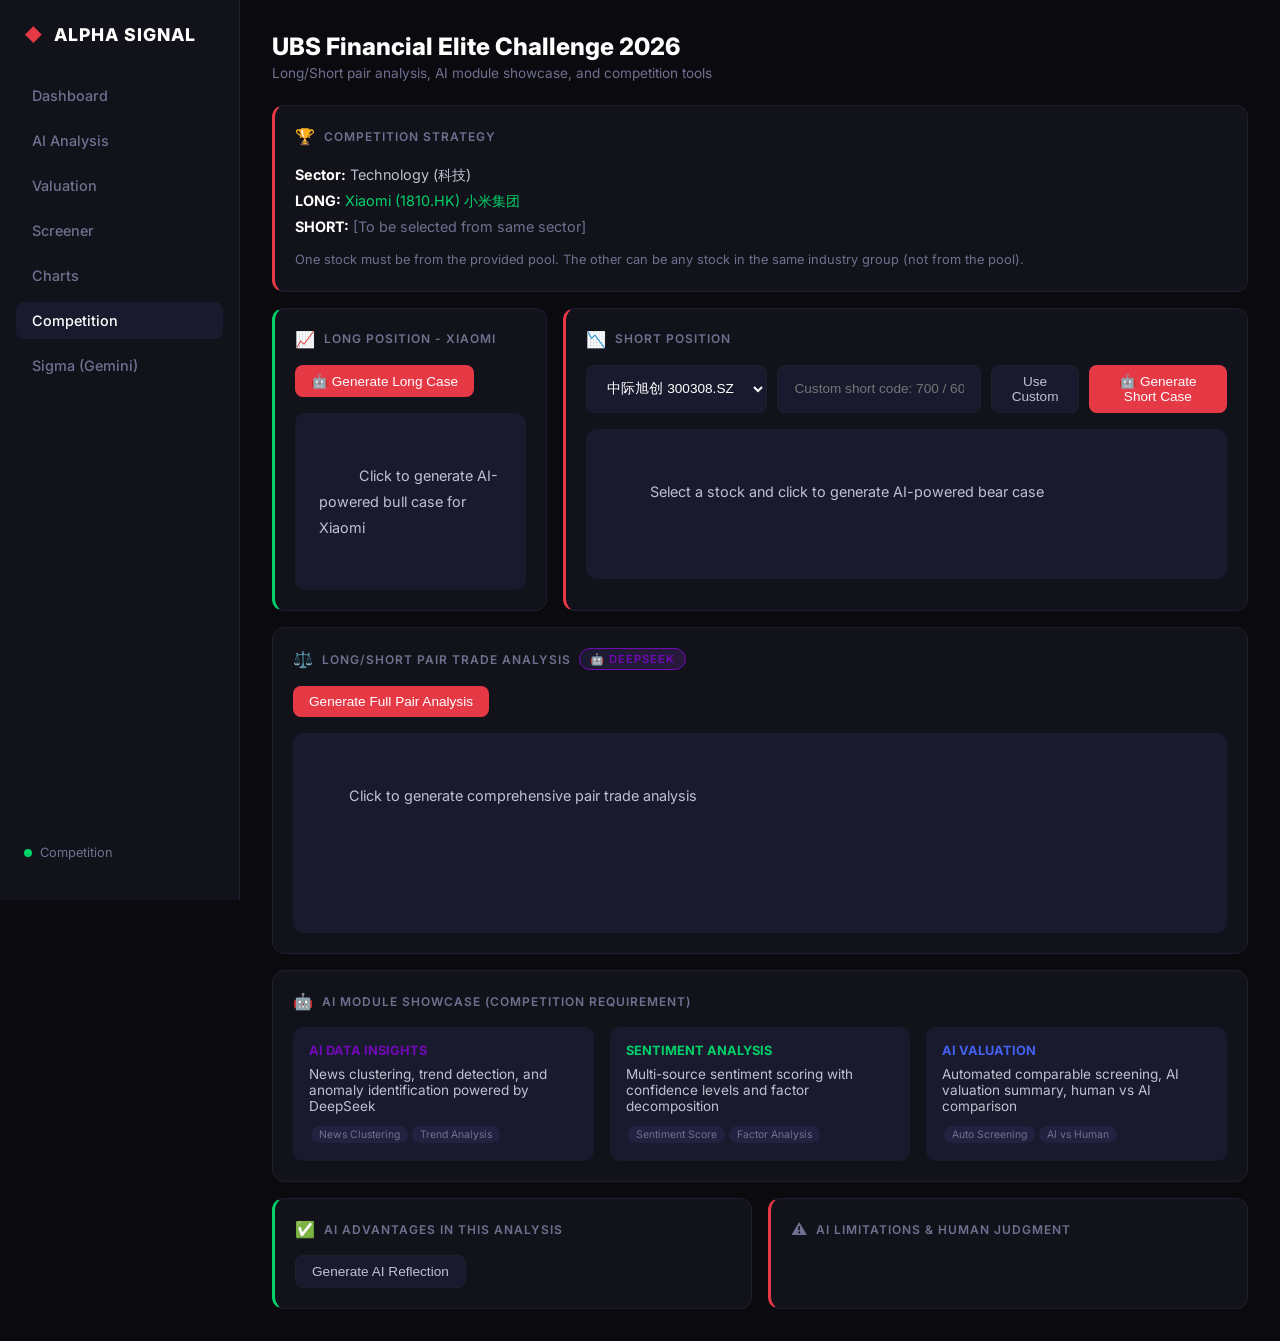
<file: templates/competition.html>
<!DOCTYPE html>
<html lang="en">
<head>
  <meta charset="UTF-8">
  <meta name="viewport" content="width=device-width, initial-scale=1.0">
  <title>Competition Hub | Alpha Signal</title>
  <link rel="stylesheet" href="/static/style.css">
  <link href="https://fonts.googleapis.com/css2?family=Inter:wght@400;500;600;700;800&display=swap" rel="stylesheet">
</head>
<body>
  <nav class="navbar">
    <div class="logo"><span>◆</span> ALPHA SIGNAL</div>
    <ul class="nav-links">
      <li><a href="/">Dashboard</a></li>
      <li><a href="/analysis">AI Analysis</a></li>
      <li><a href="/valuation">Valuation</a></li>
      <li><a href="/screener">Screener</a></li>
      <li><a href="/charts">Charts</a></li>
      <li><a href="/competition" class="active">Competition</a></li>
      <li><a href="/sigma">Sigma (Gemini)</a></li>
    </ul>
    <div class="nav-status"><div class="status-dot"></div><span>Competition</span></div>
  </nav>

  <div class="main-content">
    <div class="page-header">
      <h1>UBS Financial Elite Challenge 2026</h1>
      <p>Long/Short pair analysis, AI module showcase, and competition tools</p>
    </div>

    <!-- Competition Overview -->
    <div class="card" style="margin-bottom:1rem;border-left:3px solid var(--accent-red);">
      <div class="card-title"><span class="icon">🏆</span> Competition Strategy</div>
      <div style="line-height:1.8;font-size:0.9rem;">
        <p><strong style="color:var(--text-primary);">Sector:</strong> Technology (科技)</p>
        <p><strong style="color:var(--text-primary);">LONG:</strong> <span class="up-color">Xiaomi (1810.HK) 小米集团</span></p>
        <p><strong style="color:var(--text-primary);">SHORT:</strong> <span style="color:var(--text-muted);">[To be selected from same sector]</span></p>
        <p style="margin-top:0.5rem;color:var(--text-muted);font-size:0.8rem;">
          One stock must be from the provided pool. The other can be any stock in the same industry group (not from the pool).
        </p>
      </div>
    </div>

    <!-- Long/Short Analysis -->
    <div class="grid-2" style="margin-bottom:1rem;">
      <div class="card" style="border-left:3px solid var(--accent-green);">
        <div class="card-title"><span class="icon">📈</span> LONG Position - Xiaomi</div>
        <div style="display:flex;gap:10px;margin-bottom:1rem;">
          <button class="btn btn-primary" onclick="runLongAnalysis()">🤖 Generate Long Case</button>
        </div>
        <div id="long-analysis" class="briefing-content" style="min-height:150px;">
          Click to generate AI-powered bull case for Xiaomi
        </div>
      </div>

      <div class="card" style="border-left:3px solid var(--accent-red);">
        <div class="card-title"><span class="icon">📉</span> SHORT Position</div>
        <div style="display:flex;gap:10px;margin-bottom:1rem;">
          <select id="short-stock"
            style="background:var(--bg-card);border:1px solid var(--border);color:var(--text-primary);
            padding:8px 16px;border-radius:8px;font-size:0.85rem;">
            <option value="300308.SZ">中际旭创 300308.SZ</option>
            <option value="603501.SS">豪威 603501.SS</option>
          </select>
          <input type="text" id="custom-short" placeholder="Custom short code: 700 / 600519 / 300750"
            style="background:var(--bg-card);border:1px solid var(--border);color:var(--text-primary);
            padding:8px 16px;border-radius:8px;font-size:0.85rem;width:260px;">
          <button class="btn btn-secondary" onclick="useCustomShort()">Use Custom</button>
          <button class="btn btn-primary" onclick="runShortAnalysis()">🤖 Generate Short Case</button>
        </div>
        <div id="short-analysis" class="briefing-content" style="min-height:150px;">
          Select a stock and click to generate AI-powered bear case
        </div>
      </div>
    </div>

    <!-- Pair Trade Analysis -->
    <div class="card" style="margin-bottom:1rem;">
      <div class="card-title"><span class="icon">⚖️</span> Long/Short Pair Trade Analysis <span class="ai-badge">🤖 DeepSeek</span></div>
      <button class="btn btn-primary" onclick="runPairAnalysis()" style="margin-bottom:1rem;">Generate Full Pair Analysis</button>
      <div id="pair-analysis" class="briefing-content" style="min-height:200px;">
        Click to generate comprehensive pair trade analysis
      </div>
    </div>

    <!-- AI Module Showcase -->
    <div class="card" style="margin-bottom:1rem;">
      <div class="card-title"><span class="icon">🤖</span> AI Module Showcase (Competition Requirement)</div>
      <div class="grid-3">
        <div style="background:var(--bg-card);border-radius:10px;padding:1rem;">
          <div style="font-size:0.8rem;color:var(--accent-purple);font-weight:700;margin-bottom:0.5rem;">AI DATA INSIGHTS</div>
          <div style="font-size:0.85rem;color:var(--text-secondary);">News clustering, trend detection, and anomaly identification powered by DeepSeek</div>
          <div style="margin-top:0.5rem;"><span class="keyword-tag">News Clustering</span><span class="keyword-tag">Trend Analysis</span></div>
        </div>
        <div style="background:var(--bg-card);border-radius:10px;padding:1rem;">
          <div style="font-size:0.8rem;color:var(--accent-green);font-weight:700;margin-bottom:0.5rem;">SENTIMENT ANALYSIS</div>
          <div style="font-size:0.85rem;color:var(--text-secondary);">Multi-source sentiment scoring with confidence levels and factor decomposition</div>
          <div style="margin-top:0.5rem;"><span class="keyword-tag">Sentiment Score</span><span class="keyword-tag">Factor Analysis</span></div>
        </div>
        <div style="background:var(--bg-card);border-radius:10px;padding:1rem;">
          <div style="font-size:0.8rem;color:var(--accent-blue);font-weight:700;margin-bottom:0.5rem;">AI VALUATION</div>
          <div style="font-size:0.85rem;color:var(--text-secondary);">Automated comparable screening, AI valuation summary, human vs AI comparison</div>
          <div style="margin-top:0.5rem;"><span class="keyword-tag">Auto Screening</span><span class="keyword-tag">AI vs Human</span></div>
        </div>
      </div>
    </div>

    <!-- AI Advantages & Limitations -->
    <div class="grid-2">
      <div class="card" style="border-left:3px solid var(--accent-green);">
        <div class="card-title"><span class="icon">✅</span> AI Advantages in This Analysis</div>
        <div id="ai-advantages">
          <button class="btn btn-secondary" onclick="generateAIReflection()">Generate AI Reflection</button>
        </div>
      </div>
      <div class="card" style="border-left:3px solid var(--accent-red);">
        <div class="card-title"><span class="icon">⚠️</span> AI Limitations & Human Judgment</div>
        <div id="ai-limitations"></div>
      </div>
    </div>
  </div>

  <script>
    function normalizeTickerInput(raw) {
      const value = (raw || '').trim().toUpperCase();
      if (!value) return value;
      if (value.includes('.') || value.includes('-') || value.includes('=') || value.startsWith('^')) return value;
      if (/[A-Z]/.test(value)) return value;
      const digits = value.replace(/\D/g, '');
      if (!digits) return value;
      if (digits.length <= 4) return `${digits.padStart(4, '0')}.HK`;
      if (digits.length === 6) {
        if (/^(600|601|603|605|688|689)/.test(digits)) return `${digits}.SS`;
        if (/^(000|001|002|003|300|301)/.test(digits)) return `${digits}.SZ`;
        if (/^(430|83|87|920)/.test(digits)) return `${digits}.BJ`;
      }
      return value;
    }

    function useCustomShort() {
      const ticker = normalizeTickerInput(document.getElementById('custom-short').value);
      if (!ticker) return;
      const select = document.getElementById('short-stock');
      const opt = document.createElement('option');
      opt.value = ticker;
      opt.textContent = `Custom ${ticker}`;
      select.appendChild(opt);
      select.value = ticker;
    }

    async function runLongAnalysis() {
      const container = document.getElementById('long-analysis');
      container.textContent = 'Generating AI bull case for Xiaomi...';
      try {
        const resp = await fetch('/api/ai/long-case/1810.HK');
        const data = await resp.json();
        container.textContent = data.result || 'No result';
      } catch (err) {
        container.textContent = `Error: ${err.message}`;
      }
    }

    async function runShortAnalysis() {
      const ticker = document.getElementById('short-stock').value;
      const container = document.getElementById('short-analysis');
      container.textContent = 'Generating AI bear case...';
      try {
        const resp = await fetch(`/api/ai/short-case/${encodeURIComponent(ticker)}`);
        const data = await resp.json();
        container.textContent = data.result || 'No result';
      } catch (err) {
        container.textContent = `Error: ${err.message}`;
      }
    }

    async function runPairAnalysis() {
      const shortTicker = document.getElementById('short-stock').value;
      const container = document.getElementById('pair-analysis');
      container.textContent = 'Generating comprehensive pair trade analysis...';
      try {
        const resp = await fetch(`/api/ai/pair-analysis/1810.HK/${encodeURIComponent(shortTicker)}`);
        const data = await resp.json();
        container.textContent = data.result || 'No result';
      } catch (err) {
        container.textContent = `Error: ${err.message}`;
      }
    }

    async function generateAIReflection() {
      const adv = document.getElementById('ai-advantages');
      const lim = document.getElementById('ai-limitations');
      adv.innerHTML = '<div class="loading"><div class="spinner"></div>Generating...</div>';
      lim.innerHTML = '<div class="loading"><div class="spinner"></div>Generating...</div>';
      try {
        const resp = await fetch('/api/ai/reflection');
        const data = await resp.json();
        adv.innerHTML = `<div style="white-space:pre-wrap;font-size:0.85rem;color:var(--text-secondary);line-height:1.7;">${data.advantages || ''}</div>`;
        lim.innerHTML = `<div style="white-space:pre-wrap;font-size:0.85rem;color:var(--text-secondary);line-height:1.7;">${data.limitations || ''}</div>`;
      } catch (err) {
        adv.innerHTML = `<div style="color:var(--accent-red);">Error: ${err.message}</div>`;
      }
    }
  </script>
</body>
</html>
</file>
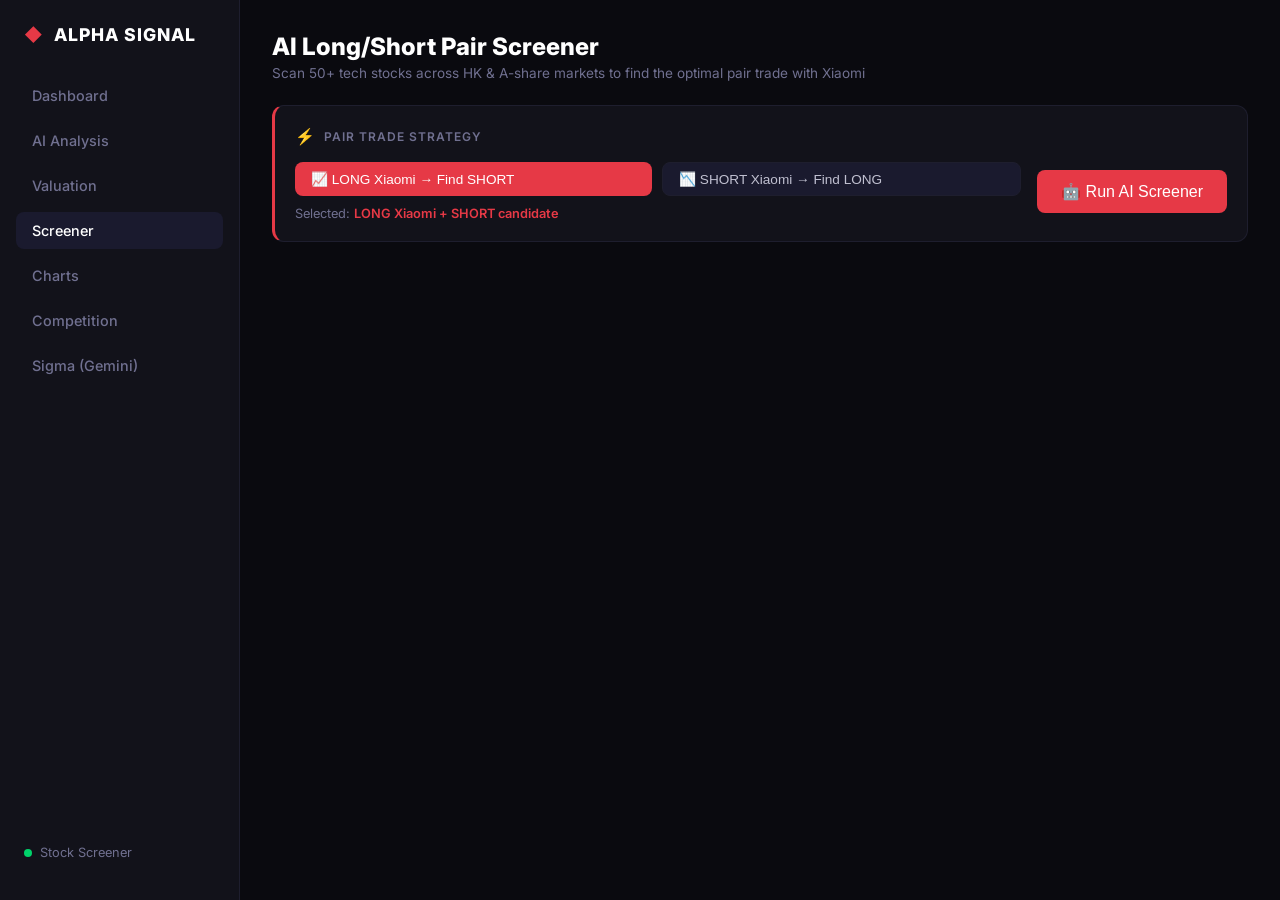
<file: templates/screener.html>
<!DOCTYPE html>
<html lang="en">
<head>
  <meta charset="UTF-8">
  <meta name="viewport" content="width=device-width, initial-scale=1.0">
  <title>AI Stock Screener | Alpha Signal</title>
  <link rel="stylesheet" href="/static/style.css">
  <link href="https://fonts.googleapis.com/css2?family=Inter:wght@400;500;600;700;800&display=swap" rel="stylesheet">
  <script src="https://cdn.plot.ly/plotly-latest.min.js"></script>
</head>
<body>
  <nav class="navbar">
    <div class="logo"><span>◆</span> ALPHA SIGNAL</div>
    <ul class="nav-links">
      <li><a href="/">Dashboard</a></li>
      <li><a href="/analysis">AI Analysis</a></li>
      <li><a href="/valuation">Valuation</a></li>
      <li><a href="/screener" class="active">Screener</a></li>
      <li><a href="/charts">Charts</a></li>
      <li><a href="/competition">Competition</a></li>
      <li><a href="/sigma">Sigma (Gemini)</a></li>
    </ul>
    <div class="nav-status"><div class="status-dot"></div><span>Stock Screener</span></div>
  </nav>

  <div class="main-content">
    <div class="page-header">
      <h1>AI Long/Short Pair Screener</h1>
      <p>Scan 50+ tech stocks across HK & A-share markets to find the optimal pair trade with Xiaomi</p>
    </div>

    <!-- Strategy Selection -->
    <div class="card" style="margin-bottom:1rem;border-left:3px solid var(--accent-red);">
      <div class="card-title"><span class="icon">⚡</span> Pair Trade Strategy</div>
      <div style="display:flex;gap:1rem;flex-wrap:wrap;align-items:center;">
        <div style="flex:1;min-width:300px;">
          <div style="display:flex;gap:10px;">
            <button class="btn btn-primary" id="btn-long-xiaomi" onclick="setDirection('short')" style="flex:1;">
              📈 LONG Xiaomi → Find SHORT
            </button>
            <button class="btn btn-secondary" id="btn-short-xiaomi" onclick="setDirection('long')" style="flex:1;">
              📉 SHORT Xiaomi → Find LONG
            </button>
          </div>
          <div style="margin-top:10px;font-size:0.8rem;color:var(--text-muted);">
            Selected: <span id="strategy-text" style="color:var(--accent-red);font-weight:600;">LONG Xiaomi + SHORT candidate</span>
          </div>
        </div>
        <button class="btn btn-primary" onclick="runScreener()" style="padding:12px 24px;font-size:1rem;">
          🤖 Run AI Screener
        </button>
      </div>
    </div>

    <!-- Progress -->
    <div id="progress-container" style="display:none;" class="card">
      <div class="card-title"><span class="icon">⏳</span> Screening Progress</div>
      <div style="margin-bottom:8px;">
        <div style="background:var(--border);border-radius:4px;height:8px;overflow:hidden;">
          <div id="progress-bar" style="height:100%;background:linear-gradient(90deg,var(--accent-red),var(--accent-purple));width:0%;transition:width 0.3s;"></div>
        </div>
      </div>
      <div id="progress-text" style="font-size:0.85rem;color:var(--text-muted);">Starting screening...</div>
    </div>

    <!-- Results -->
    <div id="results-container" style="display:none;">
      <!-- AI Recommendation -->
      <div class="card" style="margin-bottom:1rem;border-left:3px solid var(--accent-purple);">
        <div class="card-title"><span class="icon">🤖</span> AI Pair Trade Recommendation <span class="ai-badge">🤖 DeepSeek AI</span></div>
        <div id="ai-recommendation" class="briefing-content" style="min-height:200px;"></div>
      </div>

      <div class="grid-2" style="margin-bottom:1rem;">
        <!-- Top Candidates Table -->
        <div class="card">
          <div class="card-title"><span class="icon">🏆</span> Top Candidates (Ranked)</div>
          <div id="candidates-table" style="overflow-x:auto;max-height:500px;overflow-y:auto;"></div>
        </div>

        <!-- Valuation Comparison Chart -->
        <div class="card">
          <div class="card-title"><span class="icon">📊</span> Valuation Comparison</div>
          <div id="valuation-chart" style="height:450px;"></div>
        </div>
      </div>

      <!-- Performance Comparison -->
      <div class="card" style="margin-bottom:1rem;">
        <div class="card-title"><span class="icon">📈</span> Relative Performance vs Xiaomi</div>
        <div id="performance-chart" style="height:400px;"></div>
      </div>

      <!-- Heatmap -->
      <div class="card">
        <div class="card-title"><span class="icon">🔥</span> Metrics Heatmap</div>
        <div id="heatmap-chart" style="height:500px;"></div>
      </div>
    </div>
  </div>

  <script>
    const PLOT_CONFIG = {
      responsive: true,
      displayModeBar: true,
      scrollZoom: true,
      doubleClick: 'reset',
    };

    let currentDirection = 'short';

    function setDirection(dir) {
      currentDirection = dir;
      const longBtn = document.getElementById('btn-long-xiaomi');
      const shortBtn = document.getElementById('btn-short-xiaomi');
      const text = document.getElementById('strategy-text');

      if (dir === 'short') {
        longBtn.className = 'btn btn-primary';
        shortBtn.className = 'btn btn-secondary';
        text.textContent = 'LONG Xiaomi + SHORT candidate';
      } else {
        longBtn.className = 'btn btn-secondary';
        shortBtn.className = 'btn btn-primary';
        text.textContent = 'SHORT Xiaomi + LONG candidate';
      }
    }

    async function runScreener() {
      const progress = document.getElementById('progress-container');
      const results = document.getElementById('results-container');
      progress.style.display = 'block';
      results.style.display = 'none';

      const progressBar = document.getElementById('progress-bar');
      const progressText = document.getElementById('progress-text');

      progressBar.style.width = '5%';
      progressText.textContent = 'Starting AI screening pipeline...';

      try {
        // Simulate progress while waiting
        let pct = 5;
        const interval = setInterval(() => {
          pct = Math.min(pct + 2, 90);
          progressBar.style.width = pct + '%';
          if (pct < 30) progressText.textContent = 'Fetching Xiaomi fundamentals & screening tech stocks...';
          else if (pct < 60) progressText.textContent = 'Analyzing fundamentals & ranking candidates...';
          else if (pct < 85) progressText.textContent = 'Running DeepSeek AI pair trade analysis...';
          else progressText.textContent = 'Generating charts & final report...';
        }, 2000);

        const resp = await fetch(`/api/screener/${currentDirection}`);
        const data = await resp.json();

        clearInterval(interval);
        progressBar.style.width = '100%';
        progressText.textContent = `Done! Screened ${data.total_screened} stocks.`;

        setTimeout(() => {
          progress.style.display = 'none';
          results.style.display = 'block';
          renderResults(data);
        }, 500);
      } catch (err) {
        progressText.textContent = `Error: ${err.message}`;
        progressBar.style.background = 'var(--accent-red)';
      }
    }

    function renderResults(data) {
      // AI Recommendation
      document.getElementById('ai-recommendation').textContent = data.ai_recommendation || 'No recommendation';

      // Candidates Table
      const candidates = data.top_candidates || [];
      let html = `<table class="val-table">
        <tr><th>#</th><th>Stock</th><th>Ticker</th><th>Score</th><th>Price</th><th>PE</th><th>Rev Growth</th><th>3M Mom</th><th>Mkt Cap</th></tr>`;
      candidates.slice(0, 15).forEach((c, i) => {
        const cls = c.pair_score >= 30 ? 'up-color' : c.pair_score >= 15 ? '' : 'down-color';
        html += `<tr>
          <td style="color:var(--accent-red);font-weight:700;">${i+1}</td>
          <td style="color:var(--text-primary);font-weight:600;">${c.cn_name || c.name}</td>
          <td>${c.ticker}</td>
          <td class="${cls}" style="font-weight:700;">${c.pair_score}</td>
          <td>${c.price}</td>
          <td>${c.pe_ratio ? c.pe_ratio.toFixed(1) : 'N/A'}</td>
          <td>${c.revenue_growth ? (c.revenue_growth*100).toFixed(1)+'%' : 'N/A'}</td>
          <td class="${(c.momentum_3m||0) >= 0 ? 'up-color' : 'down-color'}">${c.momentum_3m ? c.momentum_3m.toFixed(1)+'%' : 'N/A'}</td>
          <td>${formatMC(c.market_cap)}</td>
        </tr>`;
      });
      html += '</table>';
      document.getElementById('candidates-table').innerHTML = html;

      // Load charts
      loadScreenerCharts(candidates);
    }

    async function loadScreenerCharts(candidates) {
      try {
        // Performance comparison
        const top5 = candidates.slice(0, 5);
        const tickers = {'小米': '1810.HK'};
        top5.forEach(c => { tickers[c.cn_name || c.name] = c.ticker; });
        const perfResp = await fetch('/api/chart/comparison', {
          method: 'POST',
          headers: {'Content-Type': 'application/json'},
          body: JSON.stringify({tickers}),
        });
        const perfData = await perfResp.json();
        if (perfData.data) Plotly.newPlot('performance-chart', perfData.data, perfData.layout, PLOT_CONFIG);

        // Valuation comparison
        const valResp = await fetch('/api/chart/valuation-compare', {
          method: 'POST',
          headers: {'Content-Type': 'application/json'},
          body: JSON.stringify({stocks: [candidates[0], candidates[1], candidates[2], candidates[3], candidates[4]].filter(Boolean)}),
        });
        const valData = await valResp.json();
        if (valData.data) Plotly.newPlot('valuation-chart', valData.data, valData.layout, PLOT_CONFIG);

        // Heatmap
        const hmResp = await fetch('/api/chart/heatmap', {
          method: 'POST',
          headers: {'Content-Type': 'application/json'},
          body: JSON.stringify({stocks: candidates.slice(0, 10)}),
        });
        const hmData = await hmResp.json();
        if (hmData.data) Plotly.newPlot('heatmap-chart', hmData.data, hmData.layout, PLOT_CONFIG);
      } catch (err) {
        console.error('Chart error:', err);
      }
    }

    function formatMC(val) {
      if (!val) return 'N/A';
      if (val >= 1e12) return (val/1e12).toFixed(1) + 'T';
      if (val >= 1e9) return (val/1e9).toFixed(1) + 'B';
      if (val >= 1e6) return (val/1e6).toFixed(0) + 'M';
      return val.toString();
    }
  </script>
</body>
</html>
</file>
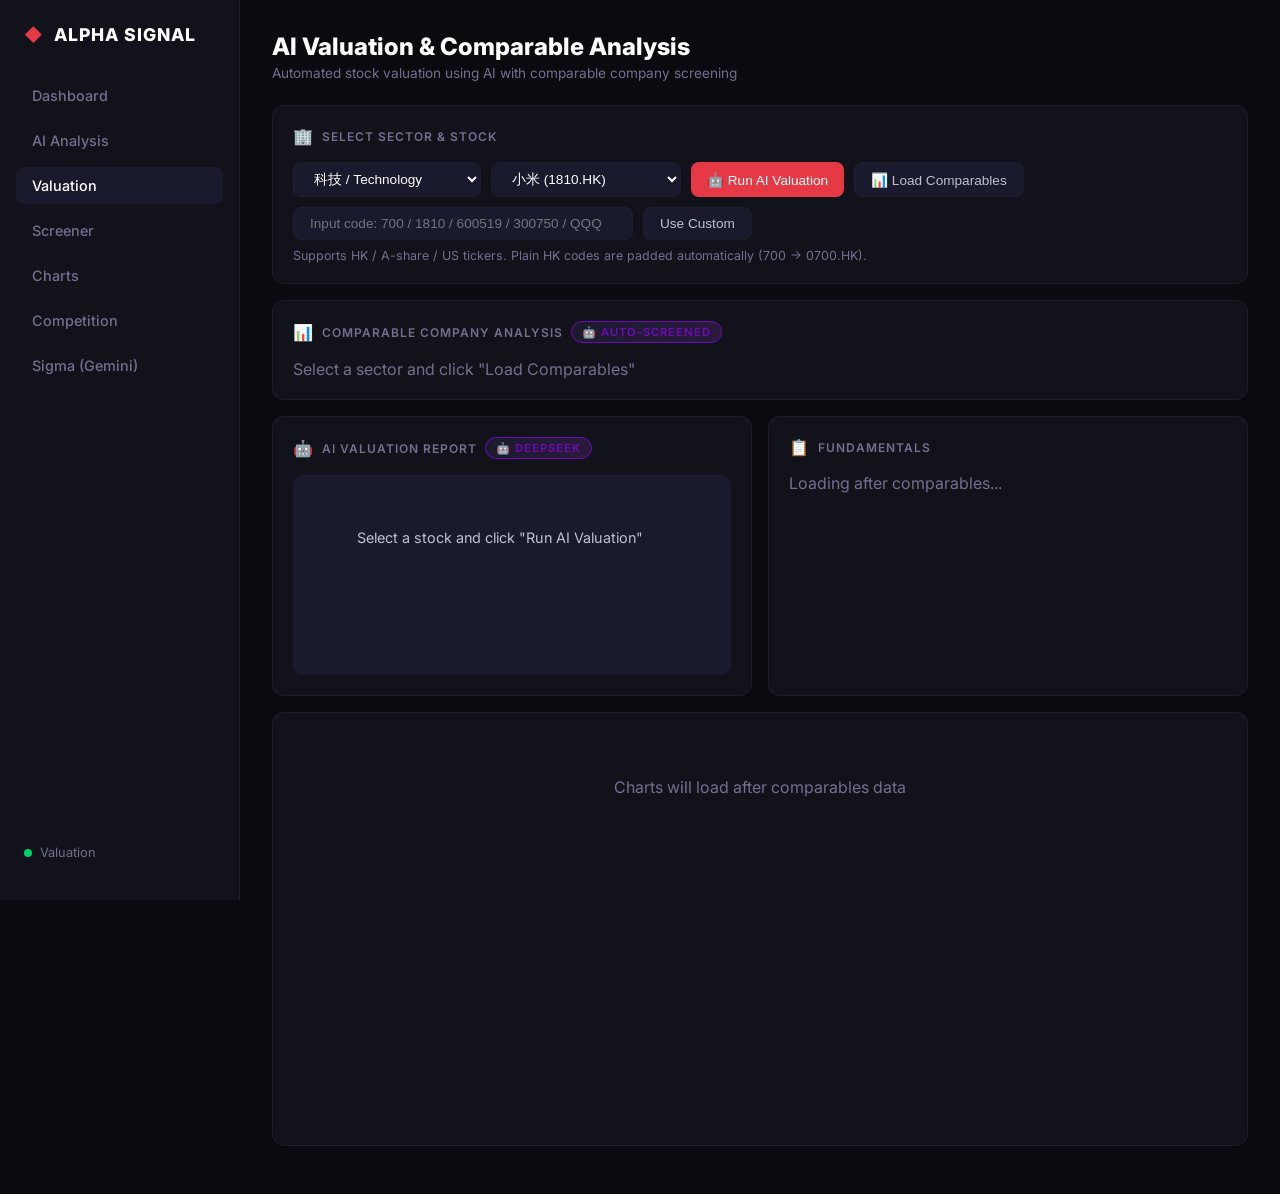
<file: templates/valuation.html>
<!DOCTYPE html>
<html lang="en">
<head>
  <meta charset="UTF-8">
  <meta name="viewport" content="width=device-width, initial-scale=1.0">
  <title>AI Valuation | Alpha Signal</title>
  <link rel="stylesheet" href="/static/style.css">
  <link href="https://fonts.googleapis.com/css2?family=Inter:wght@400;500;600;700;800&display=swap" rel="stylesheet">
  <script src="https://cdn.plot.ly/plotly-latest.min.js"></script>
</head>
<body>
  <nav class="navbar">
    <div class="logo"><span>◆</span> ALPHA SIGNAL</div>
    <ul class="nav-links">
      <li><a href="/">Dashboard</a></li>
      <li><a href="/analysis">AI Analysis</a></li>
      <li><a href="/valuation" class="active">Valuation</a></li>
      <li><a href="/screener">Screener</a></li>
      <li><a href="/charts">Charts</a></li>
      <li><a href="/competition">Competition</a></li>
      <li><a href="/sigma">Sigma (Gemini)</a></li>
    </ul>
    <div class="nav-status"><div class="status-dot"></div><span>Valuation</span></div>
  </nav>

  <div class="main-content">
    <div class="page-header">
      <h1>AI Valuation & Comparable Analysis</h1>
      <p>Automated stock valuation using AI with comparable company screening</p>
    </div>

    <!-- Sector Selection -->
    <div class="card" style="margin-bottom:1rem;">
      <div class="card-title"><span class="icon">🏢</span> Select Sector & Stock</div>
      <div style="display:flex;gap:10px;flex-wrap:wrap;">
        <select id="sector-select" onchange="loadSectorData()"
          style="background:var(--bg-card);border:1px solid var(--border);color:var(--text-primary);
          padding:8px 16px;border-radius:8px;font-size:0.85rem;">
          <option value="科技">科技 / Technology</option>
          <option value="消费">消费 / Consumer</option>
          <option value="工业">工业 / Industrial</option>
          <option value="医疗健康">医疗健康 / Healthcare</option>
          <option value="能源">能源 / Energy</option>
        </select>
        <select id="stock-select"
          style="background:var(--bg-card);border:1px solid var(--border);color:var(--text-primary);
          padding:8px 16px;border-radius:8px;font-size:0.85rem;">
        </select>
        <button class="btn btn-primary" onclick="runValuation()">🤖 Run AI Valuation</button>
        <button class="btn btn-secondary" onclick="loadComparables()">📊 Load Comparables</button>
        <input type="text" id="custom-ticker" placeholder="Input code: 700 / 1810 / 600519 / 300750 / QQQ"
          style="background:var(--bg-card);border:1px solid var(--border);color:var(--text-primary);
          padding:8px 16px;border-radius:8px;font-size:0.85rem;width:340px;">
        <button class="btn btn-secondary" onclick="useCustomTicker()">Use Custom</button>
      </div>
      <p style="color:var(--text-muted);font-size:0.78rem;margin-top:8px;">
        Supports HK / A-share / US tickers. Plain HK codes are padded automatically (700 → 0700.HK).
      </p>
    </div>

    <!-- Comparable Company Table -->
    <div class="card" style="margin-bottom:1rem;">
      <div class="card-title"><span class="icon">📊</span> Comparable Company Analysis <span class="ai-badge">🤖 Auto-Screened</span></div>
      <div id="comp-table" style="overflow-x:auto;">
        <p style="color:var(--text-muted);">Select a sector and click "Load Comparables"</p>
      </div>
    </div>

    <div class="grid-2">
      <!-- AI Valuation -->
      <div class="card">
        <div class="card-title"><span class="icon">🤖</span> AI Valuation Report <span class="ai-badge">🤖 DeepSeek</span></div>
        <div id="valuation-result" class="briefing-content" style="min-height:200px;">
          Select a stock and click "Run AI Valuation"
        </div>
      </div>

      <!-- Fundamentals -->
      <div class="card">
        <div class="card-title"><span class="icon">📋</span> Fundamentals</div>
        <div id="fundamentals-table">
          <p style="color:var(--text-muted);">Loading after comparables...</p>
        </div>
      </div>
    </div>

    <!-- Valuation Chart -->
    <div class="chart-container" style="margin-top:1rem;">
      <div id="valuation-chart" style="height:400px;">
        <p style="color:var(--text-muted);text-align:center;padding:3rem;">Charts will load after comparables data</p>
      </div>
    </div>
  </div>

  <script>
    const PLOT_CONFIG = {
      responsive: true,
      displayModeBar: true,
      scrollZoom: true,
      doubleClick: 'reset',
    };

    const sectorStocks = {
      "科技": {"小米": "1810.HK", "中际旭创": "300308.SZ", "豪威": "603501.SS"},
      "消费": {"石头科技": "688169.SS", "泡泡玛特": "9992.HK", "名创优品": "9896.HK"},
      "工业": {"宁德时代": "300750.SZ", "比亚迪": "002594.SZ", "三一重工": "600031.SS"},
      "医疗健康": {"百济神州": "688235.SS", "微创机器人": "2252.HK", "爱尔眼科": "300015.SZ"},
      "能源": {"思源电气": "002028.SZ", "东方电气": "600875.SS", "杰瑞股份": "002353.SZ"}
    };

    function normalizeTickerInput(raw) {
      const value = (raw || '').trim().toUpperCase();
      if (!value) return value;
      if (value.includes('.') || value.includes('-') || value.includes('=') || value.startsWith('^')) return value;
      if (/[A-Z]/.test(value)) return value;
      const digits = value.replace(/\D/g, '');
      if (!digits) return value;
      if (digits.length <= 4) return `${digits.padStart(4, '0')}.HK`;
      if (digits.length === 6) {
        if (/^(600|601|603|605|688|689)/.test(digits)) return `${digits}.SS`;
        if (/^(000|001|002|003|300|301)/.test(digits)) return `${digits}.SZ`;
        if (/^(430|83|87|920)/.test(digits)) return `${digits}.BJ`;
      }
      return value;
    }

    function useCustomTicker() {
      const ticker = normalizeTickerInput(document.getElementById('custom-ticker').value);
      if (!ticker) return;
      const stockSelect = document.getElementById('stock-select');
      const opt = document.createElement('option');
      opt.value = ticker;
      opt.textContent = `Custom (${ticker})`;
      stockSelect.appendChild(opt);
      stockSelect.value = ticker;
      runValuation();
    }

    function loadSectorData() {
      const sector = document.getElementById('sector-select').value;
      const stockSelect = document.getElementById('stock-select');
      stockSelect.innerHTML = '';
      for (const [name, ticker] of Object.entries(sectorStocks[sector])) {
        stockSelect.innerHTML += `<option value="${ticker}">${name} (${ticker})</option>`;
      }
    }

    async function loadComparables() {
      const sector = document.getElementById('sector-select').value;
      const container = document.getElementById('comp-table');
      container.innerHTML = '<div class="loading"><div class="spinner"></div>Loading comparable companies...</div>';
      try {
        const resp = await fetch(`/api/comparables/${encodeURIComponent(sector)}`);
        const data = await resp.json();
        if (data.error) {
          container.innerHTML = `<div style="color:var(--accent-red);">${data.error}</div>`;
          return;
        }
        let html = `<table class="val-table">
          <tr><th>Company</th><th>Ticker</th><th>Price</th><th>P/E</th><th>P/B</th><th>Market Cap</th><th>Change %</th></tr>`;
        for (const [name, d] of Object.entries(data)) {
          if (d.error) continue;
          const cls = (d.change_pct || 0) >= 0 ? 'up-color' : 'down-color';
          html += `<tr>
            <td style="color:var(--text-primary);font-weight:600;">${name}</td>
            <td>${d.ticker}</td>
            <td>${d.price || 'N/A'}</td>
            <td>${typeof d.pe_ratio === 'number' ? d.pe_ratio.toFixed(1) : 'N/A'}</td>
            <td>${typeof d['52w_high'] === 'number' ? d['52w_high'].toFixed(1) : 'N/A'}</td>
            <td>${formatMarketCap(d.market_cap)}</td>
            <td class="${cls}">${d.change_pct !== undefined ? d.change_pct.toFixed(2) + '%' : 'N/A'}</td>
          </tr>`;
        }
        html += '</table>';
        container.innerHTML = html;
        renderValuationChart(data);
      } catch (err) {
        container.innerHTML = `<div style="color:var(--accent-red);">Error: ${err.message}</div>`;
      }
    }

    async function runValuation() {
      const ticker = document.getElementById('stock-select').value;
      if (!ticker) return;
      const container = document.getElementById('valuation-result');
      container.textContent = 'Running AI valuation analysis...';
      try {
        const resp = await fetch(`/api/ai/valuation/${encodeURIComponent(ticker)}`);
        const data = await resp.json();
        container.textContent = data.result || 'No result';

        if (data.fundamentals) {
          renderFundamentals(data.fundamentals);
        }
      } catch (err) {
        container.textContent = `Error: ${err.message}`;
      }
    }

    function renderFundamentals(f) {
      const container = document.getElementById('fundamentals-table');
      const rows = [
        ['Market Cap', formatMarketCap(f.market_cap)],
        ['P/E Ratio', f.pe_ratio],
        ['Forward P/E', f.forward_pe],
        ['P/B Ratio', f.pb_ratio],
        ['P/S Ratio', f.ps_ratio],
        ['EV/EBITDA', f.ev_ebitda],
        ['Revenue Growth', typeof f.revenue_growth === 'number' ? (f.revenue_growth * 100).toFixed(1) + '%' : 'N/A'],
        ['Gross Margin', typeof f.gross_margins === 'number' ? (f.gross_margins * 100).toFixed(1) + '%' : 'N/A'],
        ['Operating Margin', typeof f.operating_margins === 'number' ? (f.operating_margins * 100).toFixed(1) + '%' : 'N/A'],
        ['ROE', typeof f.roe === 'number' ? (f.roe * 100).toFixed(1) + '%' : 'N/A'],
        ['D/E Ratio', f.debt_to_equity],
        ['Beta', f.beta],
        ['Analyst Target', f.analyst_target],
        ['Recommendation', f.recommendation],
      ];
      let html = '<table class="val-table">';
      rows.forEach(([label, val]) => {
        html += `<tr><td style="color:var(--text-muted);">${label}</td><td style="color:var(--text-primary);font-weight:600;">${val || 'N/A'}</td></tr>`;
      });
      html += '</table>';
      container.innerHTML = html;
    }

    function renderValuationChart(data) {
      const names = [];
      const pe_values = [];
      const prices = [];
      for (const [name, d] of Object.entries(data)) {
        if (d.error) continue;
        names.push(name);
        pe_values.push(typeof d.pe_ratio === 'number' ? d.pe_ratio : 0);
        prices.push(d.price || 0);
      }

      const trace = {
        x: names,
        y: pe_values,
        type: 'bar',
        marker: {color: pe_values.map(v => v > 30 ? '#e63946' : v > 15 ? '#ffd60a' : '#00d26a')},
        text: pe_values.map(v => v.toFixed(1)),
        textposition: 'outside',
        textfont: {color: '#c0c0d0'},
      };

      const layout = {
        title: {text: 'P/E Ratio Comparison', font: {color: '#fff', size: 14}},
        paper_bgcolor: '#12121a',
        plot_bgcolor: '#12121a',
        font: {color: '#707090'},
        xaxis: {gridcolor: '#1e1e2e'},
        yaxis: {gridcolor: '#1e1e2e', title: 'P/E Ratio'},
        margin: {l: 50, r: 20, t: 40, b: 80},
      };

      Plotly.newPlot('valuation-chart', [trace], layout, PLOT_CONFIG);
    }

    function formatMarketCap(val) {
      if (!val || val === 'N/A') return 'N/A';
      if (val >= 1e12) return (val/1e12).toFixed(2) + 'T';
      if (val >= 1e9) return (val/1e9).toFixed(2) + 'B';
      if (val >= 1e6) return (val/1e6).toFixed(2) + 'M';
      return val.toString();
    }

    loadSectorData();
  </script>
</body>
</html>
</file>
<file: static/style.css>
/* Alpha Signal - Financial Intelligence Dashboard */
:root {
  --bg-primary: #0a0a0f;
  --bg-secondary: #12121a;
  --bg-card: #1a1a2e;
  --bg-hover: #222240;
  --border: #1e1e2e;
  --border-light: #2a2a3a;
  --text-primary: #ffffff;
  --text-secondary: #c0c0d0;
  --text-muted: #707090;
  --accent-red: #e63946;
  --accent-green: #00d26a;
  --accent-blue: #4361ee;
  --accent-yellow: #ffd60a;
  --accent-purple: #7209b7;
}

* { margin: 0; padding: 0; box-sizing: border-box; }

body {
  font-family: 'Inter', 'Segoe UI', -apple-system, BlinkMacSystemFont, sans-serif;
  background: var(--bg-primary);
  color: var(--text-secondary);
  min-height: 100vh;
  display: flex;
}

/* Sidebar Navigation */
.navbar {
  position: fixed;
  top: 0;
  left: 0;
  width: 240px;
  height: 100vh;
  background: var(--bg-secondary);
  border-right: 1px solid var(--border);
  padding: 1.5rem 1rem;
  z-index: 1000;
  transition: transform 0.3s ease;
  display: flex;
  flex-direction: column;
}

.navbar .logo {
  font-size: 1.1rem;
  font-weight: 800;
  color: var(--text-primary);
  letter-spacing: 1px;
  display: flex;
  align-items: center;
  gap: 10px;
  margin-bottom: 2rem;
  padding: 0 0.5rem;
}

.navbar .logo span {
  color: var(--accent-red);
}

.nav-links {
  display: flex;
  flex-direction: column;
  gap: 8px;
  list-style: none;
  flex: 1;
}

.nav-links a {
  color: var(--text-muted);
  text-decoration: none;
  padding: 10px 16px;
  border-radius: 8px;
  font-size: 0.9rem;
  font-weight: 500;
  transition: all 0.2s;
  display: flex;
  align-items: center;
  gap: 10px;
}

.nav-links a:hover, .nav-links a.active {
  color: var(--text-primary);
  background: var(--bg-card);
}

.nav-status {
  display: flex;
  align-items: center;
  gap: 8px;
  font-size: 0.8rem;
  color: var(--text-muted);
  padding: 1rem 0.5rem;
}

.status-dot {
  width: 8px;
  height: 8px;
  border-radius: 50%;
  background: var(--accent-green);
  animation: pulse 2s infinite;
}

@keyframes pulse {
  0%, 100% { opacity: 1; }
  50% { opacity: 0.5; }
}

/* Main Layout */
.main-content {
  padding: 2rem;
  margin-left: 240px;
  flex: 1;
  max-width: 1200px;
  width: calc(100% - 240px);
}

/* Mobile Header */
.mobile-header {
  display: none;
}

.overlay {
  display: none;
}

.close-btn {
  display: none;
  background: none;
  border: none;
  color: var(--text-primary);
  font-size: 1.5rem;
  cursor: pointer;
}

/* Grid Layouts */
.grid-2 { display: grid; grid-template-columns: 1fr 1fr; gap: 1rem; }
.grid-3 { display: grid; grid-template-columns: 1fr 1fr 1fr; gap: 1rem; }
.grid-4 { display: grid; grid-template-columns: repeat(4, 1fr); gap: 1rem; }

/* Cards */
.card {
  background: var(--bg-secondary);
  border: 1px solid var(--border);
  border-radius: 12px;
  padding: 1.25rem;
  transition: border-color 0.2s;
}

.card:hover {
  border-color: var(--border-light);
}

.card-title {
  font-size: 0.75rem;
  font-weight: 600;
  color: var(--text-muted);
  text-transform: uppercase;
  letter-spacing: 1px;
  margin-bottom: 1rem;
  display: flex;
  align-items: center;
  gap: 8px;
}

.card-title .icon {
  font-size: 1rem;
}

/* Stock Cards */
.stock-card {
  background: var(--bg-secondary);
  border: 1px solid var(--border);
  border-radius: 12px;
  padding: 1.25rem;
  border-left: 3px solid var(--border-light);
  transition: all 0.2s;
}

.stock-card:hover {
  border-color: var(--border-light);
  transform: translateY(-1px);
}

.stock-card.up { border-left-color: var(--accent-green); }
.stock-card.down { border-left-color: var(--accent-red); }

.stock-header {
  display: flex;
  justify-content: space-between;
  align-items: flex-start;
  margin-bottom: 0.5rem;
}

.stock-name {
  font-size: 1rem;
  font-weight: 700;
  color: var(--text-primary);
}

.stock-ticker {
  font-size: 0.75rem;
  color: var(--text-muted);
}

.stock-price {
  font-size: 1.8rem;
  font-weight: 800;
  margin: 0.25rem 0;
}

.stock-change {
  font-size: 0.9rem;
  font-weight: 600;
  display: flex;
  align-items: center;
  gap: 4px;
}

.up-color { color: var(--accent-green); }
.down-color { color: var(--accent-red); }

.stock-meta {
  display: flex;
  gap: 1rem;
  margin-top: 0.75rem;
  font-size: 0.75rem;
  color: var(--text-muted);
}

/* Index Strip */
.index-strip {
  display: flex;
  gap: 0.5rem;
  overflow-x: auto;
  padding: 0.5rem 0;
}

.index-badge {
  background: var(--bg-card);
  border: 1px solid var(--border);
  border-radius: 8px;
  padding: 0.5rem 1rem;
  min-width: 150px;
  flex-shrink: 0;
}

.index-badge .name {
  font-size: 0.7rem;
  color: var(--text-muted);
  text-transform: uppercase;
}

.index-badge .value {
  font-size: 1.1rem;
  font-weight: 700;
  color: var(--text-primary);
}

.index-badge .change {
  font-size: 0.8rem;
  font-weight: 600;
}

/* Sentiment */
.sentiment-card {
  background: var(--bg-card);
  border-radius: 10px;
  padding: 1rem;
  margin-bottom: 0.75rem;
}

.sentiment-header {
  display: flex;
  justify-content: space-between;
  align-items: center;
  margin-bottom: 0.5rem;
}

.sentiment-label {
  font-weight: 600;
  color: var(--text-primary);
  font-size: 0.9rem;
}

.sentiment-badge {
  padding: 3px 12px;
  border-radius: 20px;
  font-size: 0.7rem;
  font-weight: 700;
  text-transform: uppercase;
  letter-spacing: 0.5px;
}

.badge-bullish { background: #0a2e1a; color: var(--accent-green); }
.badge-bearish { background: #2e0a0f; color: var(--accent-red); }
.badge-neutral { background: #2e2a0a; color: var(--accent-yellow); }
.badge-mixed { background: #1a1a2e; color: var(--accent-purple); }

.sentiment-bar {
  height: 6px;
  background: var(--border);
  border-radius: 3px;
  overflow: hidden;
  margin: 8px 0;
}

.sentiment-fill {
  height: 100%;
  border-radius: 3px;
  transition: width 0.5s ease;
}

.fill-bullish { background: linear-gradient(90deg, #00d26a, #00ff88); }
.fill-bearish { background: linear-gradient(90deg, #e63946, #ff6b6b); }
.fill-neutral { background: linear-gradient(90deg, #ffd60a, #ffed4a); }

/* News */
.news-item {
  padding: 0.75rem 0;
  border-bottom: 1px solid var(--border);
  transition: background 0.15s;
}

.news-item:last-child { border-bottom: none; }

.news-item:hover {
  background: var(--bg-card);
  margin: 0 -0.5rem;
  padding: 0.75rem 0.5rem;
  border-radius: 8px;
}

.news-title {
  color: var(--text-secondary);
  text-decoration: none;
  font-size: 0.9rem;
  font-weight: 500;
  line-height: 1.4;
  display: block;
}

.news-title:hover { color: var(--accent-red); }

.news-meta {
  display: flex;
  align-items: center;
  gap: 8px;
  margin-top: 4px;
  font-size: 0.7rem;
  color: var(--text-muted);
}

.keyword-tag {
  display: inline-block;
  background: var(--bg-hover);
  color: var(--text-muted);
  padding: 2px 8px;
  border-radius: 10px;
  font-size: 0.65rem;
  margin: 2px;
}

/* Briefing */
.briefing-content {
  background: var(--bg-card);
  border-radius: 10px;
  padding: 1.5rem;
  line-height: 1.8;
  font-size: 0.9rem;
  color: var(--text-secondary);
  white-space: pre-wrap;
  max-height: 600px;
  overflow-y: auto;
}

.briefing-content::-webkit-scrollbar {
  width: 6px;
}

.briefing-content::-webkit-scrollbar-track {
  background: var(--bg-card);
}

.briefing-content::-webkit-scrollbar-thumb {
  background: var(--border-light);
  border-radius: 3px;
}

/* Charts container */
.chart-container {
  background: var(--bg-secondary);
  border: 1px solid var(--border);
  border-radius: 12px;
  padding: 1rem;
  margin-bottom: 1rem;
}

.chart-container .js-plotly-plot,
.chart-container .plot-container,
.chart-container .svg-container {
  touch-action: none;
}

/* Valuation Table */
.val-table {
  width: 100%;
  border-collapse: collapse;
}

.val-table th {
  text-align: left;
  padding: 8px 12px;
  font-size: 0.7rem;
  color: var(--text-muted);
  text-transform: uppercase;
  letter-spacing: 0.5px;
  border-bottom: 1px solid var(--border);
}

.val-table td {
  padding: 10px 12px;
  font-size: 0.85rem;
  border-bottom: 1px solid var(--border);
  color: var(--text-secondary);
}

.val-table tr:hover td {
  background: var(--bg-card);
}

/* Buttons */
.btn {
  display: inline-flex;
  align-items: center;
  gap: 6px;
  padding: 8px 16px;
  border-radius: 8px;
  font-size: 0.85rem;
  font-weight: 500;
  border: none;
  cursor: pointer;
  transition: all 0.2s;
  text-decoration: none;
}

.btn-primary {
  background: var(--accent-red);
  color: white;
}

.btn-primary:hover { background: #c5303c; }

.btn-secondary {
  background: var(--bg-card);
  color: var(--text-secondary);
  border: 1px solid var(--border);
}

.btn-secondary:hover { background: var(--bg-hover); }

/* Section */
.section-header {
  display: flex;
  justify-content: space-between;
  align-items: center;
  margin: 1.5rem 0 1rem;
}

.section-title {
  font-size: 1.1rem;
  font-weight: 700;
  color: var(--text-primary);
  display: flex;
  align-items: center;
  gap: 8px;
}

/* Loading */
.loading {
  display: flex;
  justify-content: center;
  align-items: center;
  padding: 3rem;
  color: var(--text-muted);
}

.spinner {
  width: 20px;
  height: 20px;
  border: 2px solid var(--border);
  border-top: 2px solid var(--accent-red);
  border-radius: 50%;
  animation: spin 1s linear infinite;
  margin-right: 10px;
}

@keyframes spin {
  to { transform: rotate(360deg); }
}

/* AI Module Badge */
.ai-badge {
  display: inline-flex;
  align-items: center;
  gap: 4px;
  background: linear-gradient(135deg, #1a1a2e, #2a1a3e);
  border: 1px solid var(--accent-purple);
  color: var(--accent-purple);
  padding: 3px 10px;
  border-radius: 12px;
  font-size: 0.7rem;
  font-weight: 600;
}

/* Responsive */
@media (max-width: 1200px) {
  .grid-4 { grid-template-columns: repeat(2, 1fr); }
  .grid-3 { grid-template-columns: 1fr 1fr; }
}

@media (max-width: 900px) {
  .grid-4, .grid-3, .grid-2 {
    grid-template-columns: 1fr;
  }
  .navbar { transform: translateX(-100%); }
  .navbar.open { transform: translateX(0); }
  .main-content { margin-left: 0; padding: 1rem; margin-top: 60px; width: 100%; }
  
  .mobile-header {
    display: flex;
    position: fixed;
    top: 0;
    left: 0;
    width: 100%;
    height: 60px;
    background: var(--bg-secondary);
    border-bottom: 1px solid var(--border);
    align-items: center;
    justify-content: space-between;
    padding: 0 1rem;
    z-index: 999;
  }
  
  .menu-btn {
    background: none;
    border: none;
    color: var(--text-primary);
    font-size: 1.5rem;
    cursor: pointer;
  }
  
  .close-btn { display: block; }
  
  .overlay.open {
    display: block;
    position: fixed;
    top: 0;
    left: 0;
    width: 100%;
    height: 100vh;
    background: rgba(0,0,0,0.5);
    z-index: 998;
  }
}

/* Tab system */
.tabs {
  display: flex;
  gap: 4px;
  margin-bottom: 1rem;
  border-bottom: 1px solid var(--border);
  padding-bottom: 4px;
}

.tab-btn {
  background: none;
  border: none;
  color: var(--text-muted);
  padding: 8px 16px;
  font-size: 0.85rem;
  cursor: pointer;
  border-bottom: 2px solid transparent;
  transition: all 0.2s;
}

.tab-btn:hover { color: var(--text-secondary); }
.tab-btn.active {
  color: var(--accent-red);
  border-bottom-color: var(--accent-red);
}

.tab-content { display: none; }
.tab-content.active { display: block; }

/* Page header */
.page-header {
  margin-bottom: 1.5rem;
}

.page-header h1 {
  font-size: 1.5rem;
  font-weight: 800;
  color: var(--text-primary);
  margin-bottom: 0.25rem;
}

.page-header p {
  color: var(--text-muted);
  font-size: 0.85rem;
}
</file>
